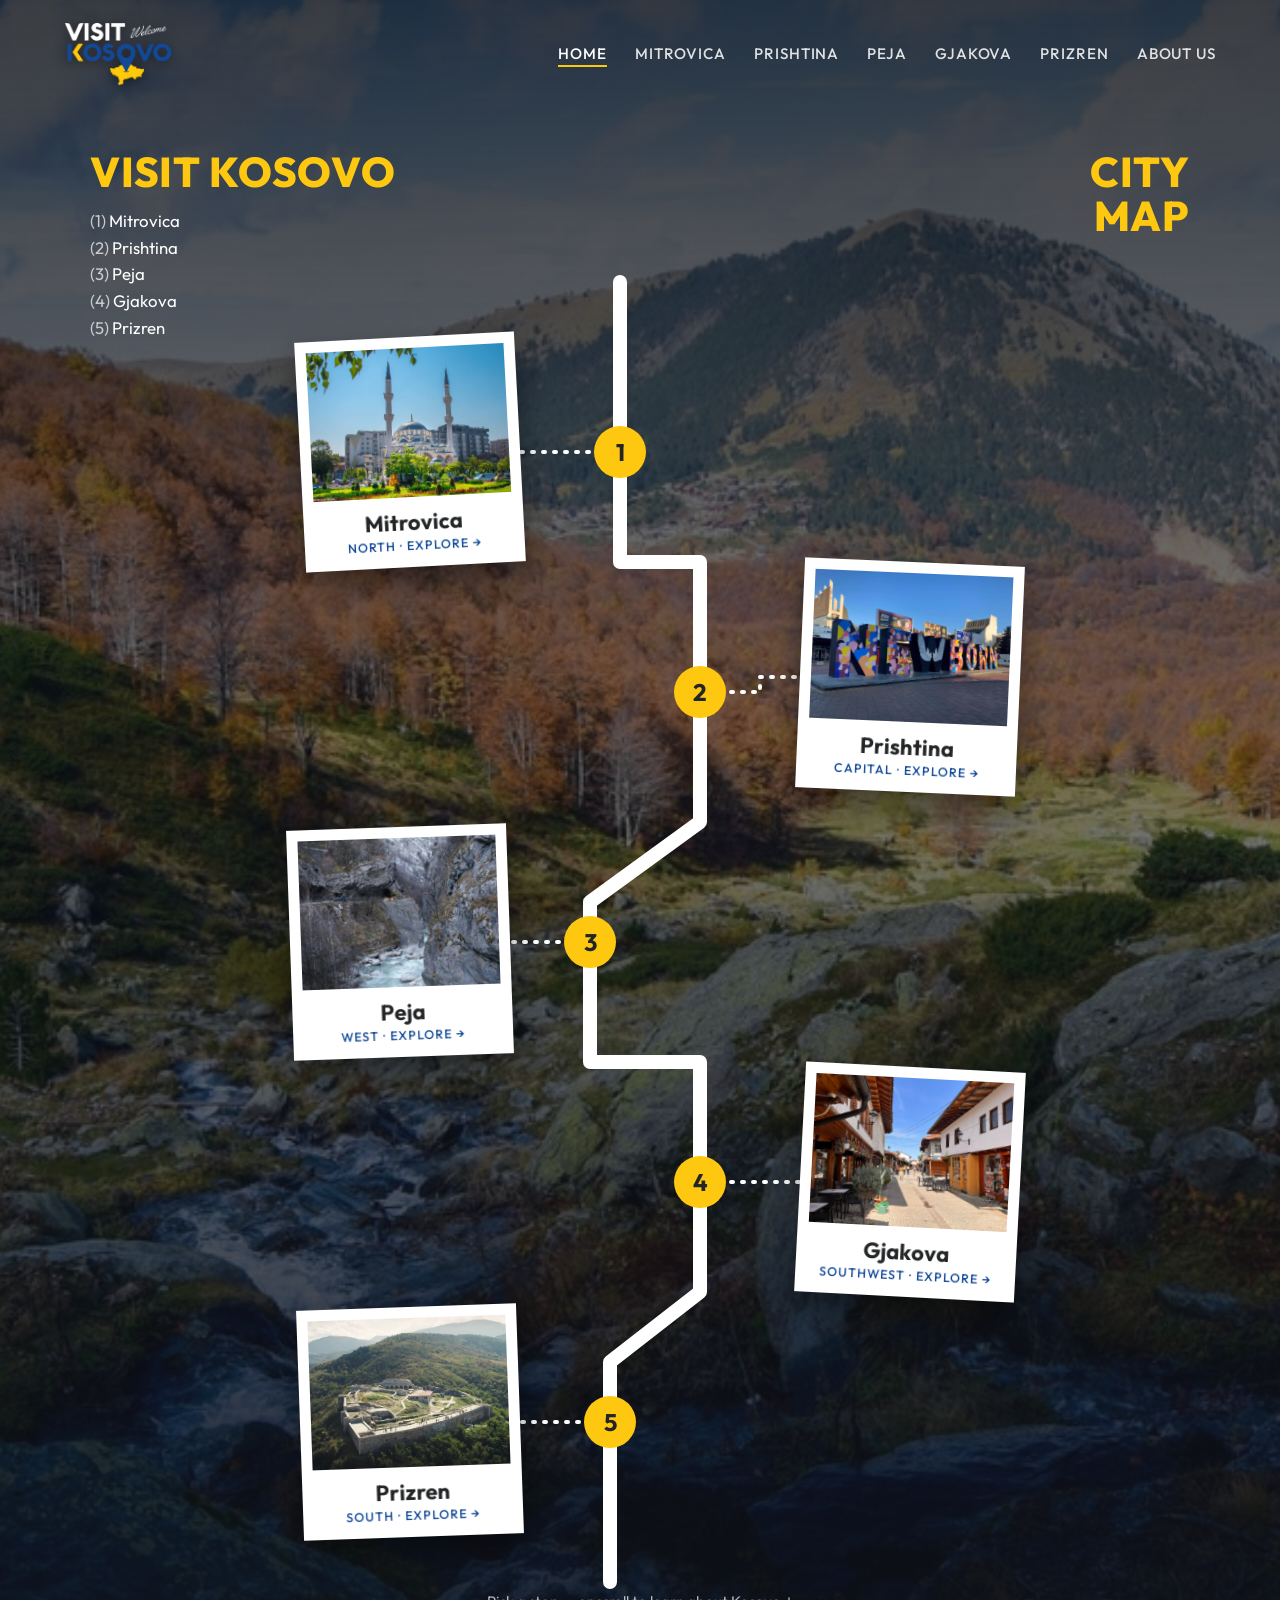
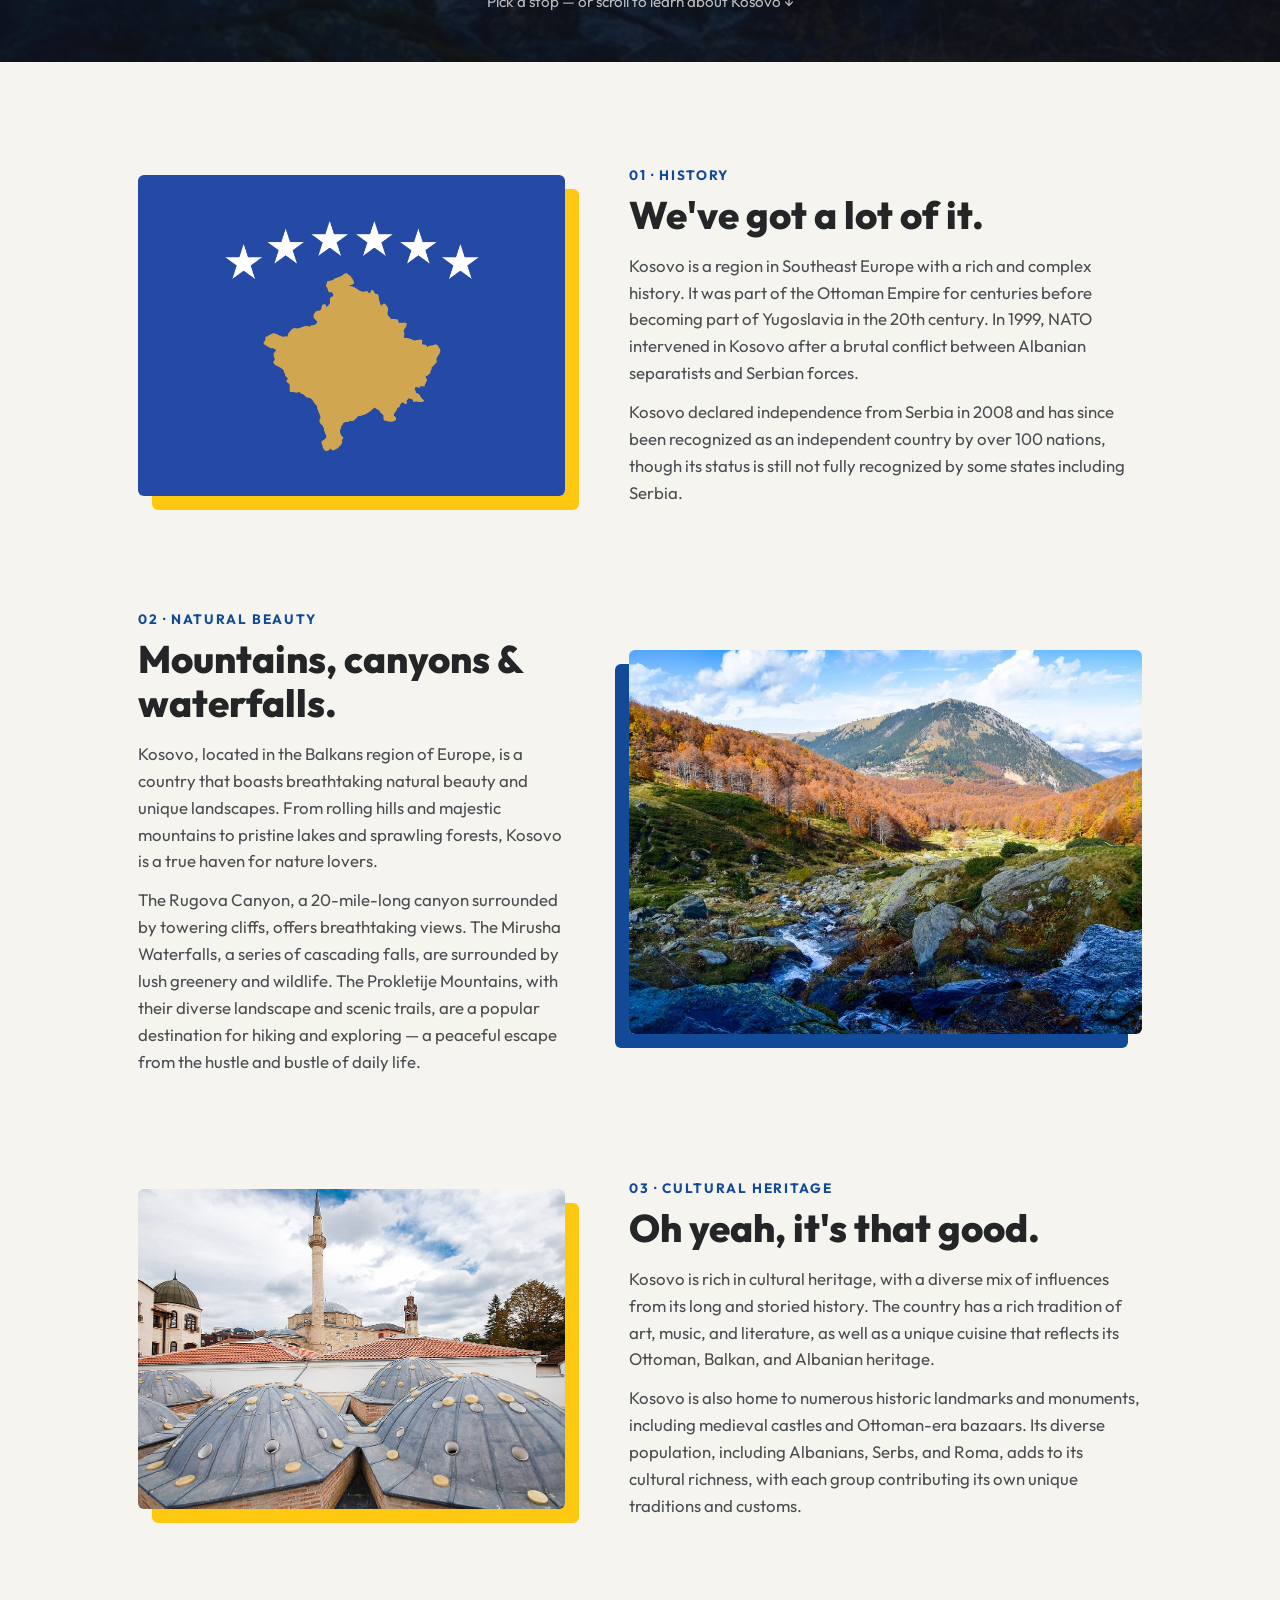
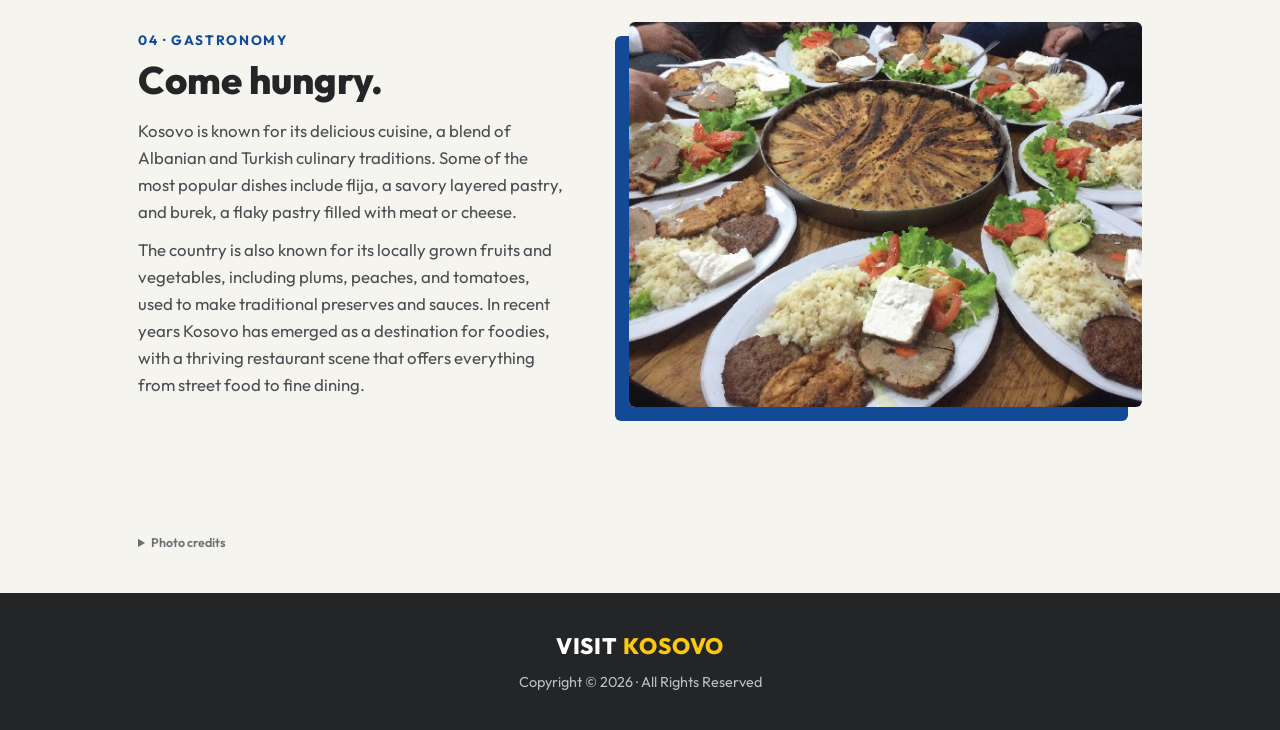
<file: index.html>
<!DOCTYPE html>
<html lang="en">
<head>
  <meta charset="UTF-8">
  <meta name="viewport" content="width=device-width, initial-scale=1.0">
  <title>Visit Kosovo</title>
  <link rel="preconnect" href="https://fonts.googleapis.com">
  <link rel="preconnect" href="https://fonts.gstatic.com" crossorigin>
  <link href="https://fonts.googleapis.com/css2?family=Outfit:wght@400;500;600;700;800&display=swap" rel="stylesheet">
  <link rel="stylesheet" href="site.css">
  <script src="site.js" defer></script>
  <link rel="icon" type="image/png" href="Photos/favicon-32x32.png" sizes="32x32">
</head>
<body>

  <header class="nav">
    <a href="index.html" class="logo"><img src="Photos/logo-light.png" alt="Visit Kosovo &ndash; home"></a>
    <button class="burger" type="button" aria-label="Open menu" aria-expanded="false" aria-controls="menu"><span></span><span></span><span></span></button>
    <nav id="menu">
      <ul>
        <li><a href="index.html" class="active">Home</a></li>
        <li><a href="mitrovica.html">Mitrovica</a></li>
        <li><a href="prishtina.html">Prishtina</a></li>
        <li><a href="peja.html">Peja</a></li>
        <li><a href="gjakova.html">Gjakova</a></li>
        <li><a href="prizren.html">Prizren</a></li>
        <li><a href="aboutus.html">About Us</a></li>
      </ul>
    </nav>
  </header>

  <!-- ============ CITY MAP HERO ============ -->
  <section class="hero">
    <div class="hero-head">
      <div>
        <h1>Visit Kosovo</h1>
        <ol class="legend">
          <li><a href="mitrovica.html">Mitrovica</a></li>
          <li><a href="prishtina.html">Prishtina</a></li>
          <li><a href="peja.html">Peja</a></li>
          <li><a href="gjakova.html">Gjakova</a></li>
          <li><a href="prizren.html">Prizren</a></li>
        </ol>
      </div>
      <p class="hero-tag">City<br>Map</p>
    </div>

    <!-- 1000 x 1280 map: --h on the stage must match the svg viewBox height -->
    <div class="stage" style="--h:1280">
      <svg class="route" viewBox="0 0 1000 1280" aria-hidden="true">
        <!-- the road, north to south -->
        <path class="road" pathLength="1000" d="M480,-20 V260 H560 V520 L450,600 V760 H560 V990 L470,1060 V1280" />
        <!-- dotted connectors pin -> card -->
        <path class="dots" d="M460,150 H380" />
        <path class="dots" d="M580,390 H620 V375 H660" />
        <path class="dots" d="M430,640 H370" />
        <path class="dots" d="M580,880 H660" />
        <path class="dots" d="M450,1120 H380" />
      </svg>

      <div class="stop">
        <span class="pin" style="--px:480; --py:150">1</span>
        <a class="card" href="mitrovica.html" style="--x:160; --y:35; --tilt:-3deg">
          <img src="Photos/Xhamia_e_Mitrovices.JPG" alt="Mosque in Mitrovica">
          <span class="caption">Mitrovica <small>North &middot; Explore &rarr;</small></span>
        </a>
      </div>

      <div class="stop">
        <span class="pin" style="--px:560; --py:390">2</span>
        <a class="card" href="prishtina.html" style="--x:660; --y:260; --tilt:2.5deg">
          <img src="Photos/newborn.jpg" alt="The Newborn monument in Prishtina">
          <span class="caption">Prishtina <small>Capital &middot; Explore &rarr;</small></span>
        </a>
      </div>

      <div class="stop">
        <span class="pin" style="--px:450; --py:640">3</span>
        <a class="card" href="peja.html" style="--x:150; --y:525; --tilt:-2deg">
          <img src="Photos/peja-rugova.jpg" alt="The Rugova Canyon near Peja">
          <span class="caption">Peja <small>West &middot; Explore &rarr;</small></span>
        </a>
      </div>

      <div class="stop">
        <span class="pin" style="--px:560; --py:880">4</span>
        <a class="card" href="gjakova.html" style="--x:660; --y:765; --tilt:3deg">
          <img src="Photos/gjakova-bazaar.jpg" alt="A street in the Old Bazaar of Gjakova">
          <span class="caption">Gjakova <small>Southwest &middot; Explore &rarr;</small></span>
        </a>
      </div>

      <div class="stop">
        <span class="pin" style="--px:470; --py:1120">5</span>
        <a class="card" href="prizren.html" style="--x:160; --y:1005; --tilt:-2deg">
          <img src="Photos/kaleja.jpg" alt="Prizren Fortress above the city">
          <span class="caption">Prizren <small>South &middot; Explore &rarr;</small></span>
        </a>
      </div>
    </div>

    <p class="scroll-hint">Pick a stop &mdash; or <a href="#about">scroll to learn about Kosovo &darr;</a></p>
  </section>

  <!-- ============ ABOUT KOSOVO ============ -->
  <main class="features" id="about">

    <article class="feature">
      <img src="Photos/Fla.png" alt="Flag of Kosovo">
      <div>
        <p class="eyebrow">01 &middot; History</p>
        <h2>We've got a lot of it.</h2>
        <p>Kosovo is a region in Southeast Europe with a rich and complex history. It was part of the Ottoman Empire for centuries before becoming part of Yugoslavia in the 20th century. In 1999, NATO intervened in Kosovo after a brutal conflict between Albanian separatists and Serbian forces.</p>
        <p>Kosovo declared independence from Serbia in 2008 and has since been recognized as an independent country by over 100 nations, though its status is still not fully recognized by some states including Serbia.</p>
      </div>
    </article>

    <article class="feature reverse">
      <img src="Photos/kosovo-5716101672_orig.jpg" alt="Autumn forest and mountains in Kosovo">
      <div>
        <p class="eyebrow">02 &middot; Natural Beauty</p>
        <h2>Mountains, canyons &amp; waterfalls.</h2>
        <p>Kosovo, located in the Balkans region of Europe, is a country that boasts breathtaking natural beauty and unique landscapes. From rolling hills and majestic mountains to pristine lakes and sprawling forests, Kosovo is a true haven for nature lovers.</p>
        <p>The Rugova Canyon, a 20-mile-long canyon surrounded by towering cliffs, offers breathtaking views. The Mirusha Waterfalls, a series of cascading falls, are surrounded by lush greenery and wildlife. The Prokletije Mountains, with their diverse landscape and scenic trails, are a popular destination for hiking and exploring &mdash; a peaceful escape from the hustle and bustle of daily life.</p>
      </div>
    </article>

    <article class="feature">
      <img src="Photos/HAMAM.jpg" alt="Prishtina and the Great Hamam">
      <div>
        <p class="eyebrow">03 &middot; Cultural Heritage</p>
        <h2>Oh yeah, it's that good.</h2>
        <p>Kosovo is rich in cultural heritage, with a diverse mix of influences from its long and storied history. The country has a rich tradition of art, music, and literature, as well as a unique cuisine that reflects its Ottoman, Balkan, and Albanian heritage.</p>
        <p>Kosovo is also home to numerous historic landmarks and monuments, including medieval castles and Ottoman-era bazaars. Its diverse population, including Albanians, Serbs, and Roma, adds to its cultural richness, with each group contributing its own unique traditions and customs.</p>
      </div>
    </article>

    <article class="feature reverse">
      <img src="Photos/food.jpg" alt="Traditional Kosovar food">
      <div>
        <p class="eyebrow">04 &middot; Gastronomy</p>
        <h2>Come hungry.</h2>
        <p>Kosovo is known for its delicious cuisine, a blend of Albanian and Turkish culinary traditions. Some of the most popular dishes include flija, a savory layered pastry, and burek, a flaky pastry filled with meat or cheese.</p>
        <p>The country is also known for its locally grown fruits and vegetables, including plums, peaches, and tomatoes, used to make traditional preserves and sauces. In recent years Kosovo has emerged as a destination for foodies, with a thriving restaurant scene that offers everything from street food to fine dining.</p>
      </div>
    </article>

  </main>

  <details class="credits">
    <summary>Photo credits</summary>
    <ul>
      <li><a href="https://commons.wikimedia.org/wiki/File:Rugova_canyon_(WPWTR17).jpg" target="_blank" rel="noopener">Rugova canyon (WPWTR17)</a> &mdash; Albinfo, <a href="https://creativecommons.org/licenses/by/4.0" target="_blank" rel="noopener">CC BY 4.0</a></li>
      <li><a href="https://commons.wikimedia.org/wiki/File:Street_in_the_Old_Bazaar_of_Gjakova,_2025.jpg" target="_blank" rel="noopener">Street in the Old Bazaar of Gjakova, 2025</a> &mdash; Bdx, <a href="http://creativecommons.org/publicdomain/zero/1.0/deed.en" target="_blank" rel="noopener">CC0</a></li>
    </ul>
    <p>These photos are from Wikimedia Commons and are used under the licences shown.</p>
  </details>

  <footer class="footer">
    <a href="index.html" class="brand">Visit <span>Kosovo</span></a>
    <p>Copyright &copy; 2026 &middot; All Rights Reserved</p>
  </footer>

</body>
</html>
</file>
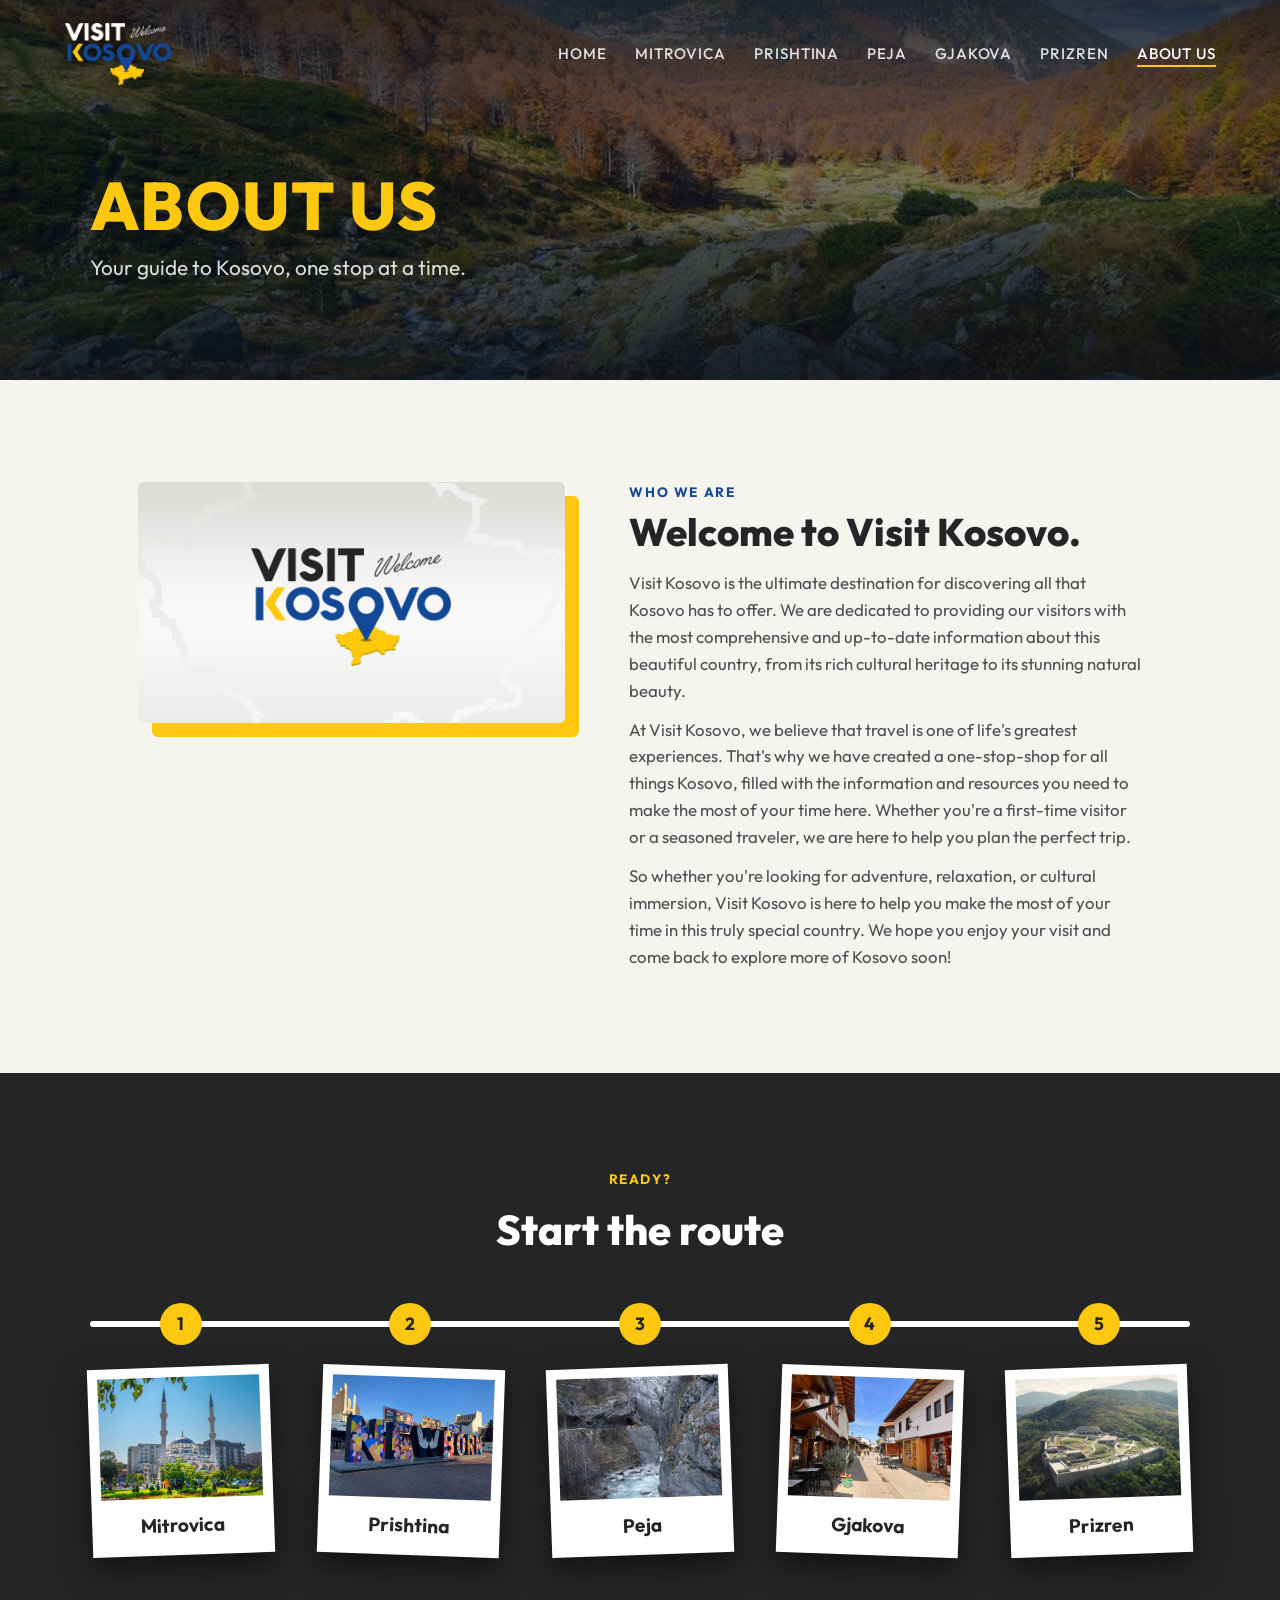
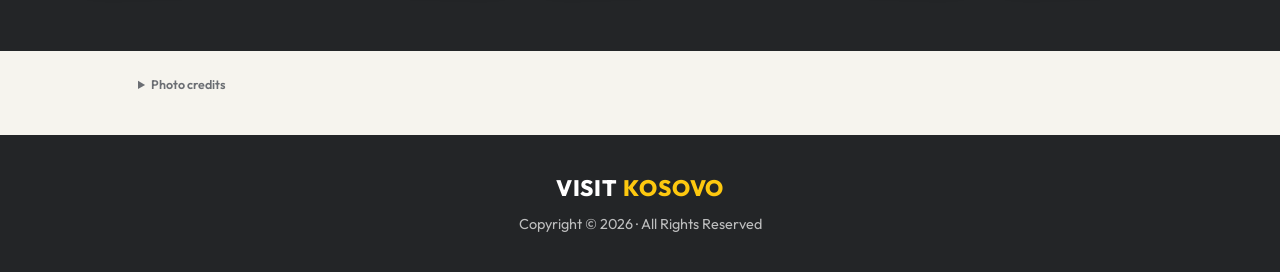
<file: aboutus.html>
<!DOCTYPE html>
<html lang="en">
<head>
  <meta charset="UTF-8">
  <meta name="viewport" content="width=device-width, initial-scale=1.0">
  <title>About Us | Visit Kosovo</title>
  <link rel="preconnect" href="https://fonts.googleapis.com">
  <link rel="preconnect" href="https://fonts.gstatic.com" crossorigin>
  <link href="https://fonts.googleapis.com/css2?family=Outfit:wght@400;500;600;700;800&display=swap" rel="stylesheet">
  <link rel="stylesheet" href="site.css">
  <script src="site.js" defer></script>
  <link rel="icon" type="image/png" href="Photos/favicon-32x32.png" sizes="32x32">
</head>
<body>

  <header class="nav">
    <a href="index.html" class="logo"><img src="Photos/logo-light.png" alt="Visit Kosovo &ndash; home"></a>
    <button class="burger" type="button" aria-label="Open menu" aria-expanded="false" aria-controls="menu"><span></span><span></span><span></span></button>
    <nav id="menu">
      <ul>
        <li><a href="index.html">Home</a></li>
        <li><a href="mitrovica.html">Mitrovica</a></li>
        <li><a href="prishtina.html">Prishtina</a></li>
        <li><a href="peja.html">Peja</a></li>
        <li><a href="gjakova.html">Gjakova</a></li>
        <li><a href="prizren.html">Prizren</a></li>
        <li><a href="aboutus.html" class="active">About Us</a></li>
      </ul>
    </nav>
  </header>

  <section class="hero hero-short">
    <div class="hero-head">
      <div>
        <h1>About Us</h1>
        <p class="hero-sub">Your guide to Kosovo, one stop at a time.</p>
      </div>
    </div>
  </section>

  <main class="features">
    <article class="feature about">
      <img src="Photos/vizitkosova.png" alt="Visit Kosovo logo">
      <div>
        <p class="eyebrow">Who we are</p>
        <h2>Welcome to Visit Kosovo.</h2>
        <p>Visit Kosovo is the ultimate destination for discovering all that Kosovo has to offer. We are dedicated to providing our visitors with the most comprehensive and up-to-date information about this beautiful country, from its rich cultural heritage to its stunning natural beauty.</p>
        <p>At Visit Kosovo, we believe that travel is one of life's greatest experiences. That's why we have created a one-stop-shop for all things Kosovo, filled with the information and resources you need to make the most of your time here. Whether you're a first-time visitor or a seasoned traveler, we are here to help you plan the perfect trip.</p>
        <p>So whether you're looking for adventure, relaxation, or cultural immersion, Visit Kosovo is here to help you make the most of your time in this truly special country. We hope you enjoy your visit and come back to explore more of Kosovo soon!</p>
      </div>
    </article>
  </main>

  <!-- ============ START THE ROUTE ============ -->
  <section class="strip-wrap">
    <p class="eyebrow">Ready?</p>
    <h2>Start the route</h2>
    <div class="strip">
      <a class="mini" href="mitrovica.html">
        <span class="num">1</span>
        <span class="polaroid"><img src="Photos/Xhamia_e_Mitrovices.JPG" alt="Mosque in Mitrovica"><span>Mitrovica</span></span>
      </a>
      <a class="mini" href="prishtina.html">
        <span class="num">2</span>
        <span class="polaroid"><img src="Photos/newborn.jpg" alt="The Newborn monument in Prishtina"><span>Prishtina</span></span>
      </a>
      <a class="mini" href="peja.html">
        <span class="num">3</span>
        <span class="polaroid"><img src="Photos/peja-rugova.jpg" alt="The Rugova Canyon near Peja"><span>Peja</span></span>
      </a>
      <a class="mini" href="gjakova.html">
        <span class="num">4</span>
        <span class="polaroid"><img src="Photos/gjakova-bazaar.jpg" alt="A street in the Old Bazaar of Gjakova"><span>Gjakova</span></span>
      </a>
      <a class="mini" href="prizren.html">
        <span class="num">5</span>
        <span class="polaroid"><img src="Photos/kaleja.jpg" alt="Prizren Fortress"><span>Prizren</span></span>
      </a>
    </div>
  </section>

  <details class="credits">
    <summary>Photo credits</summary>
    <ul>
      <li><a href="https://commons.wikimedia.org/wiki/File:Rugova_canyon_(WPWTR17).jpg" target="_blank" rel="noopener">Rugova canyon (WPWTR17)</a> &mdash; Albinfo, <a href="https://creativecommons.org/licenses/by/4.0" target="_blank" rel="noopener">CC BY 4.0</a></li>
      <li><a href="https://commons.wikimedia.org/wiki/File:Street_in_the_Old_Bazaar_of_Gjakova,_2025.jpg" target="_blank" rel="noopener">Street in the Old Bazaar of Gjakova, 2025</a> &mdash; Bdx, <a href="http://creativecommons.org/publicdomain/zero/1.0/deed.en" target="_blank" rel="noopener">CC0</a></li>
    </ul>
    <p>These photos are from Wikimedia Commons and are used under the licences shown.</p>
  </details>

  <footer class="footer">
    <a href="index.html" class="brand">Visit <span>Kosovo</span></a>
    <p>Copyright &copy; 2026 &middot; All Rights Reserved</p>
  </footer>

</body>
</html>
</file>
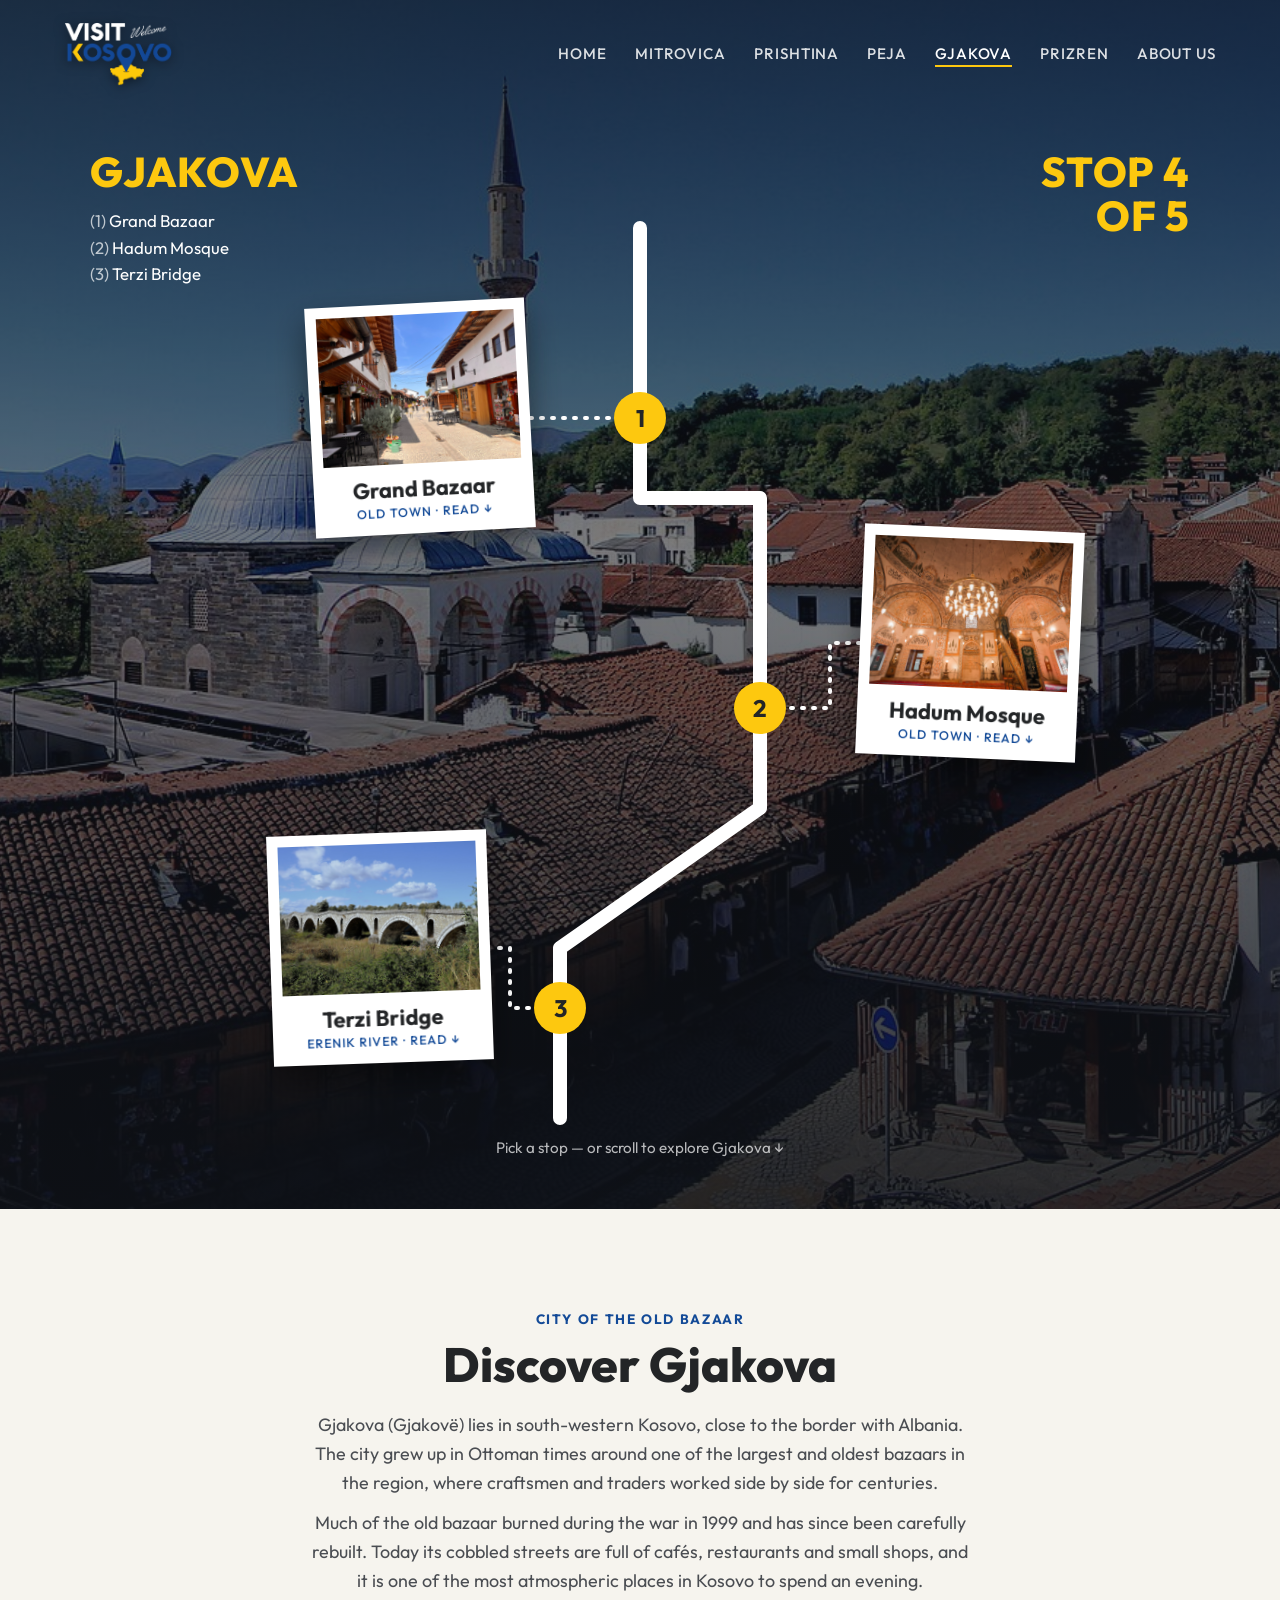
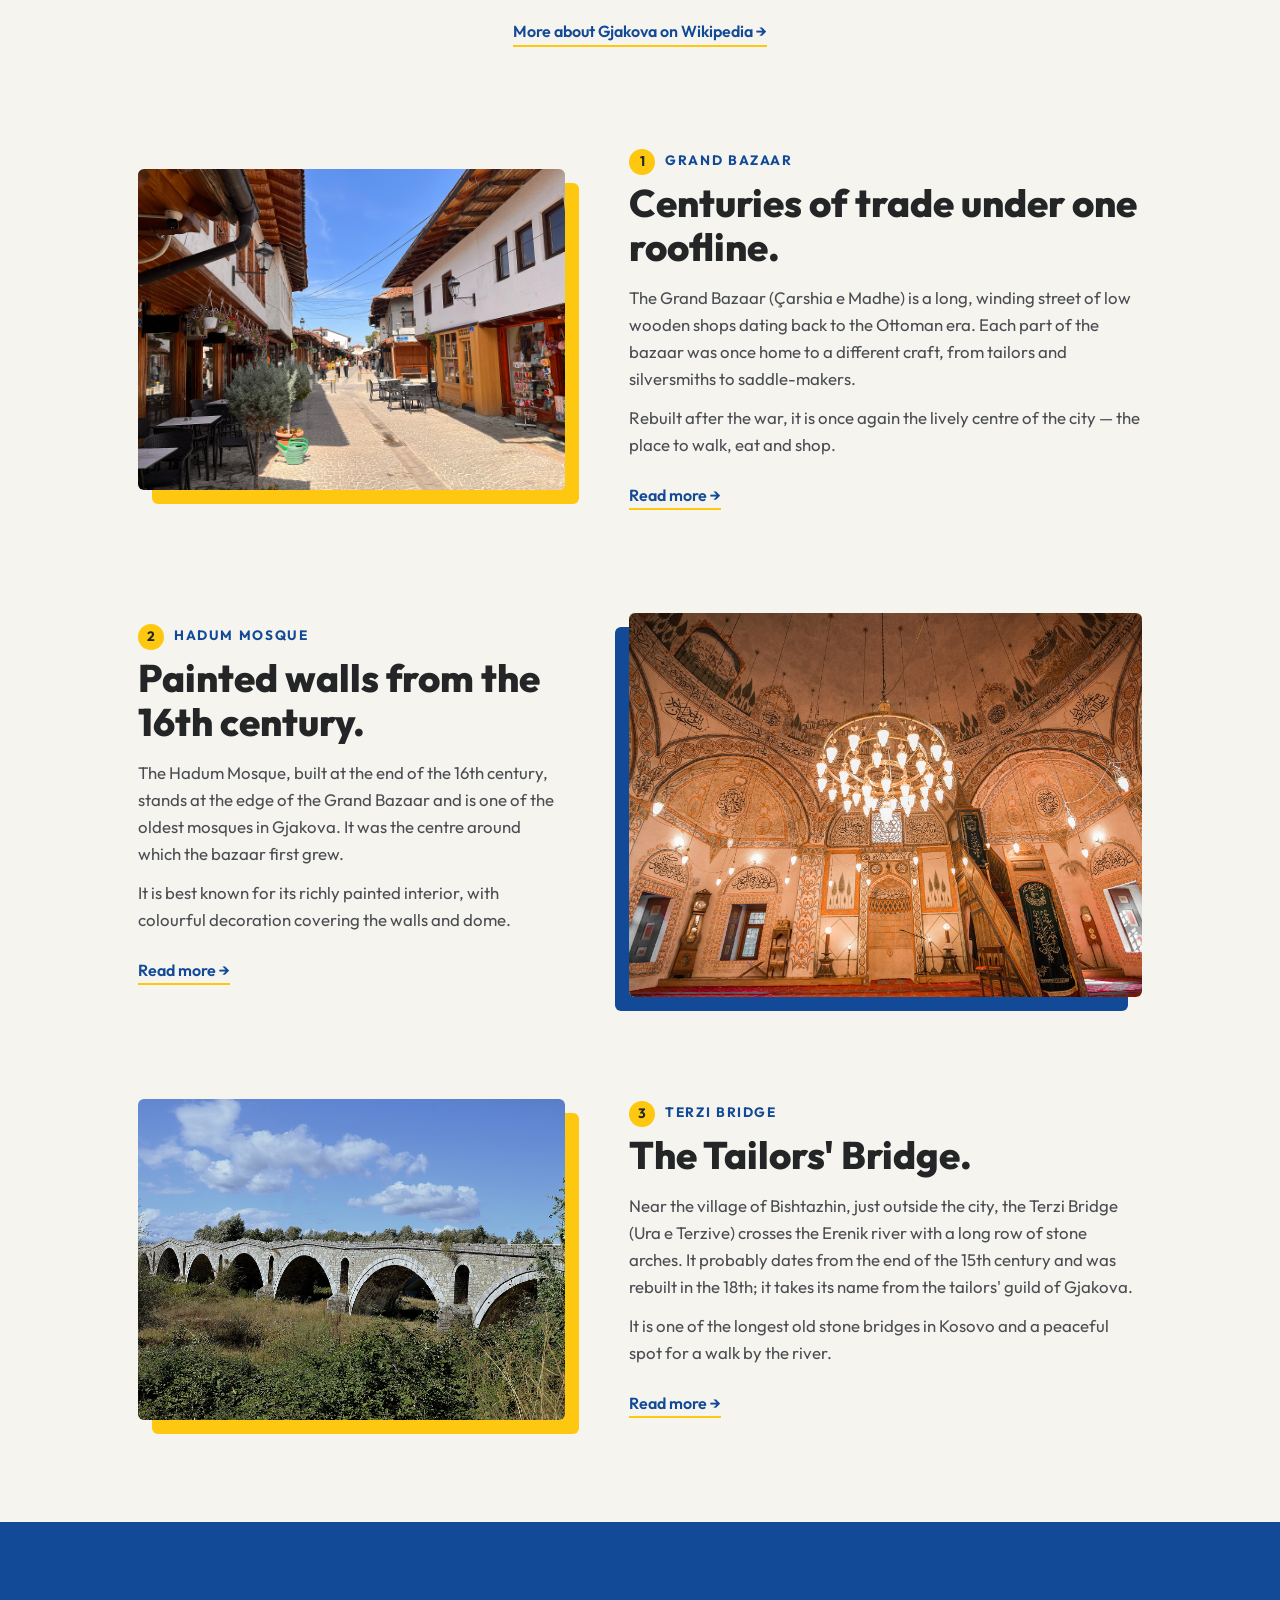
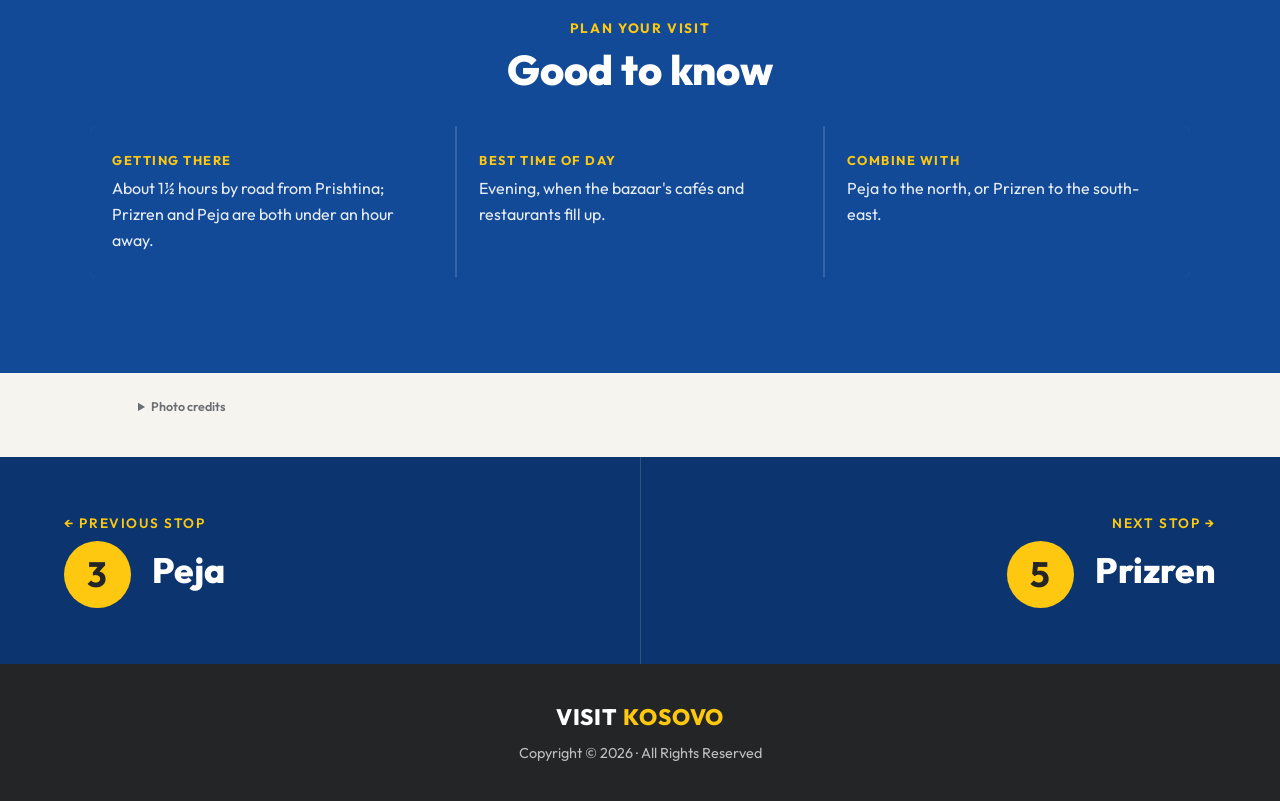
<file: gjakova.html>
<!DOCTYPE html>
<html lang="en">
<head>
  <meta charset="UTF-8">
  <meta name="viewport" content="width=device-width, initial-scale=1.0">
  <title>Gjakova | Visit Kosovo</title>
  <link rel="preconnect" href="https://fonts.googleapis.com">
  <link rel="preconnect" href="https://fonts.gstatic.com" crossorigin>
  <link href="https://fonts.googleapis.com/css2?family=Outfit:wght@400;500;600;700;800&display=swap" rel="stylesheet">
  <link rel="stylesheet" href="site.css">
  <script src="site.js" defer></script>
  <link rel="icon" type="image/png" href="Photos/favicon-32x32.png" sizes="32x32">
</head>
<body>

  <header class="nav">
    <a href="index.html" class="logo"><img src="Photos/logo-light.png" alt="Visit Kosovo &ndash; home"></a>
    <button class="burger" type="button" aria-label="Open menu" aria-expanded="false" aria-controls="menu"><span></span><span></span><span></span></button>
    <nav id="menu">
      <ul>
        <li><a href="index.html">Home</a></li>
        <li><a href="mitrovica.html">Mitrovica</a></li>
        <li><a href="prishtina.html">Prishtina</a></li>
        <li><a href="peja.html">Peja</a></li>
        <li><a href="gjakova.html" class="active">Gjakova</a></li>
        <li><a href="prizren.html">Prizren</a></li>
        <li><a href="aboutus.html">About Us</a></li>
      </ul>
    </nav>
  </header>


  <!-- ============ CITY MAP HERO ============ -->
  <section class="hero" style="--hero-img: url('Photos/gjakova-panorama.jpg')">
    <div class="hero-head">
      <div>
        <h1>Gjakova</h1>
        <ol class="legend">
          <li><a href="#bazaar">Grand Bazaar</a></li>
          <li><a href="#hadum">Hadum Mosque</a></li>
          <li><a href="#terzi">Terzi Bridge</a></li>
        </ol>
      </div>
      <p class="hero-tag">Stop 4<br>of 5</p>
    </div>

    <div class="stage">
      <svg class="route" viewBox="0 0 1000 880" aria-hidden="true">
        <path class="road" pathLength="1000" d="M500,-20 V250 H620 V560 L420,700 V870" />
        <path class="dots" d="M480,170 H390" />
        <path class="dots" d="M640,460 H690 V395 H720" />
        <path class="dots" d="M400,760 H370 V700 H350" />
      </svg>

      <div class="stop">
        <span class="pin" style="--px:500; --py:170">1</span>
        <a class="card" href="#bazaar" style="--x:170; --y:55; --tilt:-3deg">
          <img src="Photos/gjakova-bazaar.jpg" alt="A street in the Grand Bazaar of Gjakova">
          <span class="caption">Grand Bazaar <small>Old Town &middot; Read &darr;</small></span>
        </a>
      </div>

      <div class="stop">
        <span class="pin" style="--px:620; --py:460">2</span>
        <a class="card" href="#hadum" style="--x:720; --y:280; --tilt:2.5deg">
          <img src="Photos/gjakova-hadum.jpg" alt="The painted interior of the Hadum Mosque">
          <span class="caption">Hadum Mosque <small>Old Town &middot; Read &darr;</small></span>
        </a>
      </div>

      <div class="stop">
        <span class="pin" style="--px:420; --py:760">3</span>
        <a class="card" href="#terzi" style="--x:130; --y:585; --tilt:-2deg">
          <img src="Photos/gjakova-terzi.jpg" alt="The arches of the Terzi Bridge">
          <span class="caption">Terzi Bridge <small>Erenik river &middot; Read &darr;</small></span>
        </a>
      </div>
    </div>

    <p class="scroll-hint">Pick a stop &mdash; or <a href="#intro">scroll to explore Gjakova &darr;</a></p>
  </section>

  <!-- ============ INTRO ============ -->
  <section class="intro" id="intro">
    <p class="eyebrow">City of the old bazaar</p>
    <h2>Discover Gjakova</h2>
    <p>Gjakova (Gjakov&euml;) lies in south-western Kosovo, close to the border with Albania. The city grew up in Ottoman times around one of the largest and oldest bazaars in the region, where craftsmen and traders worked side by side for centuries.</p>
    <p>Much of the old bazaar burned during the war in 1999 and has since been carefully rebuilt. Today its cobbled streets are full of caf&eacute;s, restaurants and small shops, and it is one of the most atmospheric places in Kosovo to spend an evening.</p>
    <a class="more" href="https://en.wikipedia.org/wiki/Gjakova" target="_blank" rel="noopener">More about Gjakova on Wikipedia &rarr;</a>
  </section>

  <!-- ============ SIGHTS ============ -->
  <main class="features">

    <article class="feature" id="bazaar">
      <img src="Photos/gjakova-bazaar.jpg" alt="A street in the Grand Bazaar of Gjakova">
      <div>
        <p class="eyebrow"><span class="num">1</span> Grand Bazaar</p>
        <h2>Centuries of trade under one roofline.</h2>
        <p>The Grand Bazaar (&Ccedil;arshia e Madhe) is a long, winding street of low wooden shops dating back to the Ottoman era. Each part of the bazaar was once home to a different craft, from tailors and silversmiths to saddle-makers.</p>
        <p>Rebuilt after the war, it is once again the lively centre of the city &mdash; the place to walk, eat and shop.</p>
        <a class="more" href="https://en.wikipedia.org/wiki/Old_Bazaar,_Gjakova" target="_blank" rel="noopener">Read more &rarr;</a>
      </div>
    </article>

    <article class="feature reverse" id="hadum">
      <img src="Photos/gjakova-hadum.jpg" alt="The painted interior of the Hadum Mosque">
      <div>
        <p class="eyebrow"><span class="num">2</span> Hadum Mosque</p>
        <h2>Painted walls from the 16th century.</h2>
        <p>The Hadum Mosque, built at the end of the 16th century, stands at the edge of the Grand Bazaar and is one of the oldest mosques in Gjakova. It was the centre around which the bazaar first grew.</p>
        <p>It is best known for its richly painted interior, with colourful decoration covering the walls and dome.</p>
        <a class="more" href="https://en.wikipedia.org/wiki/Hadum_Mosque" target="_blank" rel="noopener">Read more &rarr;</a>
      </div>
    </article>

    <article class="feature" id="terzi">
      <img src="Photos/gjakova-terzi.jpg" alt="The arches of the Terzi Bridge">
      <div>
        <p class="eyebrow"><span class="num">3</span> Terzi Bridge</p>
        <h2>The Tailors' Bridge.</h2>
        <p>Near the village of Bishtazhin, just outside the city, the Terzi Bridge (Ura e Terzive) crosses the Erenik river with a long row of stone arches. It probably dates from the end of the 15th century and was rebuilt in the 18th; it takes its name from the tailors' guild of Gjakova.</p>
        <p>It is one of the longest old stone bridges in Kosovo and a peaceful spot for a walk by the river.</p>
        <a class="more" href="https://en.wikipedia.org/wiki/Terzi_Bridge" target="_blank" rel="noopener">Read more &rarr;</a>
      </div>
    </article>

  </main>

  <!-- ============ GOOD TO KNOW ============ -->
  <section class="facts-wrap">
    <div class="section-head">
      <p class="eyebrow">Plan your visit</p>
      <h2>Good to know</h2>
    </div>
    <ul class="facts">
      <li><strong>Getting there</strong><span>About 1&frac12; hours by road from Prishtina; Prizren and Peja are both under an hour away.</span></li>
      <li><strong>Best time of day</strong><span>Evening, when the bazaar's caf&eacute;s and restaurants fill up.</span></li>
      <li><strong>Combine with</strong><span>Peja to the north, or Prizren to the south-east.</span></li>
    </ul>
  </section>

  <details class="credits">
    <summary>Photo credits</summary>
    <ul>
      <li><a href="https://commons.wikimedia.org/wiki/File:Gjakova_-_%C3%87arshia_e_Madhe_-_Big_Baazar_Panorama.JPG" target="_blank" rel="noopener">Gjakova - &Ccedil;arshia e Madhe - Big Baazar Panorama</a> &mdash; Shk&euml;lzen Rexha (Valed Promotion), <a href="https://creativecommons.org/licenses/by-sa/3.0" target="_blank" rel="noopener">CC BY-SA 3.0</a></li>
      <li><a href="https://commons.wikimedia.org/wiki/File:Street_in_the_Old_Bazaar_of_Gjakova,_2025.jpg" target="_blank" rel="noopener">Street in the Old Bazaar of Gjakova, 2025</a> &mdash; Bdx, <a href="http://creativecommons.org/publicdomain/zero/1.0/deed.en" target="_blank" rel="noopener">CC0</a></li>
      <li><a href="https://commons.wikimedia.org/wiki/File:The_Hadumi_Mosque_in_Gjakova.jpg" target="_blank" rel="noopener">The Hadumi Mosque in Gjakova</a> &mdash; Bujar Gashii, <a href="https://creativecommons.org/licenses/by-sa/4.0" target="_blank" rel="noopener">CC BY-SA 4.0</a></li>
      <li><a href="https://commons.wikimedia.org/wiki/File:Ura_e_Terzive.jpg" target="_blank" rel="noopener">Ura e Terzive</a> &mdash; Gashi Bujar, <a href="https://creativecommons.org/licenses/by-sa/4.0" target="_blank" rel="noopener">CC BY-SA 4.0</a></li>
    </ul>
    <p>These photos are from Wikimedia Commons and are used under the licences shown.</p>
  </details>

  <!-- ============ CONTINUE THE ROUTE ============ -->
  <nav class="next-stops" aria-label="Other cities">
    <a href="peja.html" class="prev">
      <span class="dir">&larr; Previous stop</span>
      <span class="city"><span class="num">3</span> Peja</span>
    </a>
    <a href="prizren.html" class="next">
      <span class="dir">Next stop &rarr;</span>
      <span class="city"><span class="num">5</span> Prizren</span>
    </a>
  </nav>

  <footer class="footer">
    <a href="index.html" class="brand">Visit <span>Kosovo</span></a>
    <p>Copyright &copy; 2026 &middot; All Rights Reserved</p>
  </footer>

</body>
</html>
</file>
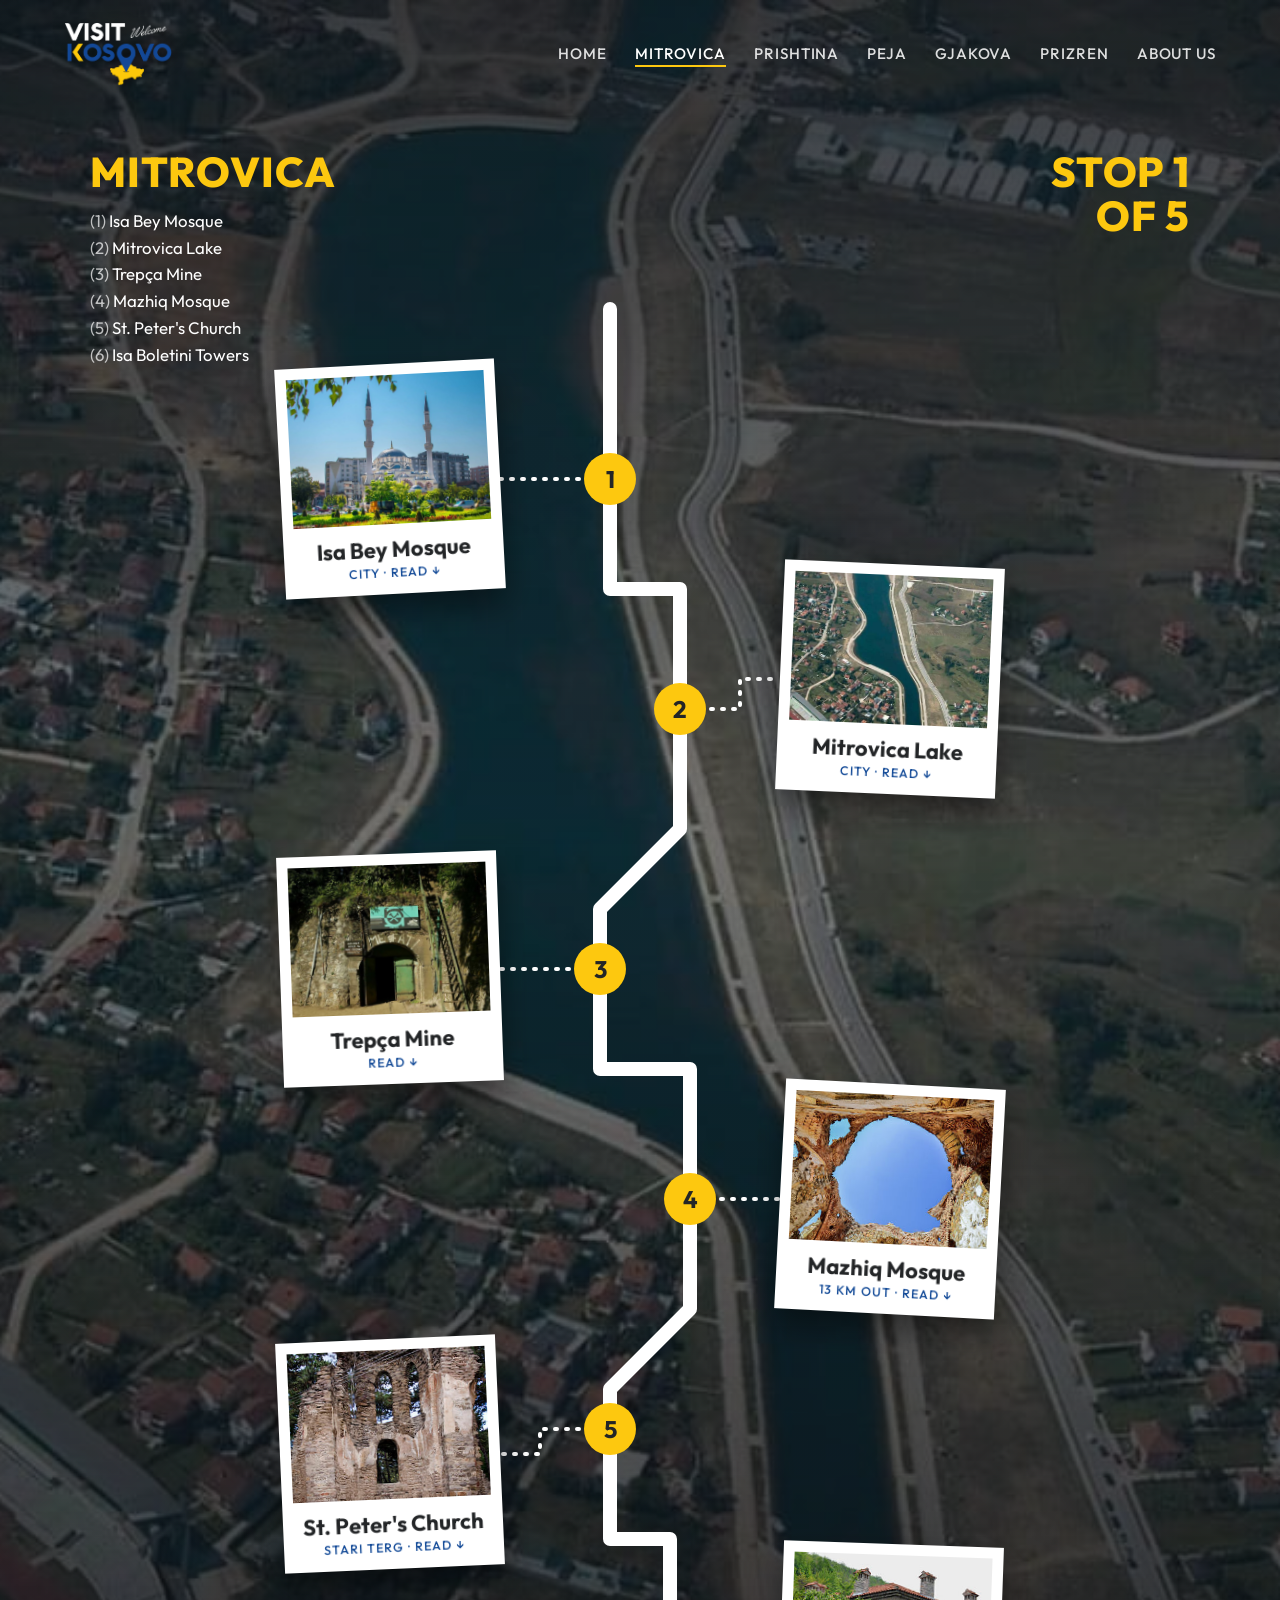
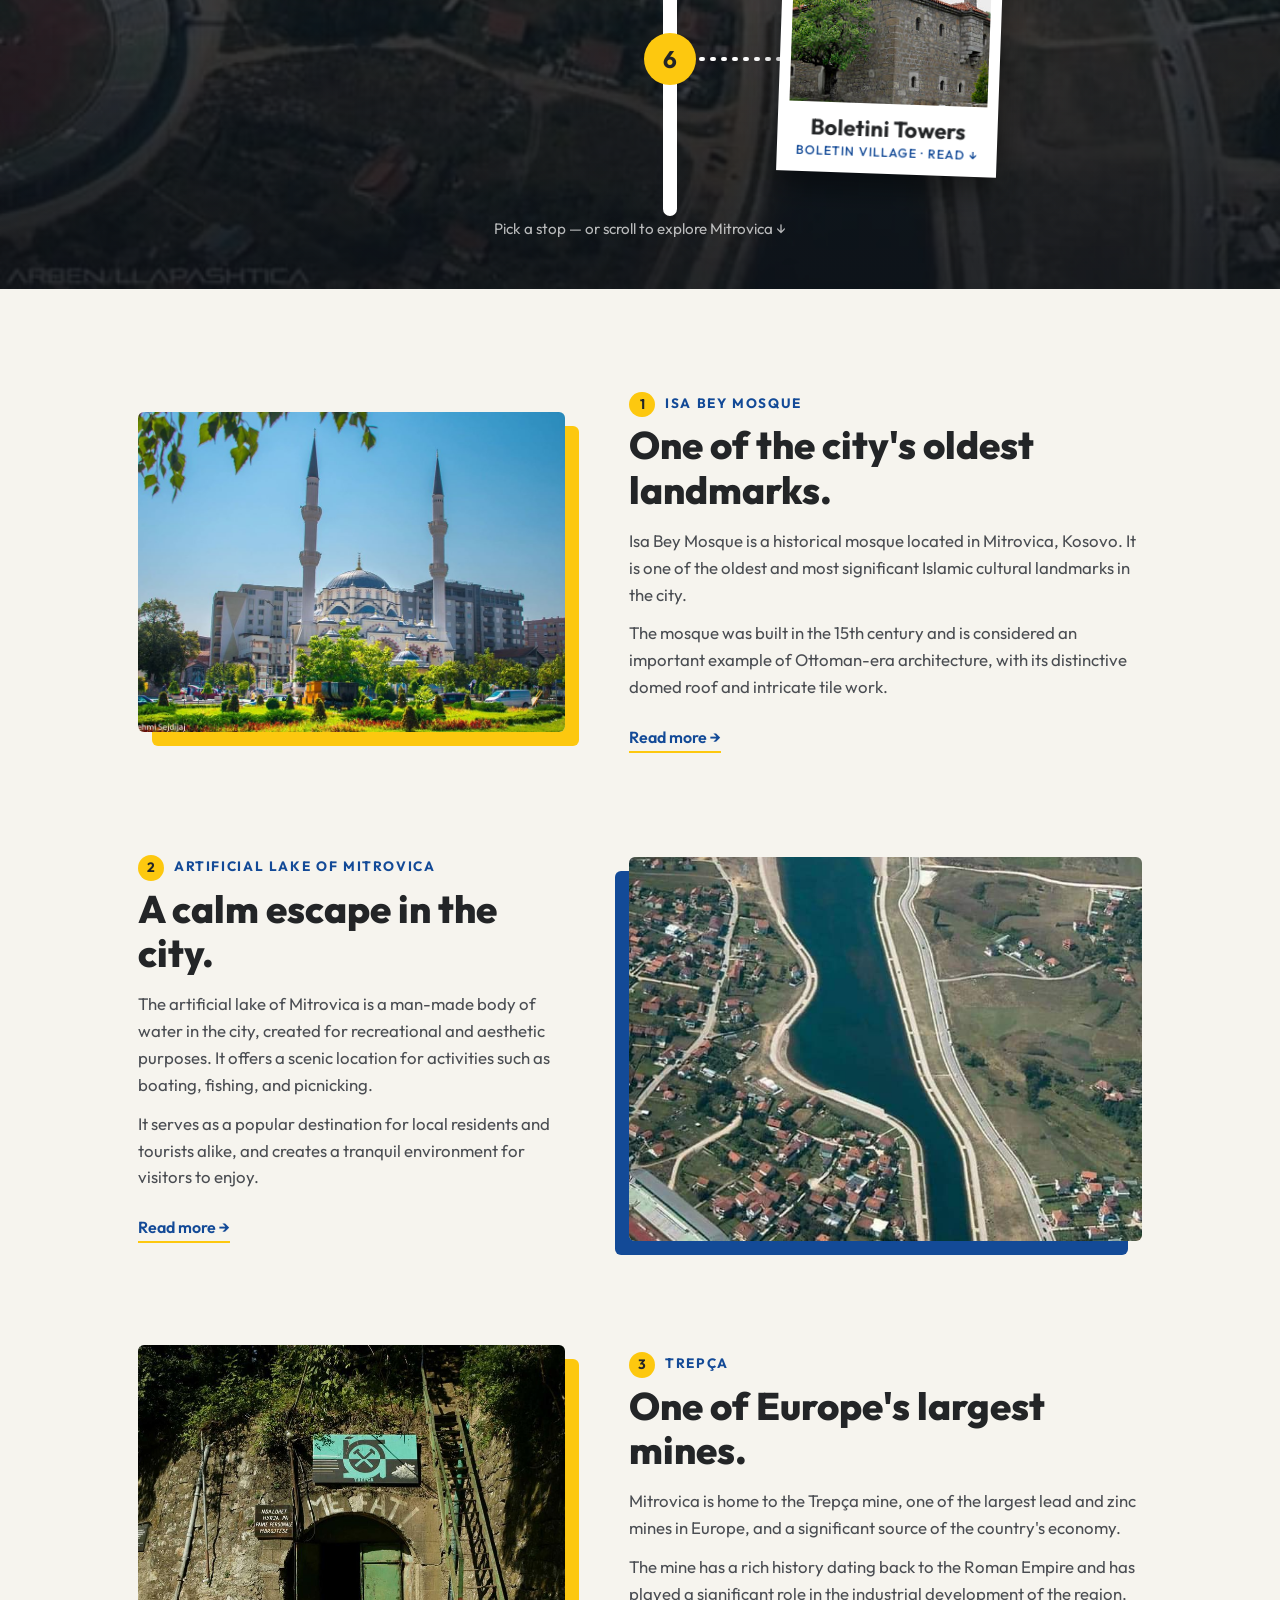
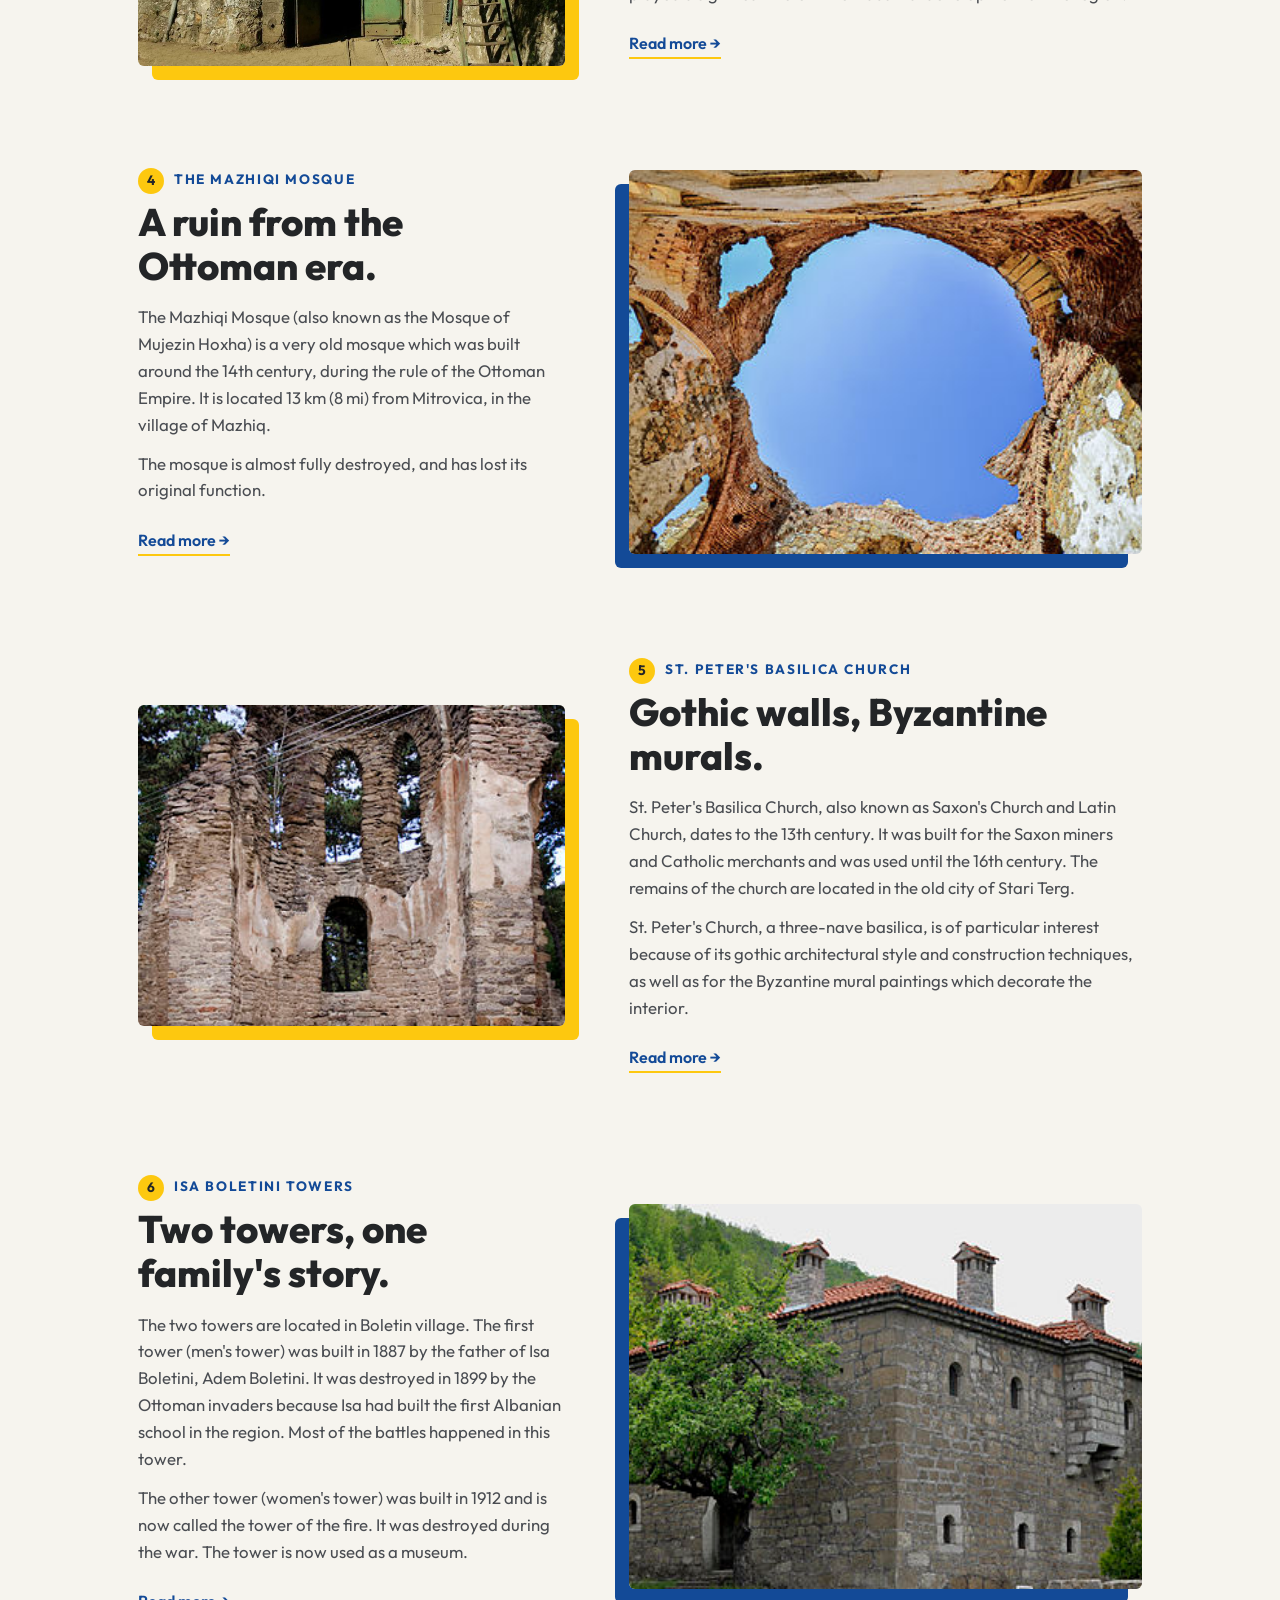
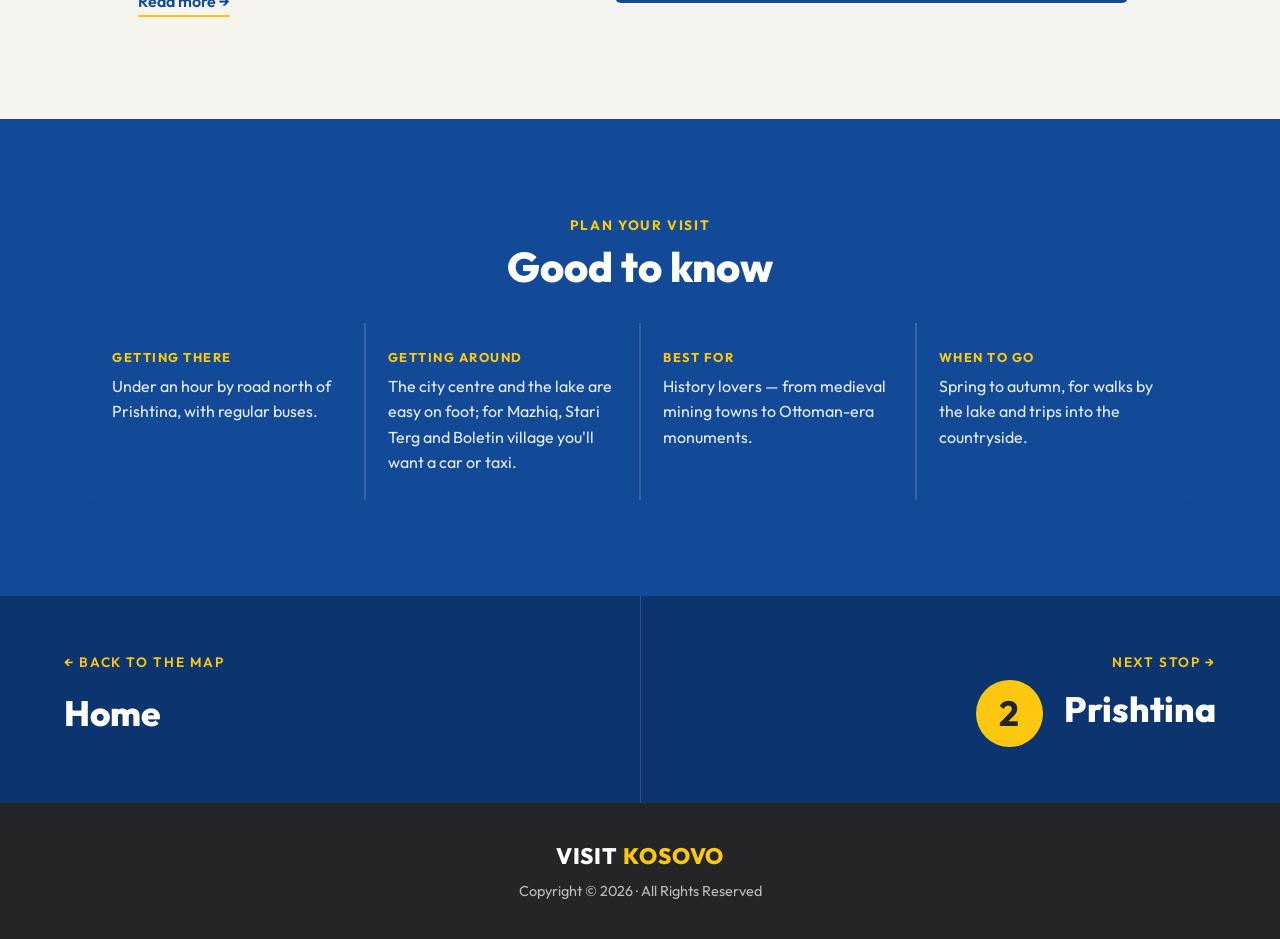
<file: mitrovica.html>
<!DOCTYPE html>
<html lang="en">
<head>
  <meta charset="UTF-8">
  <meta name="viewport" content="width=device-width, initial-scale=1.0">
  <title>Mitrovica | Visit Kosovo</title>
  <link rel="preconnect" href="https://fonts.googleapis.com">
  <link rel="preconnect" href="https://fonts.gstatic.com" crossorigin>
  <link href="https://fonts.googleapis.com/css2?family=Outfit:wght@400;500;600;700;800&display=swap" rel="stylesheet">
  <link rel="stylesheet" href="site.css">
  <script src="site.js" defer></script>
  <link rel="icon" type="image/png" href="Photos/favicon-32x32.png" sizes="32x32">
</head>
<body>

  <header class="nav">
    <a href="index.html" class="logo"><img src="Photos/logo-light.png" alt="Visit Kosovo &ndash; home"></a>
    <button class="burger" type="button" aria-label="Open menu" aria-expanded="false" aria-controls="menu"><span></span><span></span><span></span></button>
    <nav id="menu">
      <ul>
        <li><a href="index.html">Home</a></li>
        <li><a href="mitrovica.html" class="active">Mitrovica</a></li>
        <li><a href="prishtina.html">Prishtina</a></li>
        <li><a href="peja.html">Peja</a></li>
        <li><a href="gjakova.html">Gjakova</a></li>
        <li><a href="prizren.html">Prizren</a></li>
        <li><a href="aboutus.html">About Us</a></li>
      </ul>
    </nav>
  </header>

  <!-- ============ CITY MAP HERO ============ -->
  <section class="hero" style="--hero-img: url('Photos/liqeni.jpg')">
    <div class="hero-head">
      <div>
        <h1>Mitrovica</h1>
        <ol class="legend">
          <li><a href="#isa-bey">Isa Bey Mosque</a></li>
          <li><a href="#lake">Mitrovica Lake</a></li>
          <li><a href="#trepca">Trep&ccedil;a Mine</a></li>
          <li><a href="#mazhiq">Mazhiq Mosque</a></li>
          <li><a href="#st-peter">St. Peter's Church</a></li>
          <li><a href="#boletin">Isa Boletini Towers</a></li>
        </ol>
      </div>
      <p class="hero-tag">Stop 1<br>of 5</p>
    </div>

    <!-- 1000 x 1480 map: --h on the stage must match the svg viewBox height -->
    <div class="stage" style="--h:1480">
      <svg class="route" viewBox="0 0 1000 1480" aria-hidden="true">
        <path class="road" pathLength="1000"
              d="M470,-20 V260 H540 V500 L460,580 V740 H550 V980 L470,1060 V1210 H530 V1480" />
        <path class="dots" d="M450,150 H360" />
        <path class="dots" d="M560,380 H600 V350 H640" />
        <path class="dots" d="M440,640 H360" />
        <path class="dots" d="M570,870 H640" />
        <path class="dots" d="M450,1100 H400 V1125 H360" />
        <path class="dots" d="M550,1330 H640" />
      </svg>

      <div class="stop">
        <span class="pin" style="--px:470; --py:150">1</span>
        <a class="card" href="#isa-bey" style="--x:140; --y:35; --tilt:-3deg">
          <img src="Photos/Xhamia_e_Mitrovices.JPG" alt="Mosque in Mitrovica">
          <span class="caption">Isa Bey Mosque <small>City &middot; Read &darr;</small></span>
        </a>
      </div>

      <div class="stop">
        <span class="pin" style="--px:540; --py:380">2</span>
        <a class="card" href="#lake" style="--x:640; --y:235; --tilt:2.5deg">
          <img src="Photos/liqeni.jpg" alt="Aerial view of Mitrovica Lake">
          <span class="caption">Mitrovica Lake <small>City &middot; Read &darr;</small></span>
        </a>
      </div>

      <div class="stop">
        <span class="pin" style="--px:460; --py:640">3</span>
        <a class="card" href="#trepca" style="--x:140; --y:525; --tilt:-2deg">
          <img src="Photos/miniera-e-Trepces.jpg" alt="Entrance to the Trepça mine">
          <span class="caption">Trep&ccedil;a Mine <small>Read &darr;</small></span>
        </a>
      </div>

      <div class="stop">
        <span class="pin" style="--px:550; --py:870">4</span>
        <a class="card" href="#mazhiq" style="--x:640; --y:755; --tilt:3deg">
          <img src="Photos/mazhiq.jpg" alt="Ruins of the Mazhiq Mosque">
          <span class="caption">Mazhiq Mosque <small>13 km out &middot; Read &darr;</small></span>
        </a>
      </div>

      <div class="stop">
        <span class="pin" style="--px:470; --py:1100">5</span>
        <a class="card" href="#st-peter" style="--x:140; --y:1010; --tilt:-2.5deg">
          <img src="Photos/kisha.jpg" alt="Remains of St. Peter's Church">
          <span class="caption">St. Peter's Church <small>Stari Terg &middot; Read &darr;</small></span>
        </a>
      </div>

      <div class="stop">
        <span class="pin" style="--px:530; --py:1330">6</span>
        <a class="card" href="#boletin" style="--x:640; --y:1215; --tilt:2deg">
          <img src="Photos/Boletin.jpg" alt="The Isa Boletini towers">
          <span class="caption">Boletini Towers <small>Boletin village &middot; Read &darr;</small></span>
        </a>
      </div>
    </div>

    <p class="scroll-hint">Pick a stop &mdash; or <a href="#sights">scroll to explore Mitrovica &darr;</a></p>
  </section>

  <!-- ============ SIGHTS ============ -->
  <main class="features" id="sights">

    <article class="feature" id="isa-bey">
      <img src="Photos/Xhamia_e_Mitrovices.JPG" alt="Mosque in Mitrovica">
      <div>
        <p class="eyebrow"><span class="num">1</span> Isa Bey Mosque</p>
        <h2>One of the city's oldest landmarks.</h2>
        <p>Isa Bey Mosque is a historical mosque located in Mitrovica, Kosovo. It is one of the oldest and most significant Islamic cultural landmarks in the city.</p>
        <p>The mosque was built in the 15th century and is considered an important example of Ottoman-era architecture, with its distinctive domed roof and intricate tile work.</p>
        <a class="more" href="https://www.destimap.com/index.php?act=attraction&amp;a=Xhamia-e-Zallit%2C-Mitrovica%2C-Kosovo" target="_blank" rel="noopener">Read more &rarr;</a>
      </div>
    </article>

    <article class="feature reverse" id="lake">
      <img src="Photos/liqeni.jpg" alt="Aerial view of Mitrovica Lake">
      <div>
        <p class="eyebrow"><span class="num">2</span> Artificial Lake of Mitrovica</p>
        <h2>A calm escape in the city.</h2>
        <p>The artificial lake of Mitrovica is a man-made body of water in the city, created for recreational and aesthetic purposes. It offers a scenic location for activities such as boating, fishing, and picnicking.</p>
        <p>It serves as a popular destination for local residents and tourists alike, and creates a tranquil environment for visitors to enjoy.</p>
        <a class="more" href="https://en.wikipedia.org/wiki/Mitrovica_Lake" target="_blank" rel="noopener">Read more &rarr;</a>
      </div>
    </article>

    <article class="feature" id="trepca">
      <img src="Photos/miniera-e-Trepces.jpg" alt="Entrance to the Trepça mine">
      <div>
        <p class="eyebrow"><span class="num">3</span> Trep&ccedil;a</p>
        <h2>One of Europe's largest mines.</h2>
        <p>Mitrovica is home to the Trep&ccedil;a mine, one of the largest lead and zinc mines in Europe, and a significant source of the country's economy.</p>
        <p>The mine has a rich history dating back to the Roman Empire and has played a significant role in the industrial development of the region.</p>
        <a class="more" href="https://en.wikipedia.org/wiki/Trep%C4%8Da_Mines" target="_blank" rel="noopener">Read more &rarr;</a>
      </div>
    </article>

    <article class="feature reverse" id="mazhiq">
      <img src="Photos/mazhiq.jpg" alt="Ruins of the Mazhiq Mosque">
      <div>
        <p class="eyebrow"><span class="num">4</span> The Mazhiqi Mosque</p>
        <h2>A ruin from the Ottoman era.</h2>
        <p>The Mazhiqi Mosque (also known as the Mosque of Mujezin Hoxha) is a very old mosque which was built around the 14th century, during the rule of the Ottoman Empire. It is located 13 km (8 mi) from Mitrovica, in the village of Mazhiq.</p>
        <p>The mosque is almost fully destroyed, and has lost its original function.</p>
        <a class="more" href="https://en.wikipedia.org/wiki/Monuments_in_Mitrovica" target="_blank" rel="noopener">Read more &rarr;</a>
      </div>
    </article>

    <article class="feature" id="st-peter">
      <img src="Photos/kisha.jpg" alt="Remains of St. Peter's Church">
      <div>
        <p class="eyebrow"><span class="num">5</span> St. Peter's Basilica Church</p>
        <h2>Gothic walls, Byzantine murals.</h2>
        <p>St. Peter's Basilica Church, also known as Saxon's Church and Latin Church, dates to the 13th century. It was built for the Saxon miners and Catholic merchants and was used until the 16th century. The remains of the church are located in the old city of Stari Terg.</p>
        <p>St. Peter's Church, a three-nave basilica, is of particular interest because of its gothic architectural style and construction techniques, as well as for the Byzantine mural paintings which decorate the interior.</p>
        <a class="more" href="https://en.wikipedia.org/wiki/Monuments_in_Mitrovica" target="_blank" rel="noopener">Read more &rarr;</a>
      </div>
    </article>

    <article class="feature reverse" id="boletin">
      <img src="Photos/Boletin.jpg" alt="The Isa Boletini towers">
      <div>
        <p class="eyebrow"><span class="num">6</span> Isa Boletini Towers</p>
        <h2>Two towers, one family's story.</h2>
        <p>The two towers are located in Boletin village. The first tower (men's tower) was built in 1887 by the father of Isa Boletini, Adem Boletini. It was destroyed in 1899 by the Ottoman invaders because Isa had built the first Albanian school in the region. Most of the battles happened in this tower.</p>
        <p>The other tower (women's tower) was built in 1912 and is now called the tower of the fire. It was destroyed during the war. The tower is now used as a museum.</p>
        <a class="more" href="https://en.wikipedia.org/wiki/Monuments_in_Mitrovica" target="_blank" rel="noopener">Read more &rarr;</a>
      </div>
    </article>

  </main>

  <!-- ============ GOOD TO KNOW ============ -->
  <section class="facts-wrap">
    <div class="section-head">
      <p class="eyebrow">Plan your visit</p>
      <h2>Good to know</h2>
    </div>
    <ul class="facts">
      <li><strong>Getting there</strong><span>Under an hour by road north of Prishtina, with regular buses.</span></li>
      <li><strong>Getting around</strong><span>The city centre and the lake are easy on foot; for Mazhiq, Stari Terg and Boletin village you'll want a car or taxi.</span></li>
      <li><strong>Best for</strong><span>History lovers &mdash; from medieval mining towns to Ottoman-era monuments.</span></li>
      <li><strong>When to go</strong><span>Spring to autumn, for walks by the lake and trips into the countryside.</span></li>
    </ul>
  </section>

  <!-- ============ CONTINUE THE ROUTE ============ -->
  <nav class="next-stops" aria-label="Other cities">
    <a href="index.html" class="prev">
      <span class="dir">&larr; Back to the map</span>
      <span class="city">Home</span>
    </a>
    <a href="prishtina.html" class="next">
      <span class="dir">Next stop &rarr;</span>
      <span class="city"><span class="num">2</span> Prishtina</span>
    </a>
  </nav>

  <footer class="footer">
    <a href="index.html" class="brand">Visit <span>Kosovo</span></a>
    <p>Copyright &copy; 2026 &middot; All Rights Reserved</p>
  </footer>

</body>
</html>
</file>
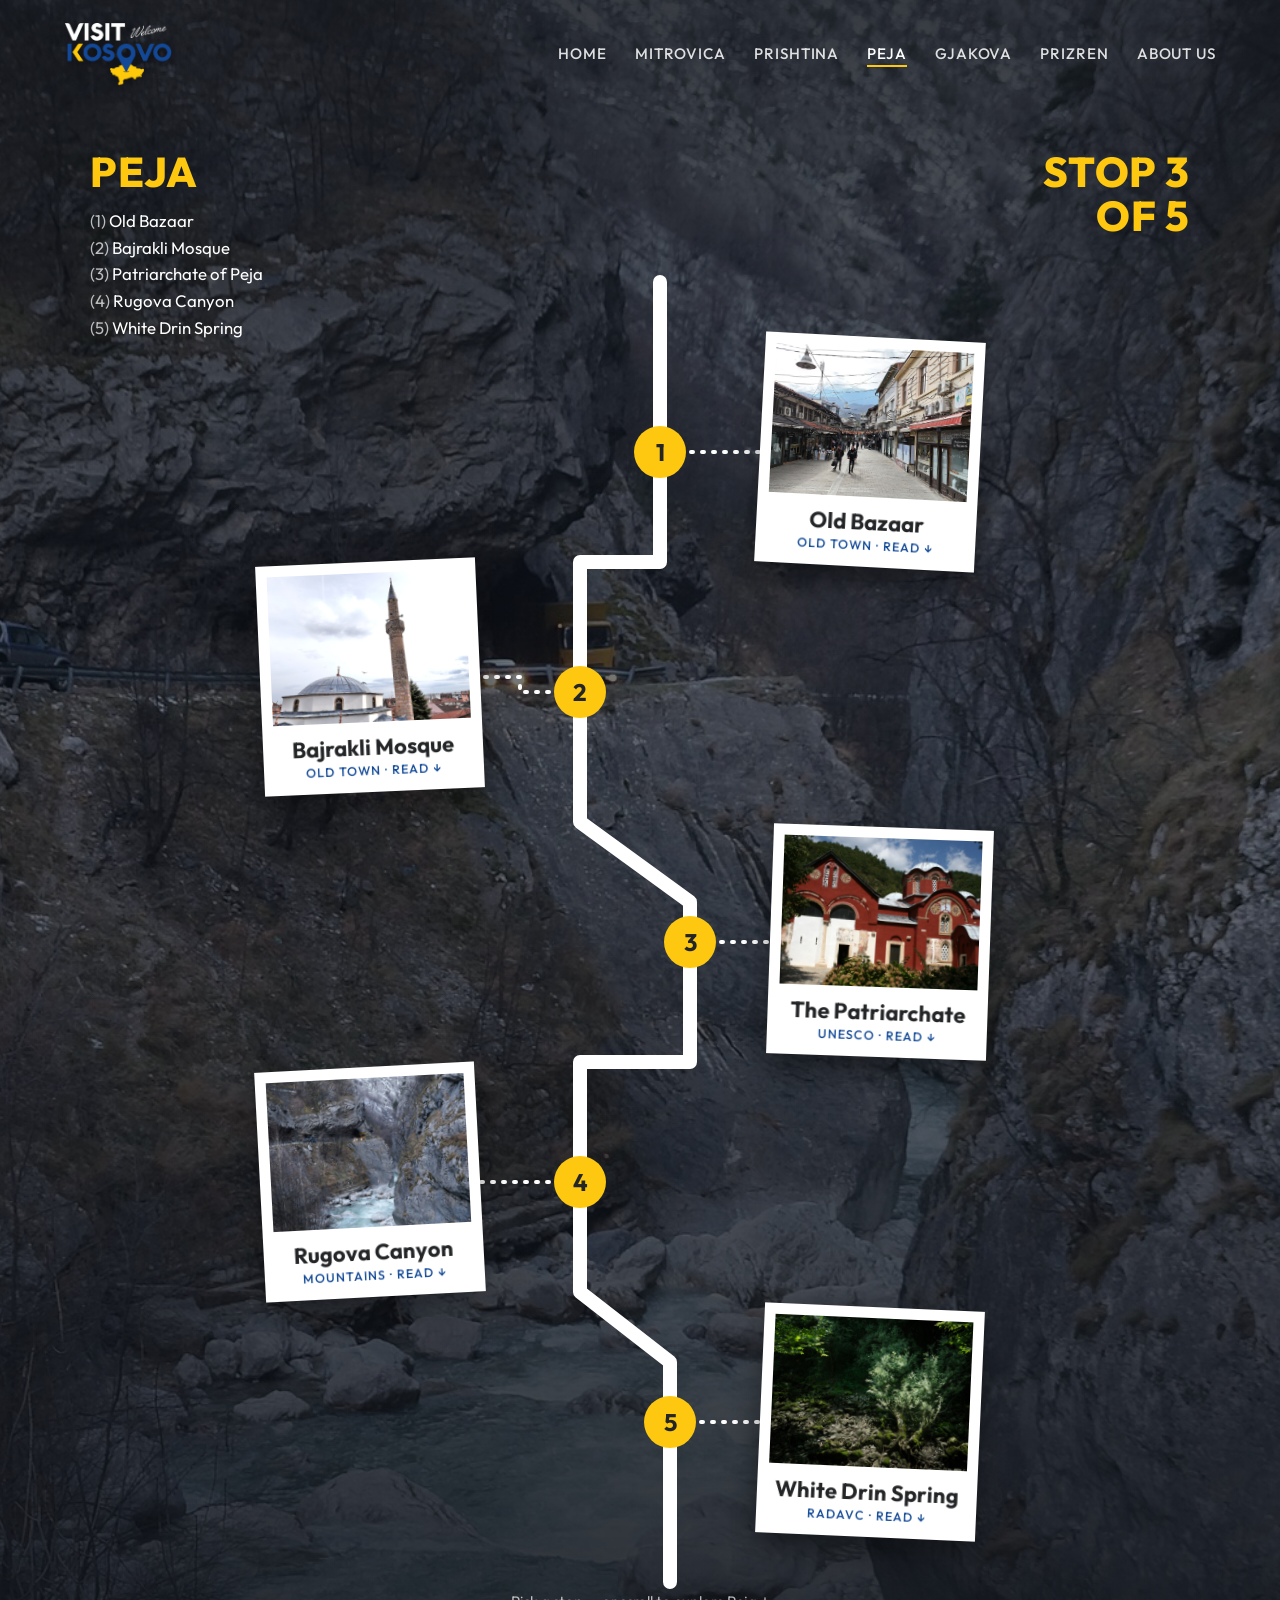
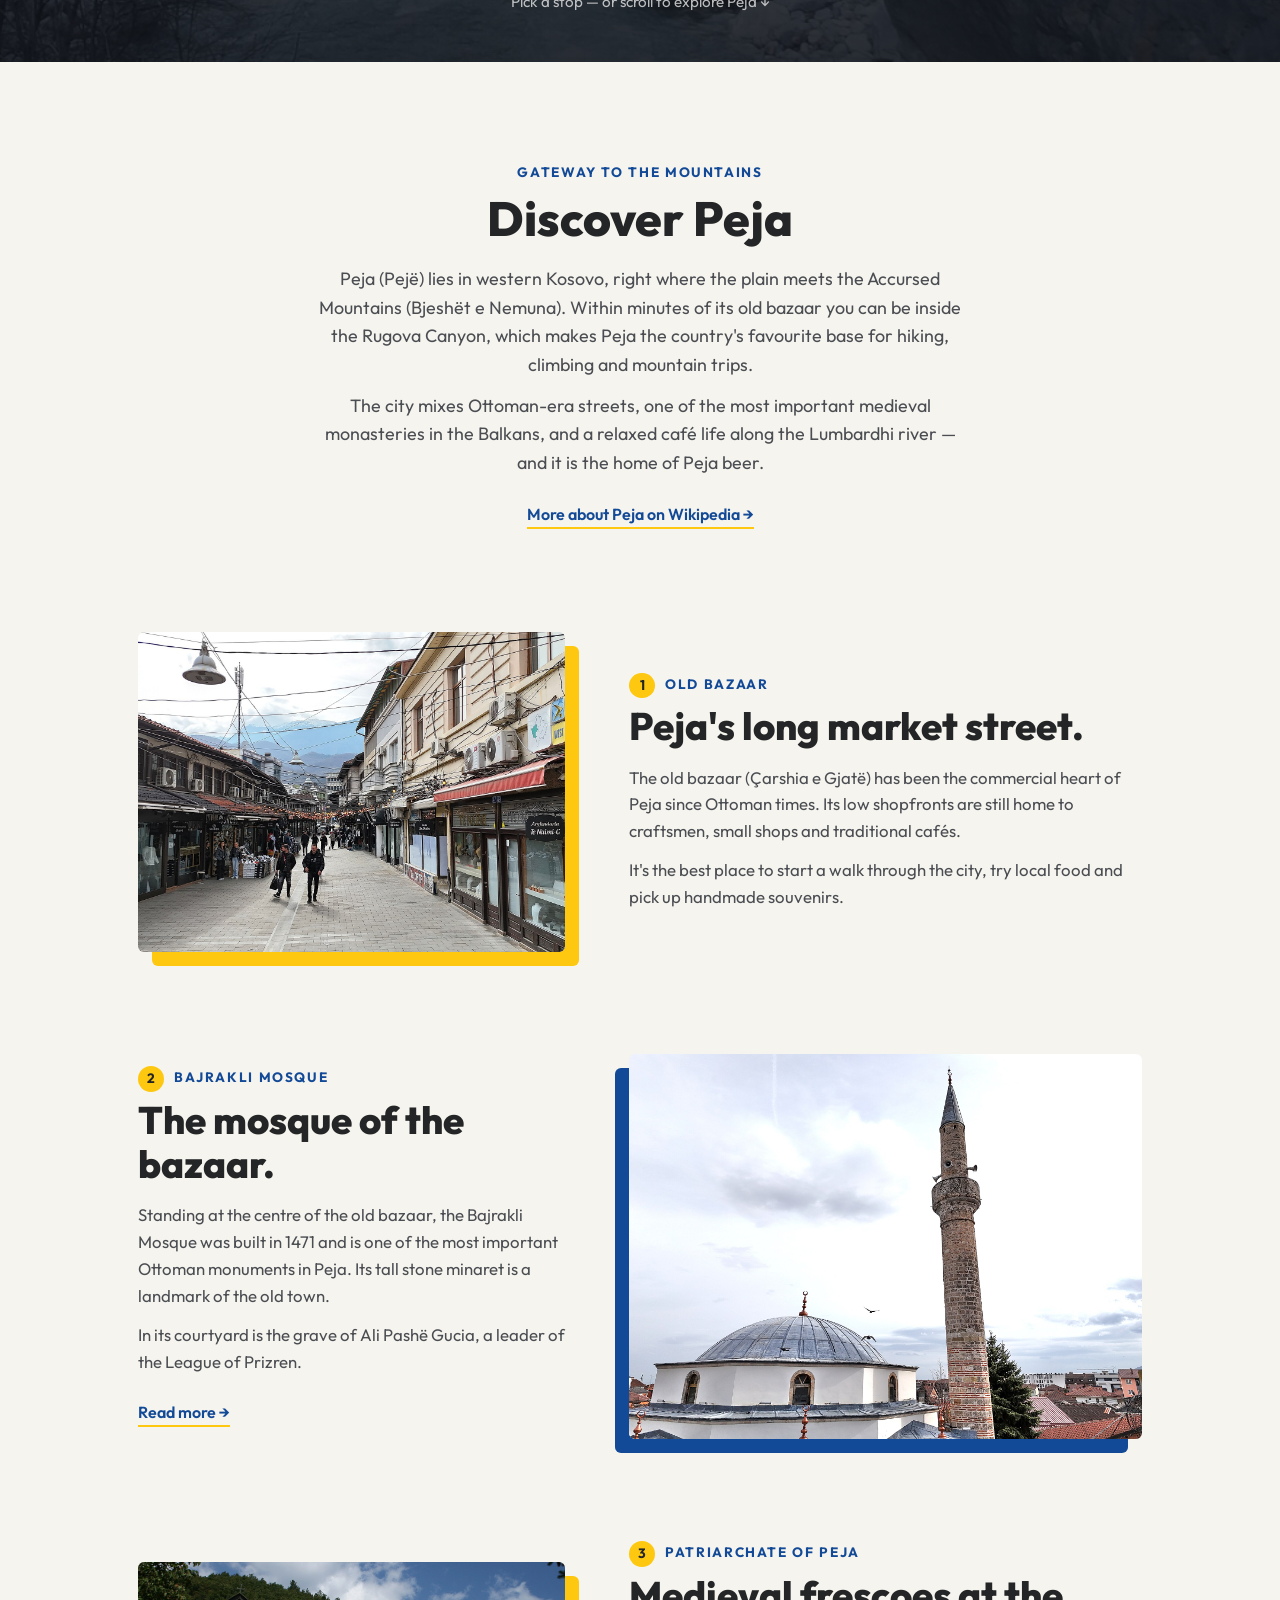
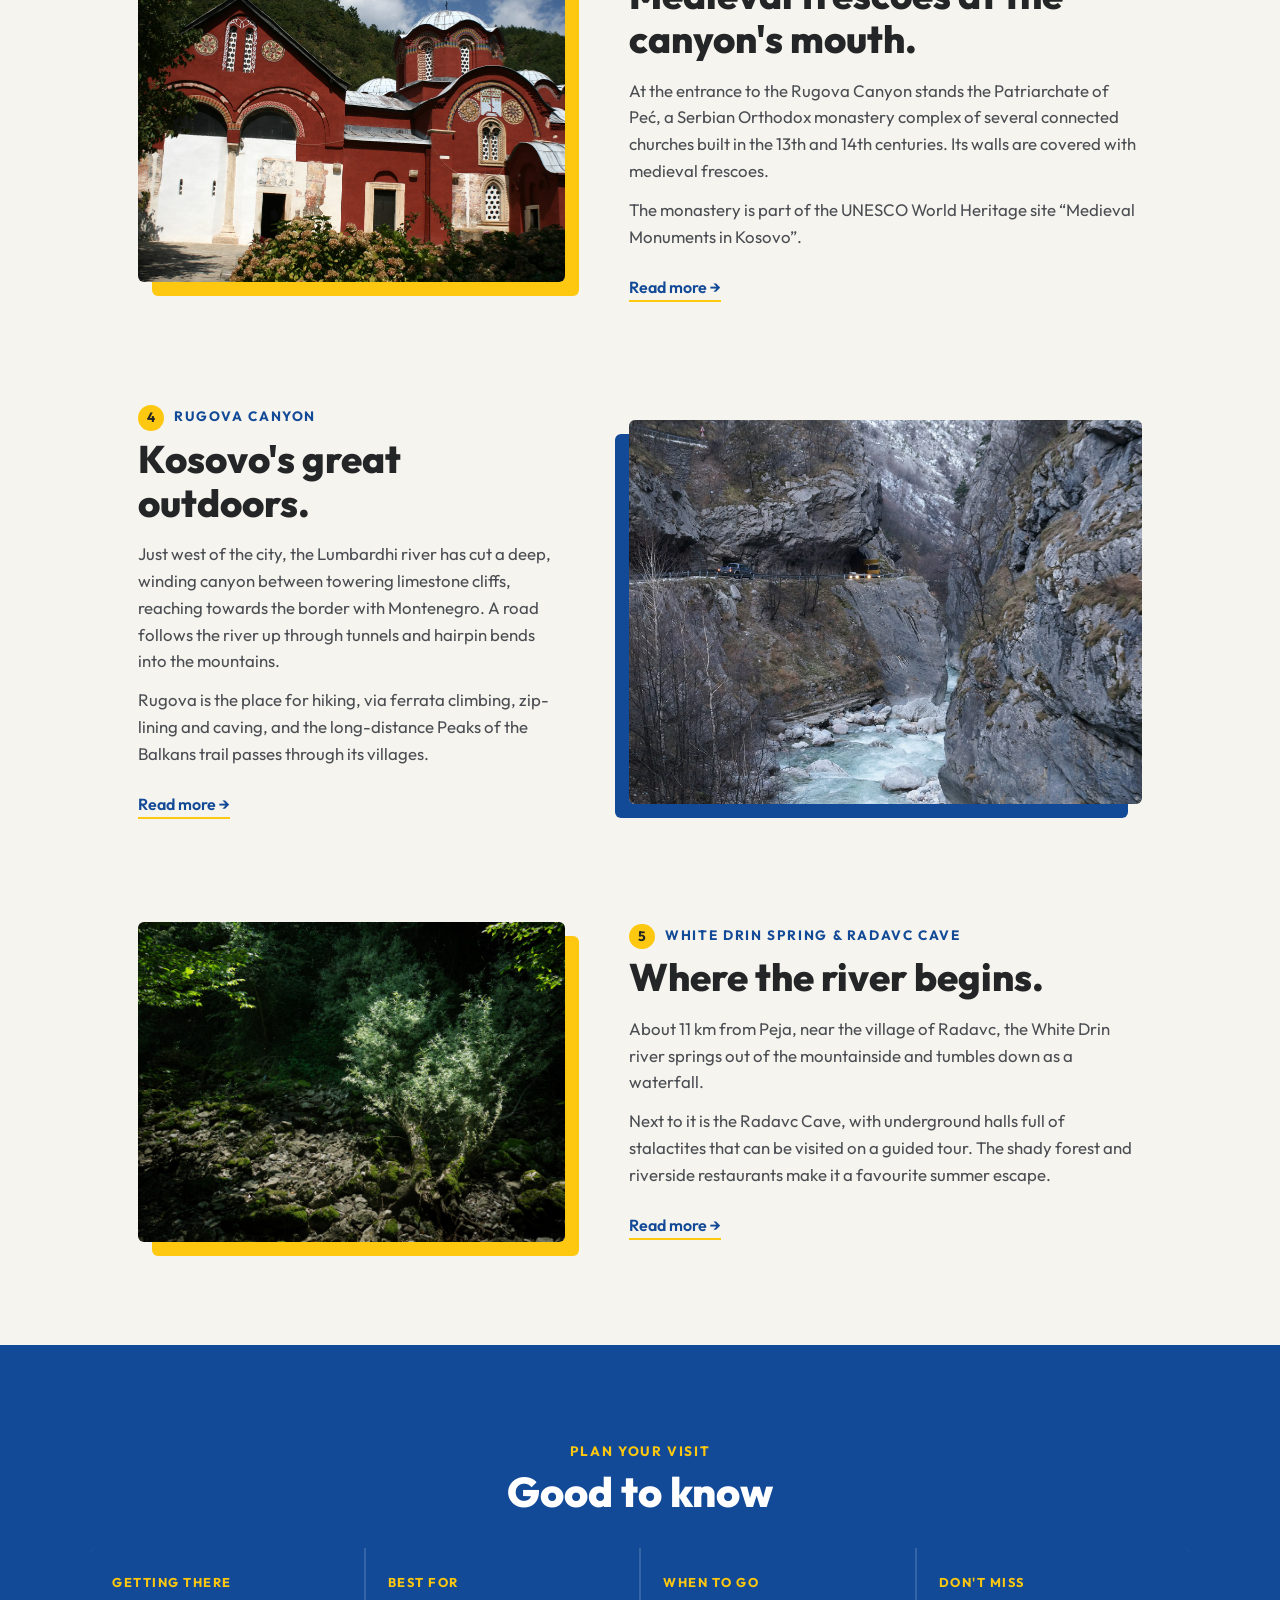
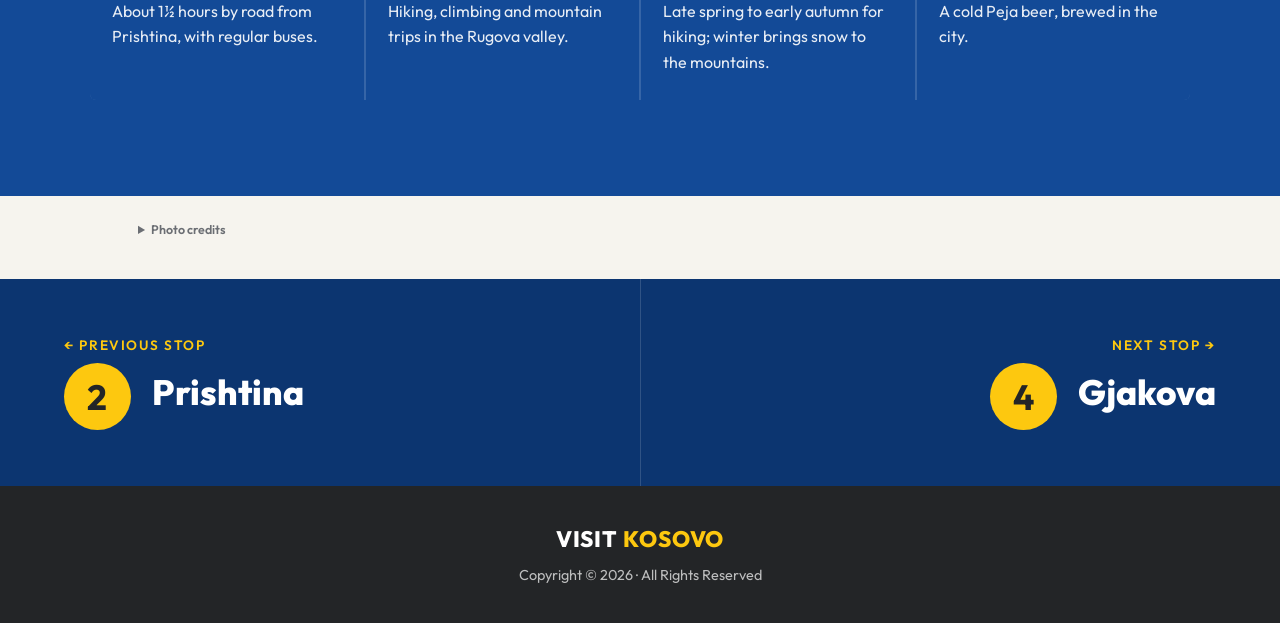
<file: peja.html>
<!DOCTYPE html>
<html lang="en">
<head>
  <meta charset="UTF-8">
  <meta name="viewport" content="width=device-width, initial-scale=1.0">
  <title>Peja | Visit Kosovo</title>
  <link rel="preconnect" href="https://fonts.googleapis.com">
  <link rel="preconnect" href="https://fonts.gstatic.com" crossorigin>
  <link href="https://fonts.googleapis.com/css2?family=Outfit:wght@400;500;600;700;800&display=swap" rel="stylesheet">
  <link rel="stylesheet" href="site.css">
  <script src="site.js" defer></script>
  <link rel="icon" type="image/png" href="Photos/favicon-32x32.png" sizes="32x32">
</head>
<body>

  <header class="nav">
    <a href="index.html" class="logo"><img src="Photos/logo-light.png" alt="Visit Kosovo &ndash; home"></a>
    <button class="burger" type="button" aria-label="Open menu" aria-expanded="false" aria-controls="menu"><span></span><span></span><span></span></button>
    <nav id="menu">
      <ul>
        <li><a href="index.html">Home</a></li>
        <li><a href="mitrovica.html">Mitrovica</a></li>
        <li><a href="prishtina.html">Prishtina</a></li>
        <li><a href="peja.html" class="active">Peja</a></li>
        <li><a href="gjakova.html">Gjakova</a></li>
        <li><a href="prizren.html">Prizren</a></li>
        <li><a href="aboutus.html">About Us</a></li>
      </ul>
    </nav>
  </header>


  <!-- ============ CITY MAP HERO ============ -->
  <section class="hero" style="--hero-img: url('Photos/peja-rugova.jpg')">
    <div class="hero-head">
      <div>
        <h1>Peja</h1>
        <ol class="legend">
          <li><a href="#bazaar">Old Bazaar</a></li>
          <li><a href="#bajrakli">Bajrakli Mosque</a></li>
          <li><a href="#patriarchate">Patriarchate of Peja</a></li>
          <li><a href="#rugova">Rugova Canyon</a></li>
          <li><a href="#white-drin">White Drin Spring</a></li>
        </ol>
      </div>
      <p class="hero-tag">Stop 3<br>of 5</p>
    </div>

    <!-- 1000 x 1280 map: --h on the stage must match the svg viewBox height -->
    <div class="stage" style="--h:1280">
      <svg class="route" viewBox="0 0 1000 1280" aria-hidden="true">
        <path class="road" pathLength="1000" d="M520,-20 V260 H440 V520 L550,600 V760 H440 V990 L530,1060 V1280" />
        <path class="dots" d="M540,150 H620" />
        <path class="dots" d="M420,390 H380 V375 H340" />
        <path class="dots" d="M570,640 H630" />
        <path class="dots" d="M420,880 H340" />
        <path class="dots" d="M550,1120 H620" />
      </svg>

      <div class="stop">
        <span class="pin" style="--px:520; --py:150">1</span>
        <a class="card" href="#bazaar" style="--x:620; --y:35; --tilt:3deg">
          <img src="Photos/peja-bazaar.jpg" alt="The old bazaar street in Peja">
          <span class="caption">Old Bazaar <small>Old Town &middot; Read &darr;</small></span>
        </a>
      </div>

      <div class="stop">
        <span class="pin" style="--px:440; --py:390">2</span>
        <a class="card" href="#bajrakli" style="--x:120; --y:260; --tilt:-2.5deg">
          <img src="Photos/peja-bajrakli.jpg" alt="The Bajrakli Mosque in Peja">
          <span class="caption">Bajrakli Mosque <small>Old Town &middot; Read &darr;</small></span>
        </a>
      </div>

      <div class="stop">
        <span class="pin" style="--px:550; --py:640">3</span>
        <a class="card" href="#patriarchate" style="--x:630; --y:525; --tilt:2deg">
          <img src="Photos/peja-patriarchate.jpg" alt="The red churches of the Patriarchate of Peja">
          <span class="caption">The Patriarchate <small>UNESCO &middot; Read &darr;</small></span>
        </a>
      </div>

      <div class="stop">
        <span class="pin" style="--px:440; --py:880">4</span>
        <a class="card" href="#rugova" style="--x:120; --y:765; --tilt:-3deg">
          <img src="Photos/peja-rugova.jpg" alt="The river and cliffs of the Rugova Canyon">
          <span class="caption">Rugova Canyon <small>Mountains &middot; Read &darr;</small></span>
        </a>
      </div>

      <div class="stop">
        <span class="pin" style="--px:530; --py:1120">5</span>
        <a class="card" href="#white-drin" style="--x:620; --y:1005; --tilt:2.5deg">
          <img src="Photos/peja-radavc.jpg" alt="Forest near Radavc Cave">
          <span class="caption">White Drin Spring <small>Radavc &middot; Read &darr;</small></span>
        </a>
      </div>
    </div>

    <p class="scroll-hint">Pick a stop &mdash; or <a href="#intro">scroll to explore Peja &darr;</a></p>
  </section>

  <!-- ============ INTRO ============ -->
  <section class="intro" id="intro">
    <p class="eyebrow">Gateway to the mountains</p>
    <h2>Discover Peja</h2>
    <p>Peja (Pej&euml;) lies in western Kosovo, right where the plain meets the Accursed Mountains (Bjesh&euml;t e Nemuna). Within minutes of its old bazaar you can be inside the Rugova Canyon, which makes Peja the country's favourite base for hiking, climbing and mountain trips.</p>
    <p>The city mixes Ottoman-era streets, one of the most important medieval monasteries in the Balkans, and a relaxed caf&eacute; life along the Lumbardhi river &mdash; and it is the home of Peja beer.</p>
    <a class="more" href="https://en.wikipedia.org/wiki/Peja" target="_blank" rel="noopener">More about Peja on Wikipedia &rarr;</a>
  </section>

  <!-- ============ SIGHTS ============ -->
  <main class="features">

    <article class="feature" id="bazaar">
      <img src="Photos/peja-bazaar.jpg" alt="The old bazaar street in Peja">
      <div>
        <p class="eyebrow"><span class="num">1</span> Old Bazaar</p>
        <h2>Peja's long market street.</h2>
        <p>The old bazaar (&Ccedil;arshia e Gjat&euml;) has been the commercial heart of Peja since Ottoman times. Its low shopfronts are still home to craftsmen, small shops and traditional caf&eacute;s.</p>
        <p>It's the best place to start a walk through the city, try local food and pick up handmade souvenirs.</p>
      </div>
    </article>

    <article class="feature reverse" id="bajrakli">
      <img src="Photos/peja-bajrakli.jpg" alt="The Bajrakli Mosque in Peja">
      <div>
        <p class="eyebrow"><span class="num">2</span> Bajrakli Mosque</p>
        <h2>The mosque of the bazaar.</h2>
        <p>Standing at the centre of the old bazaar, the Bajrakli Mosque was built in 1471 and is one of the most important Ottoman monuments in Peja. Its tall stone minaret is a landmark of the old town.</p>
        <p>In its courtyard is the grave of Ali Pash&euml; Gucia, a leader of the League of Prizren.</p>
        <a class="more" href="https://en.wikipedia.org/wiki/Bajrakli_Mosque,_Peja" target="_blank" rel="noopener">Read more &rarr;</a>
      </div>
    </article>

    <article class="feature" id="patriarchate">
      <img src="Photos/peja-patriarchate.jpg" alt="The red churches of the Patriarchate of Peja">
      <div>
        <p class="eyebrow"><span class="num">3</span> Patriarchate of Peja</p>
        <h2>Medieval frescoes at the canyon's mouth.</h2>
        <p>At the entrance to the Rugova Canyon stands the Patriarchate of Pe&cacute;, a Serbian Orthodox monastery complex of several connected churches built in the 13th and 14th centuries. Its walls are covered with medieval frescoes.</p>
        <p>The monastery is part of the UNESCO World Heritage site &ldquo;Medieval Monuments in Kosovo&rdquo;.</p>
        <a class="more" href="https://en.wikipedia.org/wiki/Patriarchate_of_Pe%C4%87_(monastery)" target="_blank" rel="noopener">Read more &rarr;</a>
      </div>
    </article>

    <article class="feature reverse" id="rugova">
      <img src="Photos/peja-rugova.jpg" alt="The river and cliffs of the Rugova Canyon">
      <div>
        <p class="eyebrow"><span class="num">4</span> Rugova Canyon</p>
        <h2>Kosovo's great outdoors.</h2>
        <p>Just west of the city, the Lumbardhi river has cut a deep, winding canyon between towering limestone cliffs, reaching towards the border with Montenegro. A road follows the river up through tunnels and hairpin bends into the mountains.</p>
        <p>Rugova is the place for hiking, via ferrata climbing, zip-lining and caving, and the long-distance Peaks of the Balkans trail passes through its villages.</p>
        <a class="more" href="https://en.wikipedia.org/wiki/Rugova_Canyon" target="_blank" rel="noopener">Read more &rarr;</a>
      </div>
    </article>

    <article class="feature" id="white-drin">
      <img src="Photos/peja-radavc.jpg" alt="Forest near Radavc Cave">
      <div>
        <p class="eyebrow"><span class="num">5</span> White Drin Spring &amp; Radavc Cave</p>
        <h2>Where the river begins.</h2>
        <p>About 11 km from Peja, near the village of Radavc, the White Drin river springs out of the mountainside and tumbles down as a waterfall.</p>
        <p>Next to it is the Radavc Cave, with underground halls full of stalactites that can be visited on a guided tour. The shady forest and riverside restaurants make it a favourite summer escape.</p>
        <a class="more" href="https://en.wikipedia.org/wiki/White_Drin" target="_blank" rel="noopener">Read more &rarr;</a>
      </div>
    </article>

  </main>

  <!-- ============ GOOD TO KNOW ============ -->
  <section class="facts-wrap">
    <div class="section-head">
      <p class="eyebrow">Plan your visit</p>
      <h2>Good to know</h2>
    </div>
    <ul class="facts">
      <li><strong>Getting there</strong><span>About 1&frac12; hours by road from Prishtina, with regular buses.</span></li>
      <li><strong>Best for</strong><span>Hiking, climbing and mountain trips in the Rugova valley.</span></li>
      <li><strong>When to go</strong><span>Late spring to early autumn for hiking; winter brings snow to the mountains.</span></li>
      <li><strong>Don't miss</strong><span>A cold Peja beer, brewed in the city.</span></li>
    </ul>
  </section>

  <details class="credits">
    <summary>Photo credits</summary>
    <ul>
      <li><a href="https://commons.wikimedia.org/wiki/File:Rugova_canyon_(WPWTR17).jpg" target="_blank" rel="noopener">Rugova canyon (WPWTR17)</a> &mdash; Albinfo, <a href="https://creativecommons.org/licenses/by/4.0" target="_blank" rel="noopener">CC BY 4.0</a></li>
      <li><a href="https://commons.wikimedia.org/wiki/File:Peja_Bazaar.jpg" target="_blank" rel="noopener">Peja Bazaar</a> &mdash; Arianit, <a href="https://creativecommons.org/licenses/by-sa/4.0" target="_blank" rel="noopener">CC BY-SA 4.0</a></li>
      <li><a href="https://commons.wikimedia.org/wiki/File:Bajrakli_Mosque,_Peja.jpg" target="_blank" rel="noopener">Bajrakli Mosque, Peja</a> &mdash; Arianit, <a href="https://creativecommons.org/licenses/by-sa/4.0" target="_blank" rel="noopener">CC BY-SA 4.0</a></li>
      <li><a href="https://commons.wikimedia.org/wiki/File:Patriarchate_of_Pe%C4%87_09_2010_1.jpg" target="_blank" rel="noopener">Patriarchate of Pe&#263; 09 2010 1</a> &mdash; Quinn Dombrowski, <a href="https://creativecommons.org/licenses/by-sa/2.0" target="_blank" rel="noopener">CC BY-SA 2.0</a></li>
      <li><a href="https://commons.wikimedia.org/wiki/File:Radavc_Cave.jpg" target="_blank" rel="noopener">Radavc Cave</a> &mdash; SabinaKN, <a href="https://creativecommons.org/licenses/by-sa/4.0" target="_blank" rel="noopener">CC BY-SA 4.0</a></li>
    </ul>
    <p>These photos are from Wikimedia Commons and are used under the licences shown.</p>
  </details>

  <!-- ============ CONTINUE THE ROUTE ============ -->
  <nav class="next-stops" aria-label="Other cities">
    <a href="prishtina.html" class="prev">
      <span class="dir">&larr; Previous stop</span>
      <span class="city"><span class="num">2</span> Prishtina</span>
    </a>
    <a href="gjakova.html" class="next">
      <span class="dir">Next stop &rarr;</span>
      <span class="city"><span class="num">4</span> Gjakova</span>
    </a>
  </nav>

  <footer class="footer">
    <a href="index.html" class="brand">Visit <span>Kosovo</span></a>
    <p>Copyright &copy; 2026 &middot; All Rights Reserved</p>
  </footer>

</body>
</html>
</file>
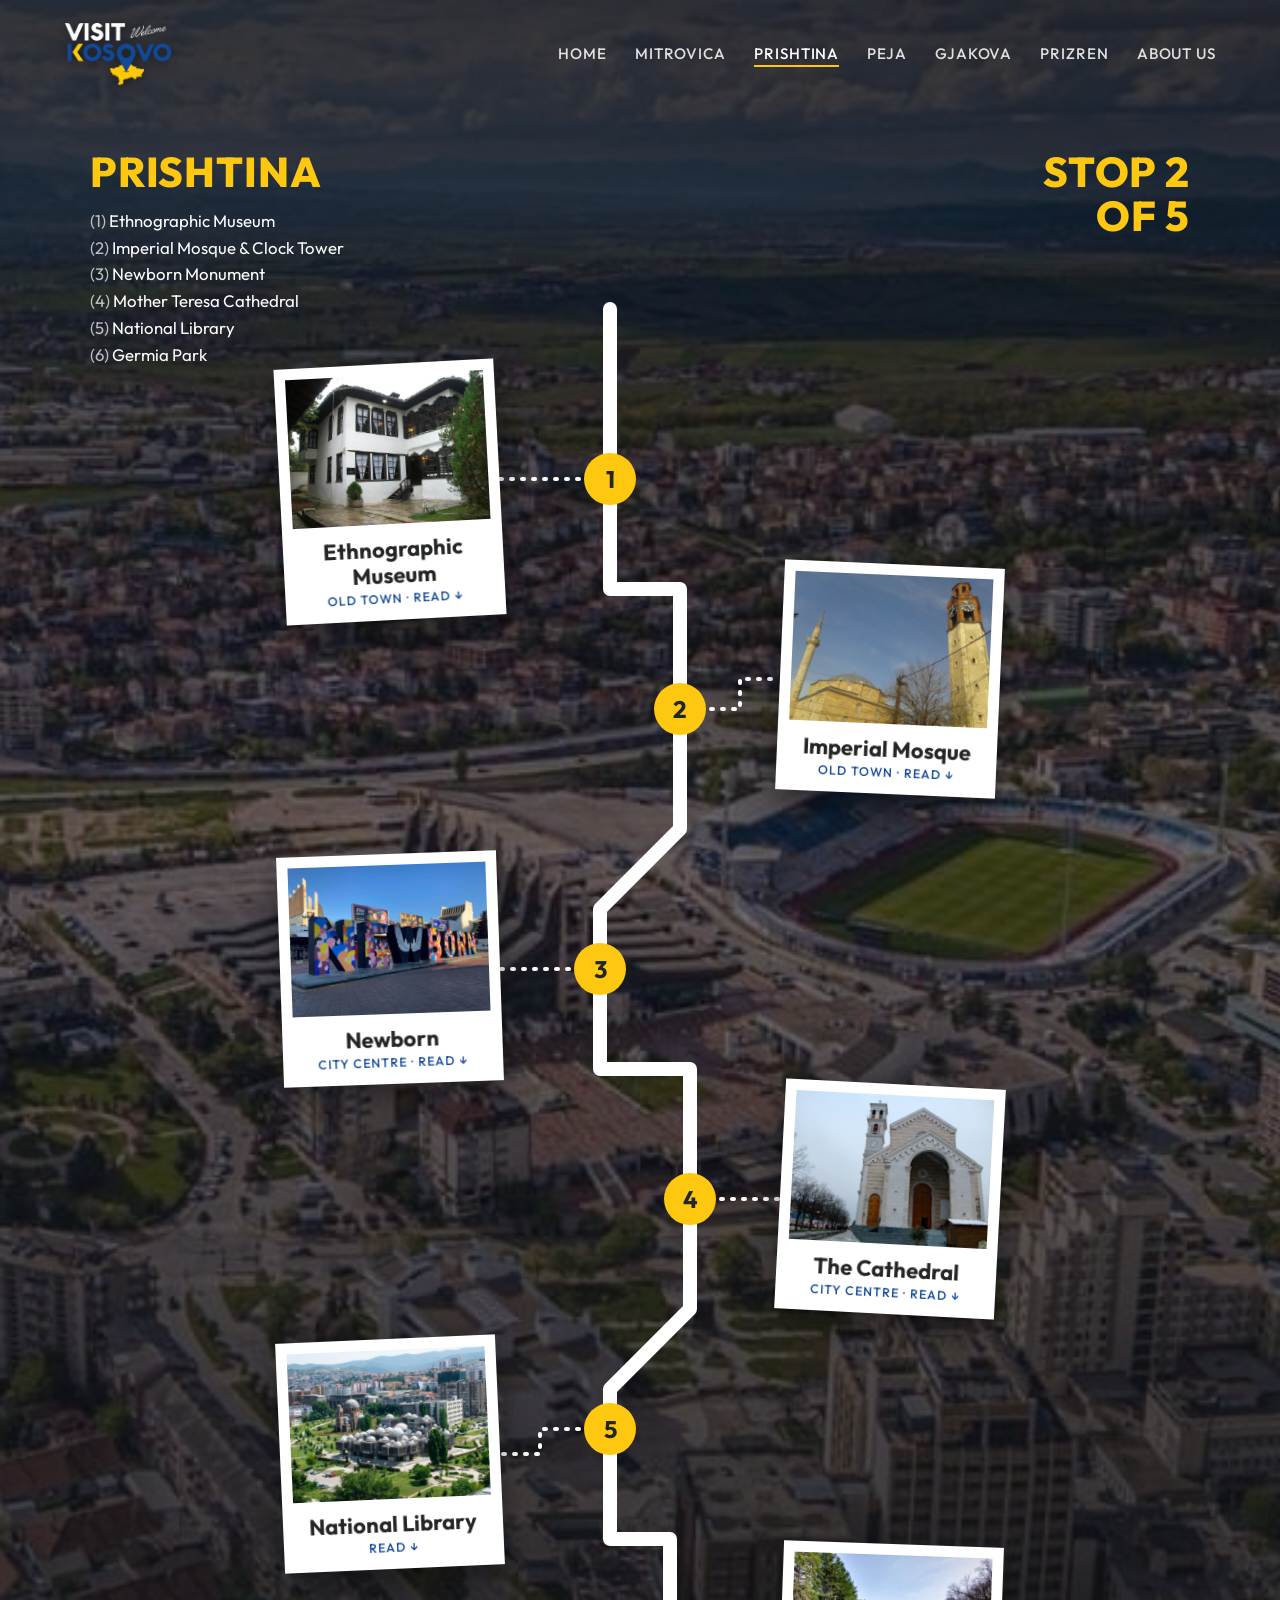
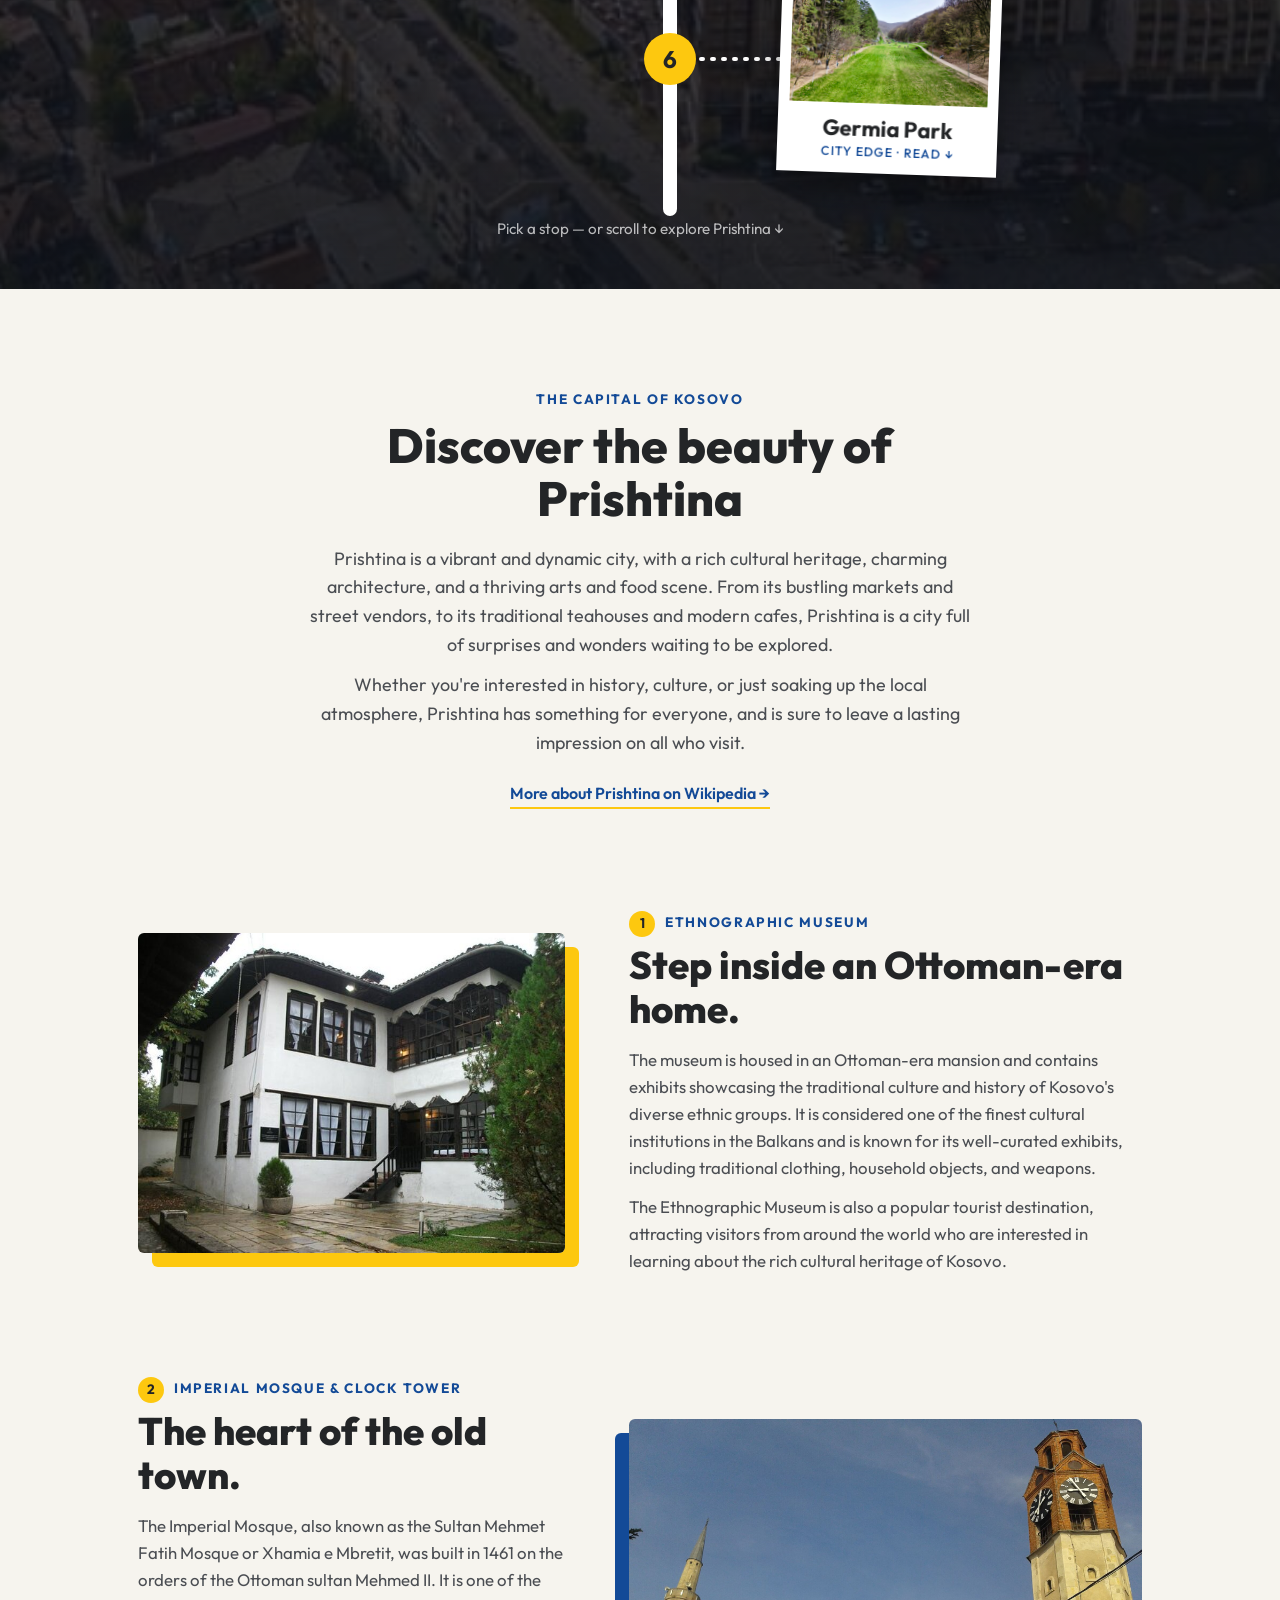
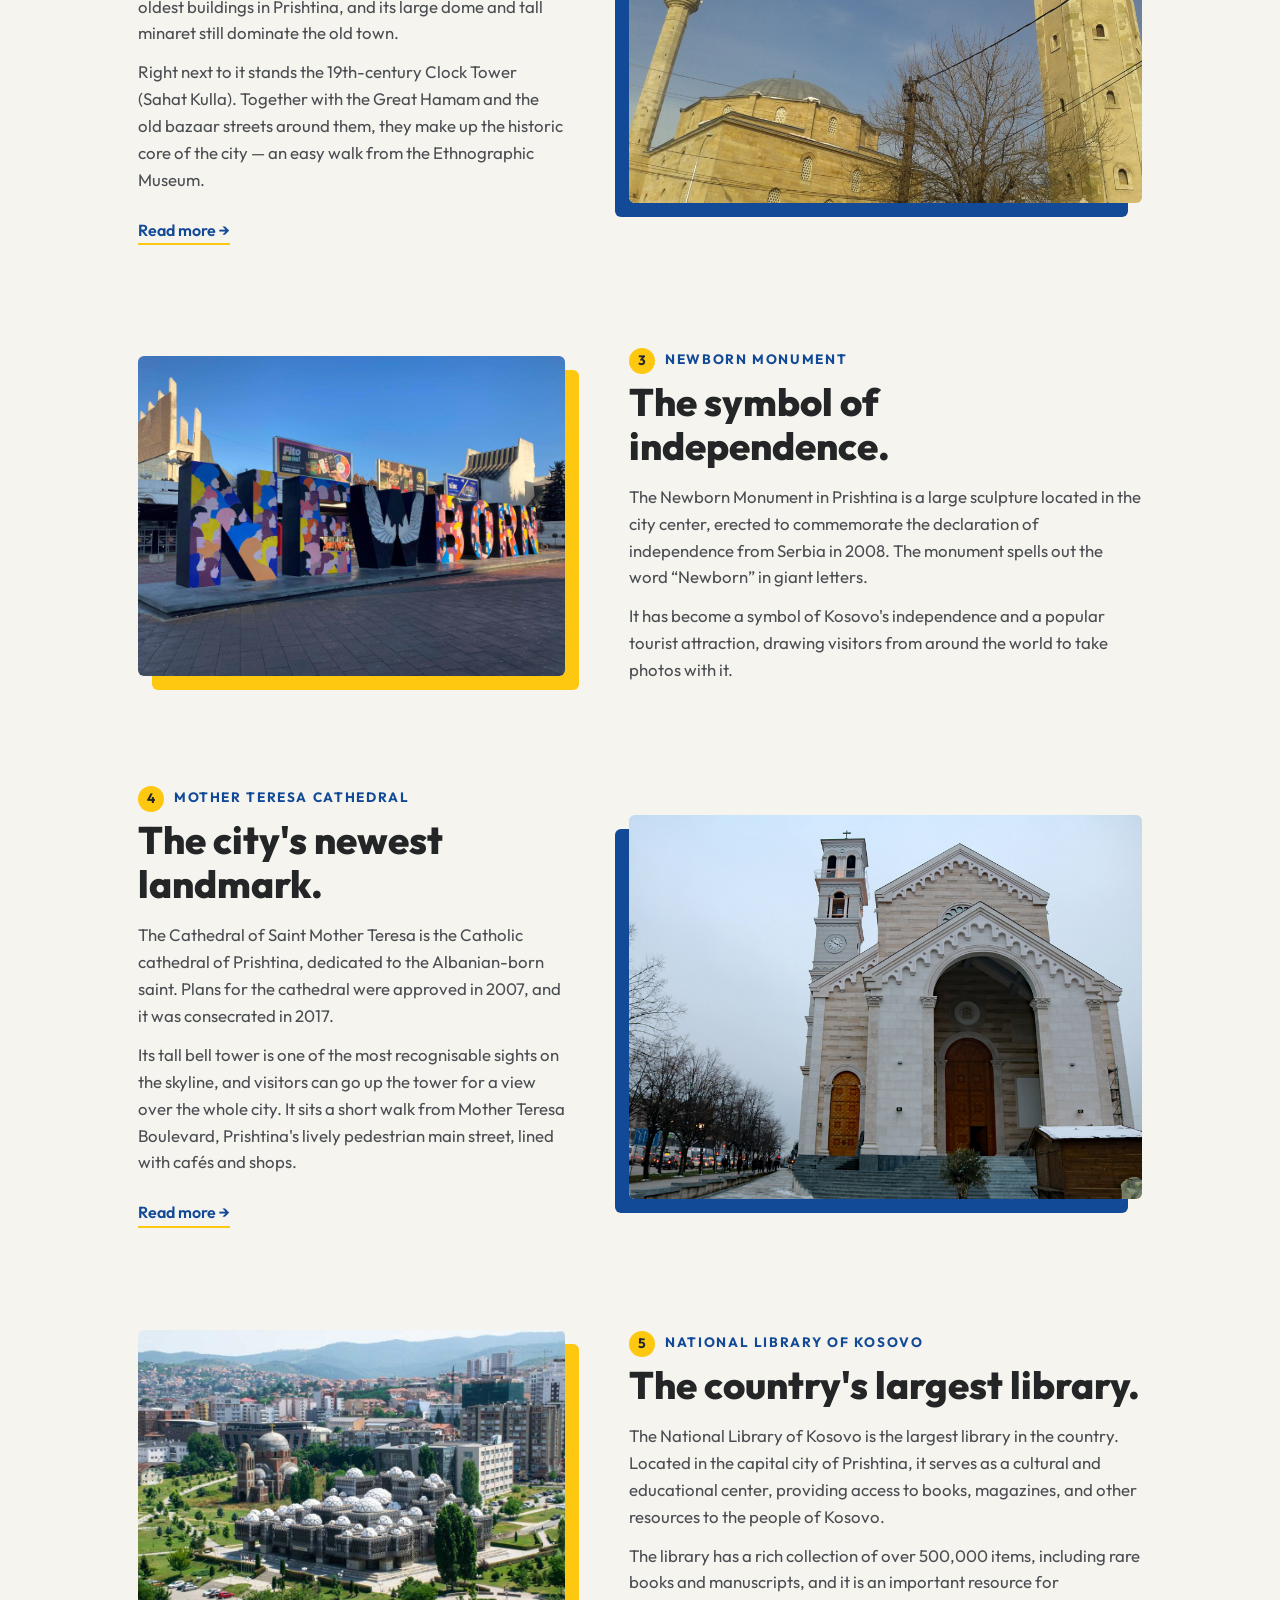
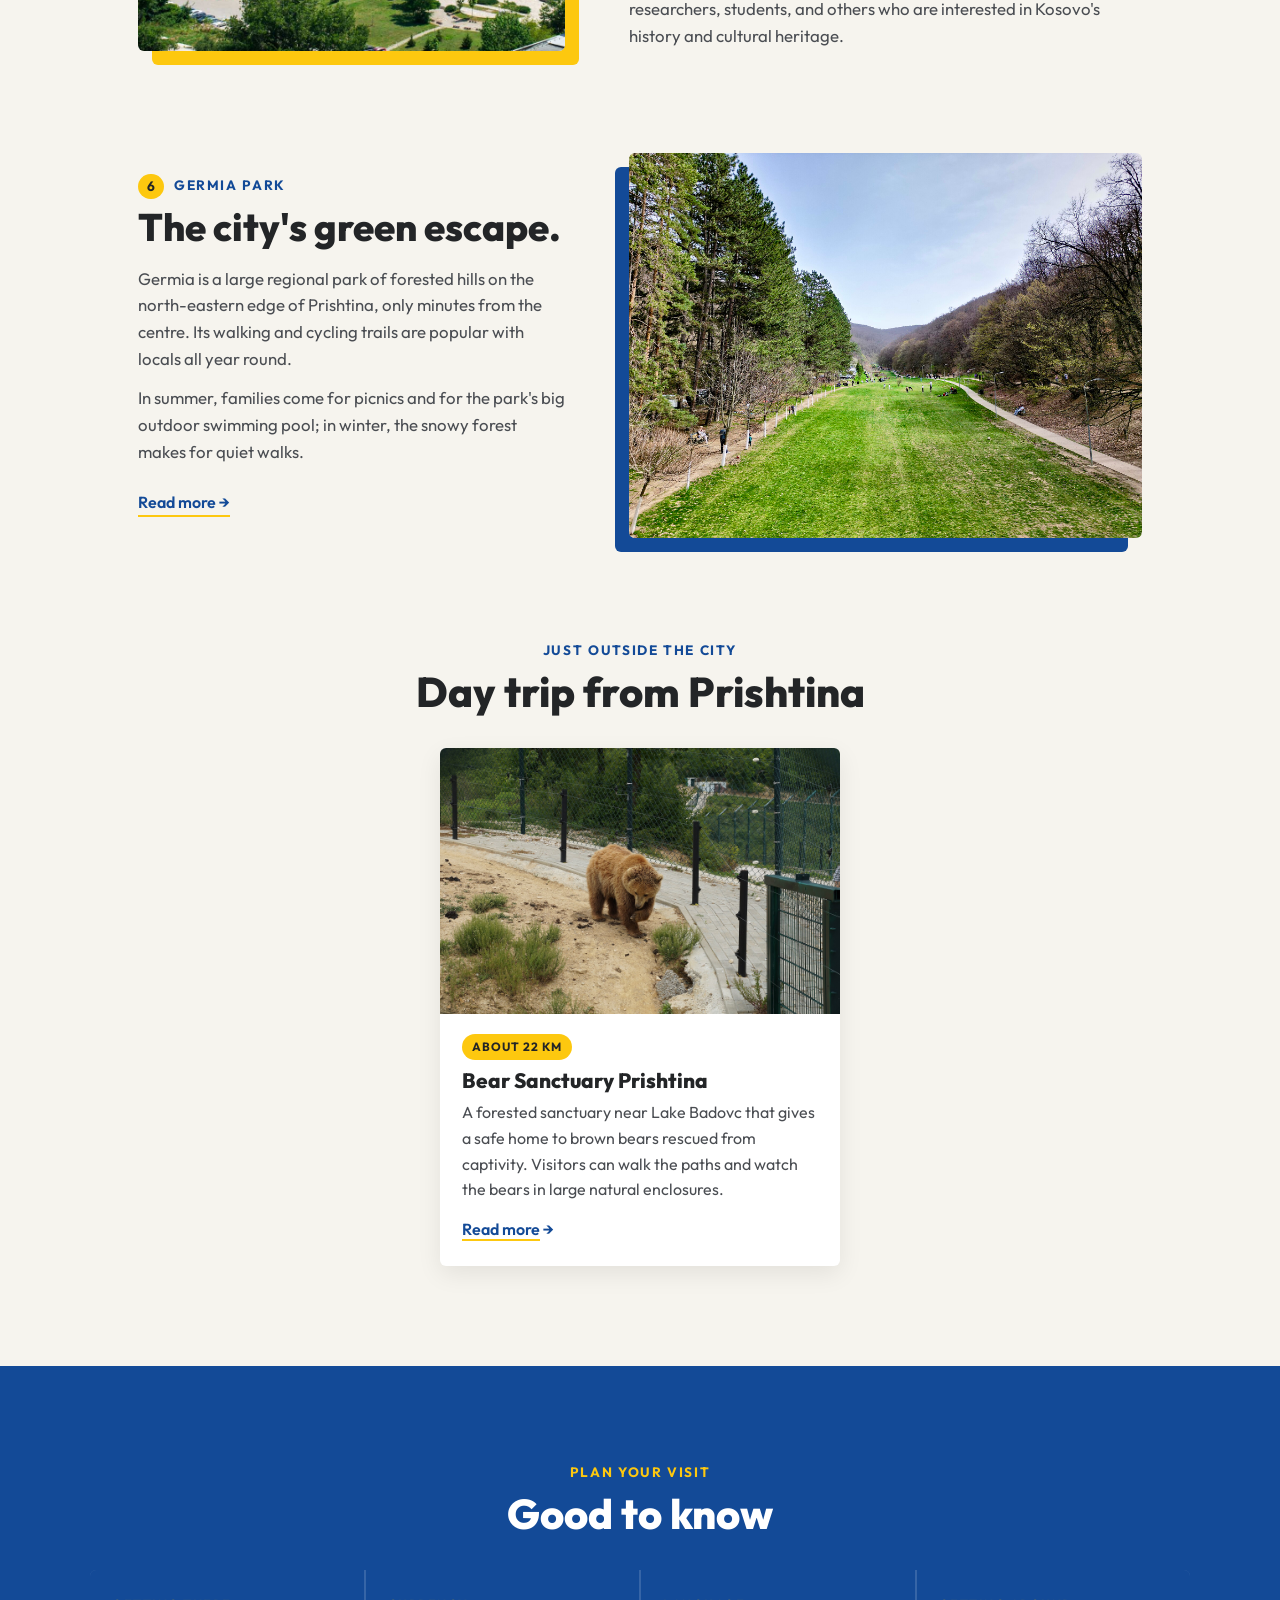
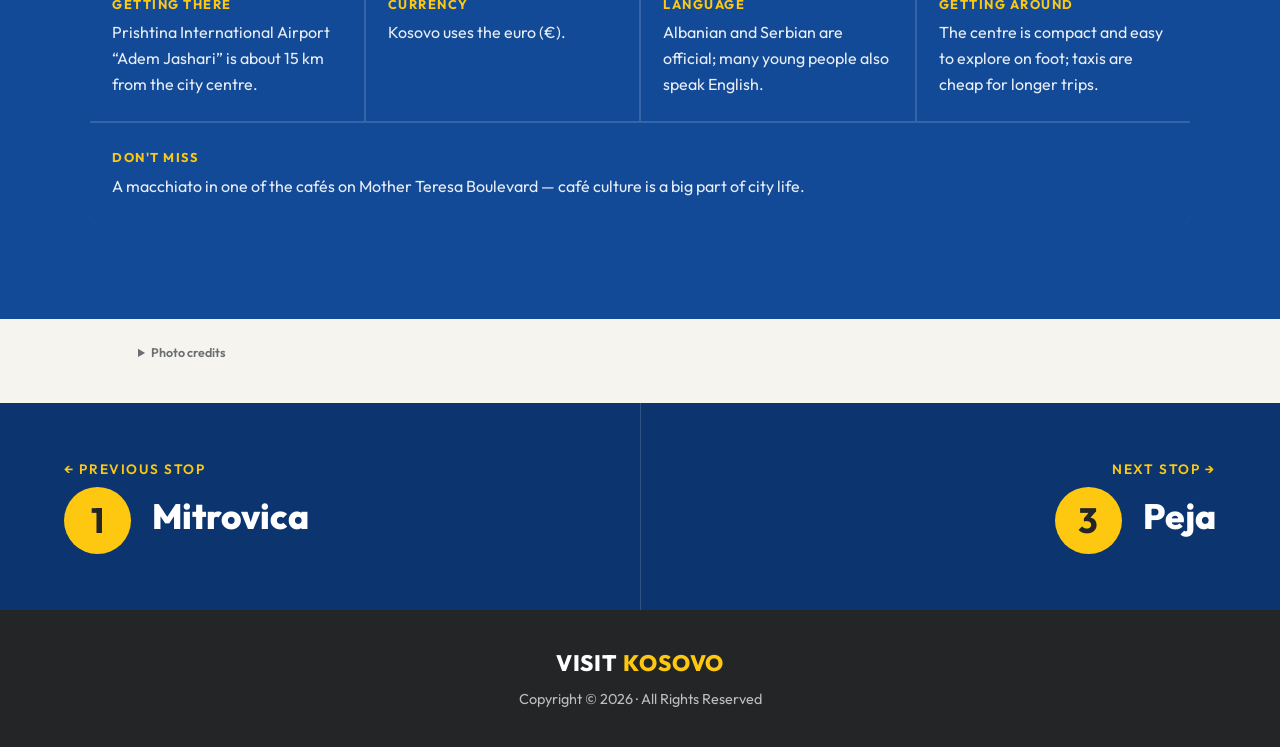
<file: prishtina.html>
<!DOCTYPE html>
<html lang="en">
<head>
  <meta charset="UTF-8">
  <meta name="viewport" content="width=device-width, initial-scale=1.0">
  <title>Prishtina | Visit Kosovo</title>
  <link rel="preconnect" href="https://fonts.googleapis.com">
  <link rel="preconnect" href="https://fonts.gstatic.com" crossorigin>
  <link href="https://fonts.googleapis.com/css2?family=Outfit:wght@400;500;600;700;800&display=swap" rel="stylesheet">
  <link rel="stylesheet" href="site.css">
  <script src="site.js" defer></script>
  <link rel="icon" type="image/png" href="Photos/favicon-32x32.png" sizes="32x32">
</head>
<body>

  <header class="nav">
    <a href="index.html" class="logo"><img src="Photos/logo-light.png" alt="Visit Kosovo &ndash; home"></a>
    <button class="burger" type="button" aria-label="Open menu" aria-expanded="false" aria-controls="menu"><span></span><span></span><span></span></button>
    <nav id="menu">
      <ul>
        <li><a href="index.html">Home</a></li>
        <li><a href="mitrovica.html">Mitrovica</a></li>
        <li><a href="prishtina.html" class="active">Prishtina</a></li>
        <li><a href="peja.html">Peja</a></li>
        <li><a href="gjakova.html">Gjakova</a></li>
        <li><a href="prizren.html">Prizren</a></li>
        <li><a href="aboutus.html">About Us</a></li>
      </ul>
    </nav>
  </header>


  <!-- ============ CITY MAP HERO ============ -->
  <section class="hero" style="--hero-img: url('Photos/1234.jpg')">
    <div class="hero-head">
      <div>
        <h1>Prishtina</h1>
        <ol class="legend">
          <li><a href="#museum">Ethnographic Museum</a></li>
          <li><a href="#imperial-mosque">Imperial Mosque &amp; Clock Tower</a></li>
          <li><a href="#newborn">Newborn Monument</a></li>
          <li><a href="#cathedral">Mother Teresa Cathedral</a></li>
          <li><a href="#library">National Library</a></li>
          <li><a href="#germia">Germia Park</a></li>
        </ol>
      </div>
      <p class="hero-tag">Stop 2<br>of 5</p>
    </div>

    <!-- 1000 x 1480 map: --h on the stage must match the svg viewBox height -->
    <div class="stage" style="--h:1480">
      <svg class="route" viewBox="0 0 1000 1480" aria-hidden="true">
        <path class="road" pathLength="1000"
              d="M470,-20 V260 H540 V500 L460,580 V740 H550 V980 L470,1060 V1210 H530 V1480" />
        <path class="dots" d="M450,150 H360" />
        <path class="dots" d="M560,380 H600 V350 H640" />
        <path class="dots" d="M440,640 H360" />
        <path class="dots" d="M570,870 H640" />
        <path class="dots" d="M450,1100 H400 V1125 H360" />
        <path class="dots" d="M550,1330 H640" />
      </svg>

      <div class="stop">
        <span class="pin" style="--px:470; --py:150">1</span>
        <a class="card" href="#museum" style="--x:140; --y:35; --tilt:-3deg">
          <img src="Photos/museum.jpg" alt="The Ethnographic Museum's Ottoman-era house">
          <span class="caption">Ethnographic Museum <small>Old Town &middot; Read &darr;</small></span>
        </a>
      </div>

      <div class="stop">
        <span class="pin" style="--px:540; --py:380">2</span>
        <a class="card" href="#imperial-mosque" style="--x:640; --y:235; --tilt:2.5deg">
          <img src="Photos/prishtina-imperial-mosque.jpg" alt="The Imperial Mosque and the Clock Tower">
          <span class="caption">Imperial Mosque <small>Old Town &middot; Read &darr;</small></span>
        </a>
      </div>

      <div class="stop">
        <span class="pin" style="--px:460; --py:640">3</span>
        <a class="card" href="#newborn" style="--x:140; --y:525; --tilt:-2deg">
          <img src="Photos/newborn.jpg" alt="The Newborn monument">
          <span class="caption">Newborn <small>City Centre &middot; Read &darr;</small></span>
        </a>
      </div>

      <div class="stop">
        <span class="pin" style="--px:550; --py:870">4</span>
        <a class="card" href="#cathedral" style="--x:640; --y:755; --tilt:3deg">
          <img src="Photos/prishtina-cathedral.jpg" alt="Mother Teresa Cathedral">
          <span class="caption">The Cathedral <small>City Centre &middot; Read &darr;</small></span>
        </a>
      </div>

      <div class="stop">
        <span class="pin" style="--px:470; --py:1100">5</span>
        <a class="card" href="#library" style="--x:140; --y:1010; --tilt:-2.5deg">
          <img src="Photos/libraira.jpg" alt="The domed National Library of Kosovo">
          <span class="caption">National Library <small>Read &darr;</small></span>
        </a>
      </div>

      <div class="stop">
        <span class="pin" style="--px:530; --py:1330">6</span>
        <a class="card" href="#germia" style="--x:640; --y:1215; --tilt:2deg">
          <img src="Photos/prishtina-germia.jpg" alt="Green meadow and forest in Germia Park">
          <span class="caption">Germia Park <small>City Edge &middot; Read &darr;</small></span>
        </a>
      </div>
    </div>

    <p class="scroll-hint">Pick a stop &mdash; or <a href="#intro">scroll to explore Prishtina &darr;</a></p>
  </section>

  <!-- ============ INTRO ============ -->
  <section class="intro" id="intro">
    <p class="eyebrow">The capital of Kosovo</p>
    <h2>Discover the beauty of Prishtina</h2>
    <p>Prishtina is a vibrant and dynamic city, with a rich cultural heritage, charming architecture, and a thriving arts and food scene. From its bustling markets and street vendors, to its traditional teahouses and modern cafes, Prishtina is a city full of surprises and wonders waiting to be explored.</p>
    <p>Whether you're interested in history, culture, or just soaking up the local atmosphere, Prishtina has something for everyone, and is sure to leave a lasting impression on all who visit.</p>
    <a class="more" href="https://en.wikipedia.org/wiki/Pristina" target="_blank" rel="noopener">More about Prishtina on Wikipedia &rarr;</a>
  </section>

  <!-- ============ SIGHTS ============ -->
  <main class="features">

    <article class="feature" id="museum">
      <img src="Photos/museum.jpg" alt="The Ethnographic Museum's Ottoman-era house">
      <div>
        <p class="eyebrow"><span class="num">1</span> Ethnographic Museum</p>
        <h2>Step inside an Ottoman-era home.</h2>
        <p>The museum is housed in an Ottoman-era mansion and contains exhibits showcasing the traditional culture and history of Kosovo's diverse ethnic groups. It is considered one of the finest cultural institutions in the Balkans and is known for its well-curated exhibits, including traditional clothing, household objects, and weapons.</p>
        <p>The Ethnographic Museum is also a popular tourist destination, attracting visitors from around the world who are interested in learning about the rich cultural heritage of Kosovo.</p>
      </div>
    </article>

    <article class="feature reverse" id="imperial-mosque">
      <img src="Photos/prishtina-imperial-mosque.jpg" alt="The Imperial Mosque and the Clock Tower">
      <div>
        <p class="eyebrow"><span class="num">2</span> Imperial Mosque &amp; Clock Tower</p>
        <h2>The heart of the old town.</h2>
        <p>The Imperial Mosque, also known as the Sultan Mehmet Fatih Mosque or Xhamia e Mbretit, was built in 1461 on the orders of the Ottoman sultan Mehmed II. It is one of the oldest buildings in Prishtina, and its large dome and tall minaret still dominate the old town.</p>
        <p>Right next to it stands the 19th-century Clock Tower (Sahat Kulla). Together with the Great Hamam and the old bazaar streets around them, they make up the historic core of the city &mdash; an easy walk from the Ethnographic Museum.</p>
        <a class="more" href="https://en.wikipedia.org/wiki/King_Mosque,_Pristina" target="_blank" rel="noopener">Read more &rarr;</a>
      </div>
    </article>

    <article class="feature" id="newborn">
      <img src="Photos/newborn.jpg" alt="The Newborn monument">
      <div>
        <p class="eyebrow"><span class="num">3</span> Newborn Monument</p>
        <h2>The symbol of independence.</h2>
        <p>The Newborn Monument in Prishtina is a large sculpture located in the city center, erected to commemorate the declaration of independence from Serbia in 2008. The monument spells out the word &ldquo;Newborn&rdquo; in giant letters.</p>
        <p>It has become a symbol of Kosovo's independence and a popular tourist attraction, drawing visitors from around the world to take photos with it.</p>
      </div>
    </article>

    <article class="feature reverse" id="cathedral">
      <img src="Photos/prishtina-cathedral.jpg" alt="Mother Teresa Cathedral">
      <div>
        <p class="eyebrow"><span class="num">4</span> Mother Teresa Cathedral</p>
        <h2>The city's newest landmark.</h2>
        <p>The Cathedral of Saint Mother Teresa is the Catholic cathedral of Prishtina, dedicated to the Albanian-born saint. Plans for the cathedral were approved in 2007, and it was consecrated in 2017.</p>
        <p>Its tall bell tower is one of the most recognisable sights on the skyline, and visitors can go up the tower for a view over the whole city. It sits a short walk from Mother Teresa Boulevard, Prishtina's lively pedestrian main street, lined with caf&eacute;s and shops.</p>
        <a class="more" href="https://en.wikipedia.org/wiki/Cathedral_of_Saint_Mother_Teresa" target="_blank" rel="noopener">Read more &rarr;</a>
      </div>
    </article>

    <article class="feature" id="library">
      <img src="Photos/libraira.jpg" alt="The domed National Library of Kosovo">
      <div>
        <p class="eyebrow"><span class="num">5</span> National Library of Kosovo</p>
        <h2>The country's largest library.</h2>
        <p>The National Library of Kosovo is the largest library in the country. Located in the capital city of Prishtina, it serves as a cultural and educational center, providing access to books, magazines, and other resources to the people of Kosovo.</p>
        <p>The library has a rich collection of over 500,000 items, including rare books and manuscripts, and it is an important resource for researchers, students, and others who are interested in Kosovo's history and cultural heritage.</p>
      </div>
    </article>

    <article class="feature reverse" id="germia">
      <img src="Photos/prishtina-germia.jpg" alt="Green meadow and forest in Germia Park">
      <div>
        <p class="eyebrow"><span class="num">6</span> Germia Park</p>
        <h2>The city's green escape.</h2>
        <p>Germia is a large regional park of forested hills on the north-eastern edge of Prishtina, only minutes from the centre. Its walking and cycling trails are popular with locals all year round.</p>
        <p>In summer, families come for picnics and for the park's big outdoor swimming pool; in winter, the snowy forest makes for quiet walks.</p>
        <a class="more" href="https://en.wikipedia.org/wiki/Germia_Park" target="_blank" rel="noopener">Read more &rarr;</a>
      </div>
    </article>

  </main>

  <!-- ============ DAY TRIPS ============ -->
  <section class="trips">
    <div class="section-head">
      <p class="eyebrow">Just outside the city</p>
      <h2>Day trip from Prishtina</h2>
    </div>
    <div class="trip-grid">
      <article class="trip">
        <img src="Photos/bear-sanctuary.jpg" alt="A brown bear at the Bear Sanctuary Prishtina">
        <div>
          <span class="tag">About 22 km</span>
          <h3>Bear Sanctuary Prishtina</h3>
          <p>A forested sanctuary near Lake Badovc that gives a safe home to brown bears rescued from captivity. Visitors can walk the paths and watch the bears in large natural enclosures.</p>
          <a class="more" href="https://en.wikipedia.org/wiki/Bear_Sanctuary_Prishtina" target="_blank" rel="noopener"><span>Read more</span> &rarr;</a>
        </div>
      </article>
    </div>
  </section>

  <!-- ============ GOOD TO KNOW ============ -->
  <section class="facts-wrap">
    <div class="section-head">
      <p class="eyebrow">Plan your visit</p>
      <h2>Good to know</h2>
    </div>
    <ul class="facts">
      <li><strong>Getting there</strong><span>Prishtina International Airport &ldquo;Adem Jashari&rdquo; is about 15 km from the city centre.</span></li>
      <li><strong>Currency</strong><span>Kosovo uses the euro (&euro;).</span></li>
      <li><strong>Language</strong><span>Albanian and Serbian are official; many young people also speak English.</span></li>
      <li><strong>Getting around</strong><span>The centre is compact and easy to explore on foot; taxis are cheap for longer trips.</span></li>
      <li><strong>Don't miss</strong><span>A macchiato in one of the caf&eacute;s on Mother Teresa Boulevard &mdash; caf&eacute; culture is a big part of city life.</span></li>
    </ul>
  </section>

  <details class="credits">
    <summary>Photo credits</summary>
    <ul>
      <li><a href="https://commons.wikimedia.org/wiki/File:Sultan_Mehmet_Fatih_mosque_and_clock_tower.jpg" target="_blank" rel="noopener">Sultan Mehmet Fatih mosque and clock tower</a> &mdash; Arianit Sahiti, <a href="https://creativecommons.org/licenses/by-sa/4.0" target="_blank" rel="noopener">CC BY-SA 4.0</a></li>
      <li><a href="https://commons.wikimedia.org/wiki/File:Mother_Teresa_Cathedral_(Pristina)%E2%80%942017.JPG" target="_blank" rel="noopener">Mother Teresa Cathedral (Pristina)&mdash;2017</a> &mdash; Jeffrey Beall, <a href="https://creativecommons.org/licenses/by/4.0" target="_blank" rel="noopener">CC BY 4.0</a></li>
      <li><a href="https://commons.wikimedia.org/wiki/File:Germia_Park_during_Spring_Season_in_Prishtina,_Kosovo.jpg" target="_blank" rel="noopener">Germia Park during Spring Season in Prishtina, Kosovo</a> &mdash; SUHEJLO, <a href="https://creativecommons.org/licenses/by/4.0" target="_blank" rel="noopener">CC BY 4.0</a></li>
      <li><a href="https://commons.wikimedia.org/wiki/File:Bear_Sanctuary_Prishtina_Bear_1_(OSCAL19_trip).jpg" target="_blank" rel="noopener">Bear Sanctuary Prishtina Bear 1 (OSCAL19 trip)</a> &mdash; albinfo, <a href="http://creativecommons.org/publicdomain/zero/1.0/deed.en" target="_blank" rel="noopener">CC0</a></li>
    </ul>
    <p>These photos are from Wikimedia Commons and are used under the licences shown.</p>
  </details>

  <!-- ============ CONTINUE THE ROUTE ============ -->
  <nav class="next-stops" aria-label="Other cities">
    <a href="mitrovica.html" class="prev">
      <span class="dir">&larr; Previous stop</span>
      <span class="city"><span class="num">1</span> Mitrovica</span>
    </a>
    <a href="peja.html" class="next">
      <span class="dir">Next stop &rarr;</span>
      <span class="city"><span class="num">3</span> Peja</span>
    </a>
  </nav>

  <footer class="footer">
    <a href="index.html" class="brand">Visit <span>Kosovo</span></a>
    <p>Copyright &copy; 2026 &middot; All Rights Reserved</p>
  </footer>

</body>
</html>
</file>
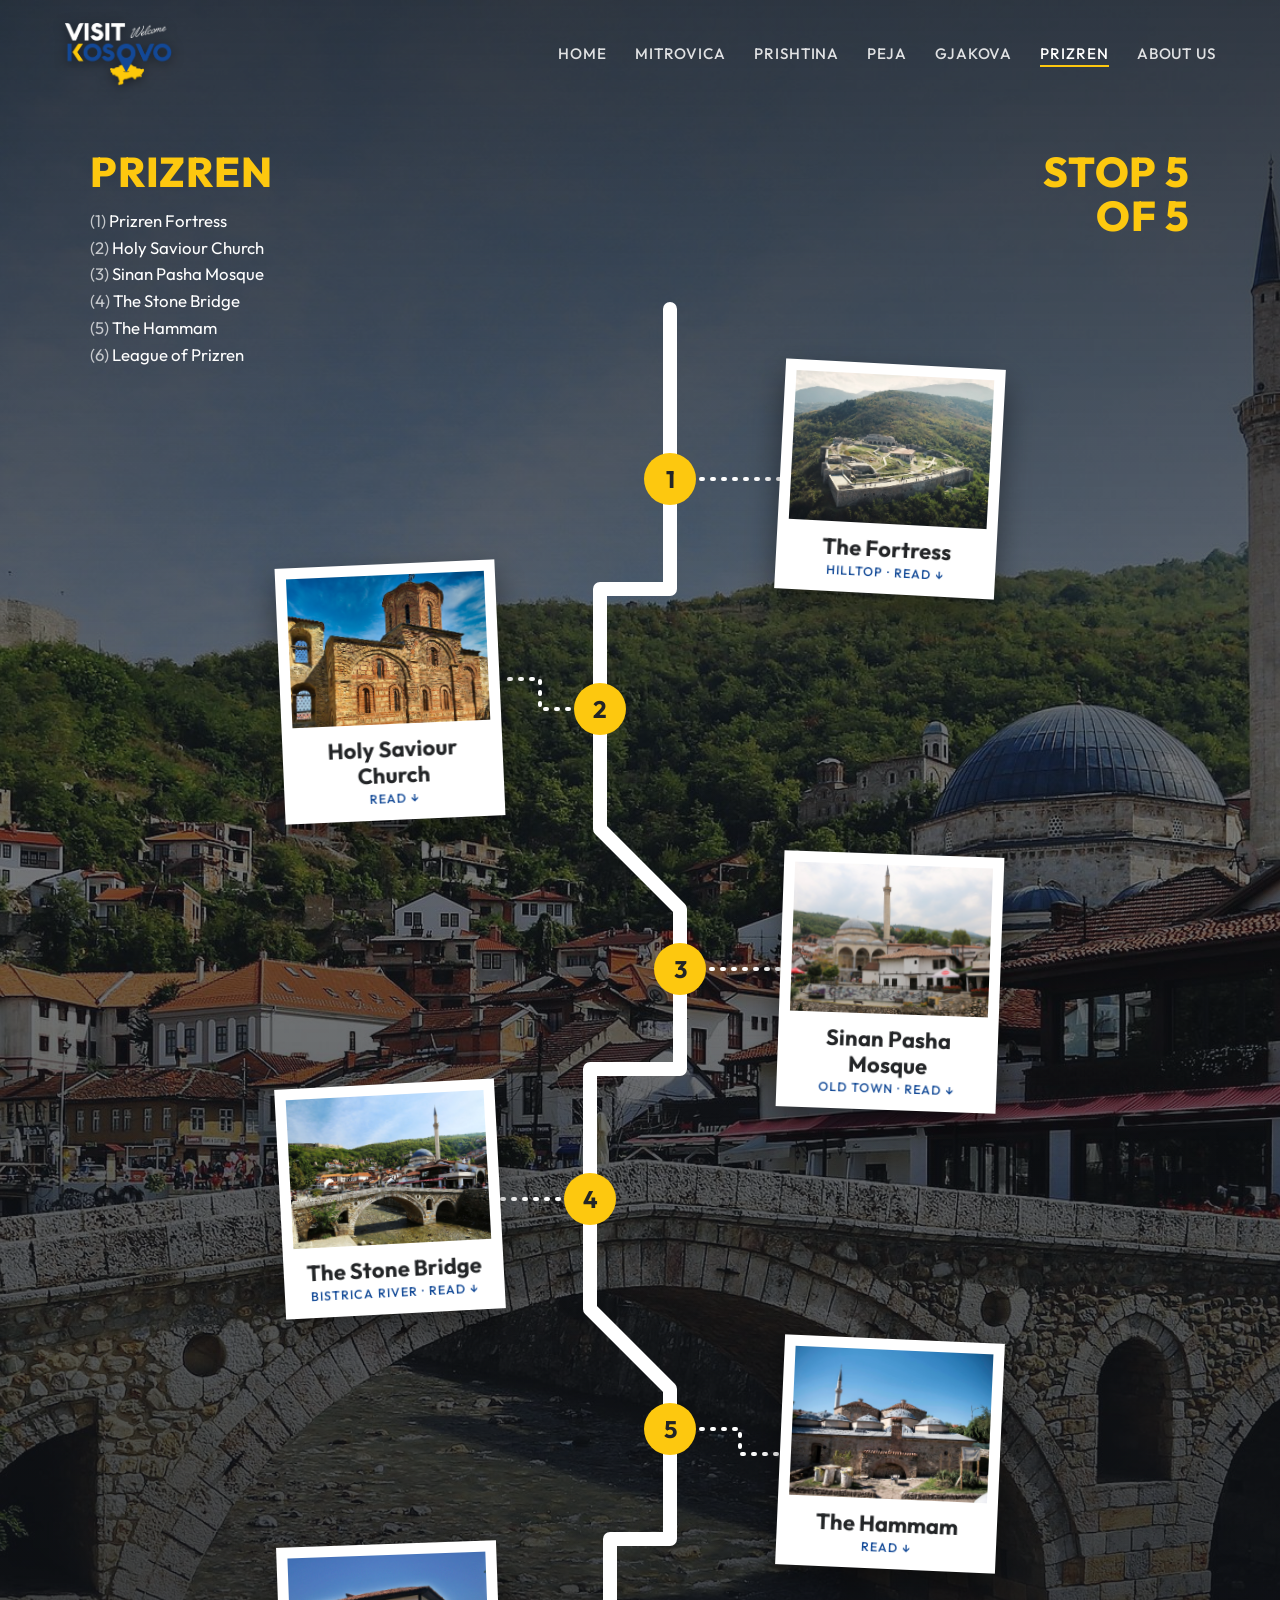
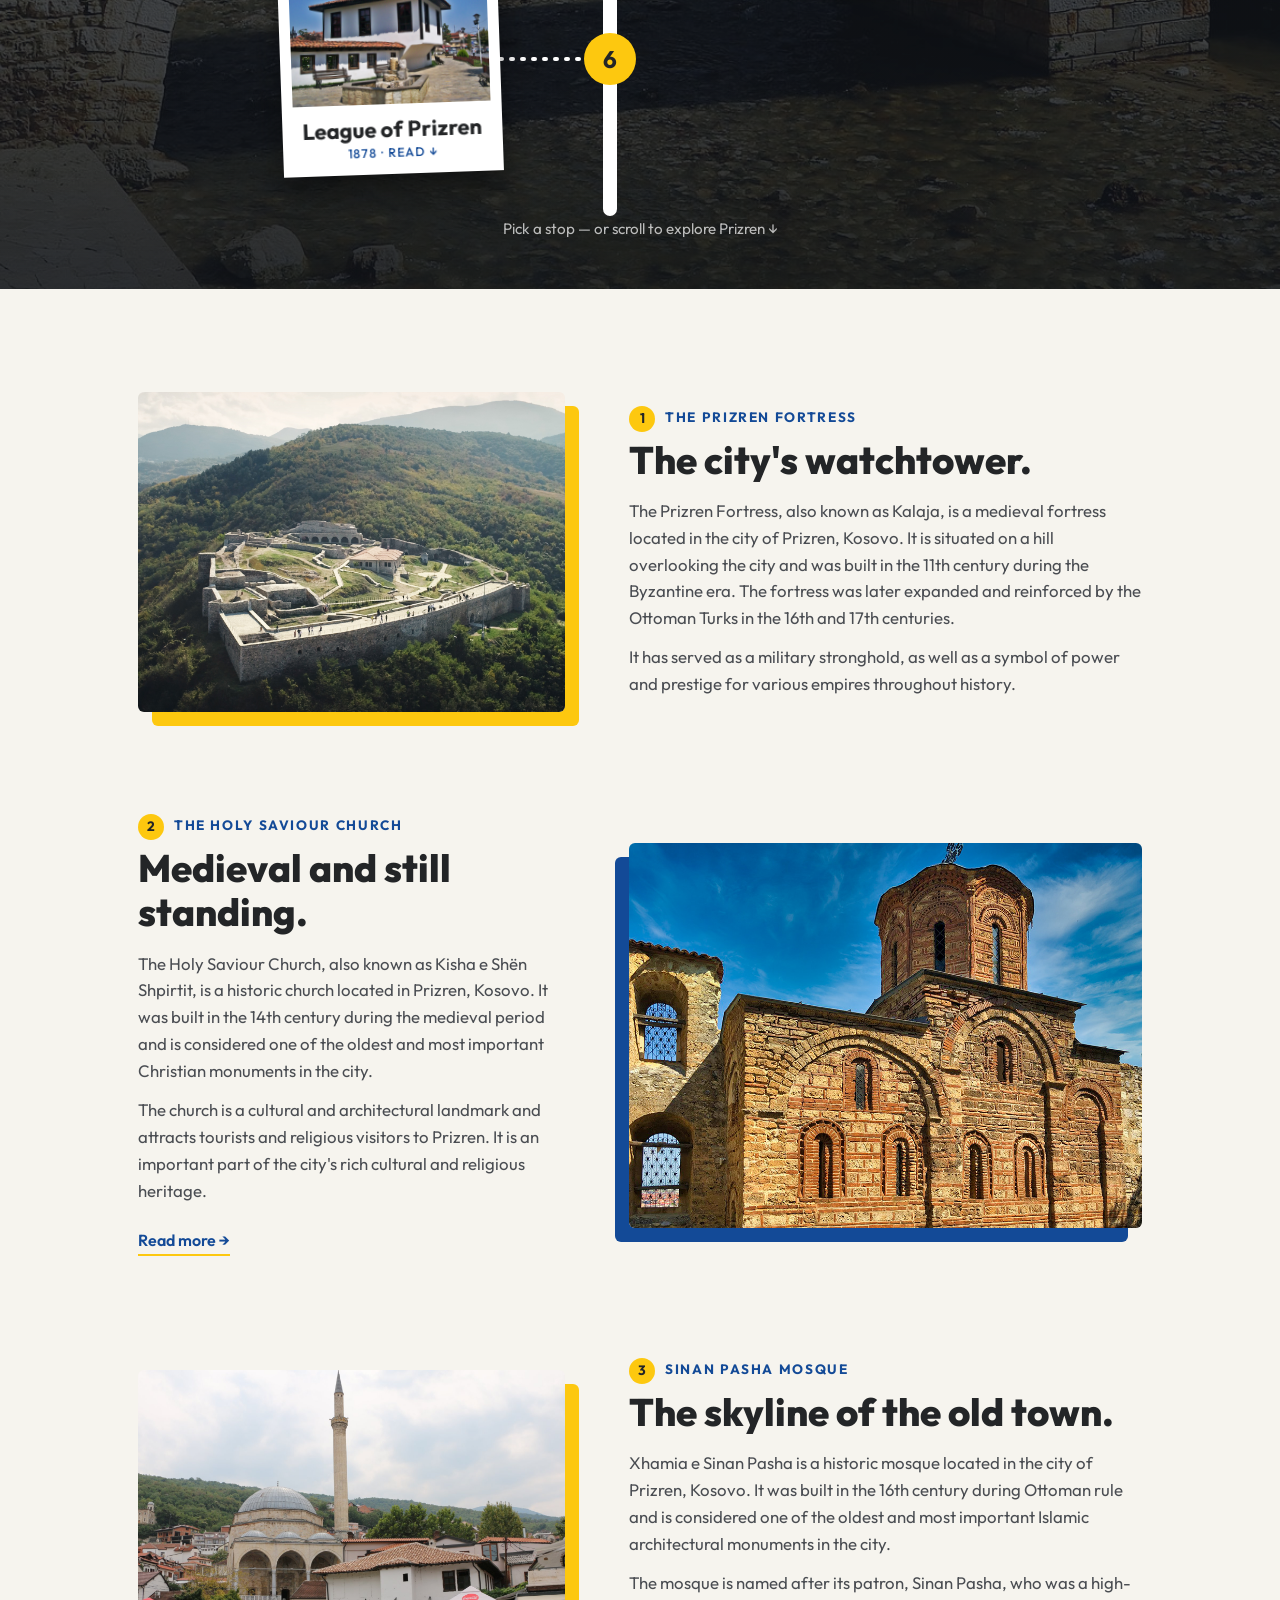
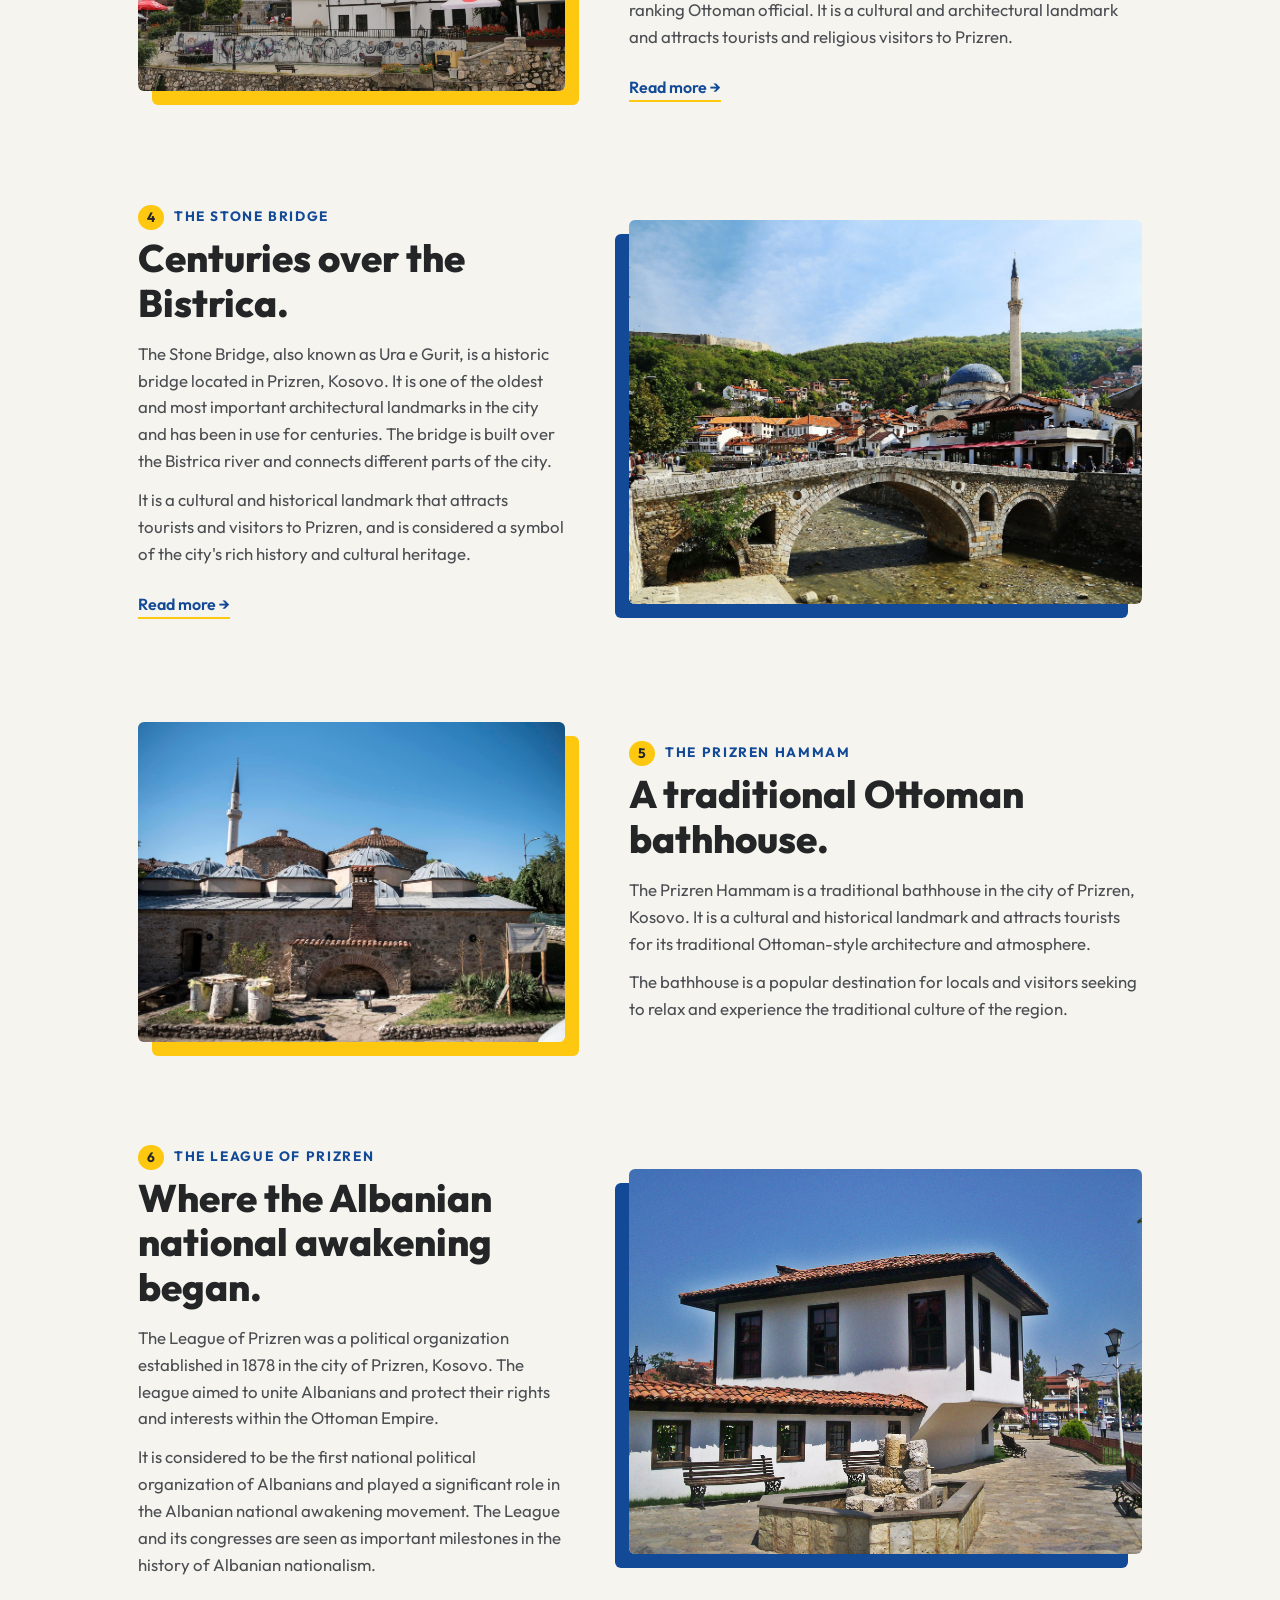
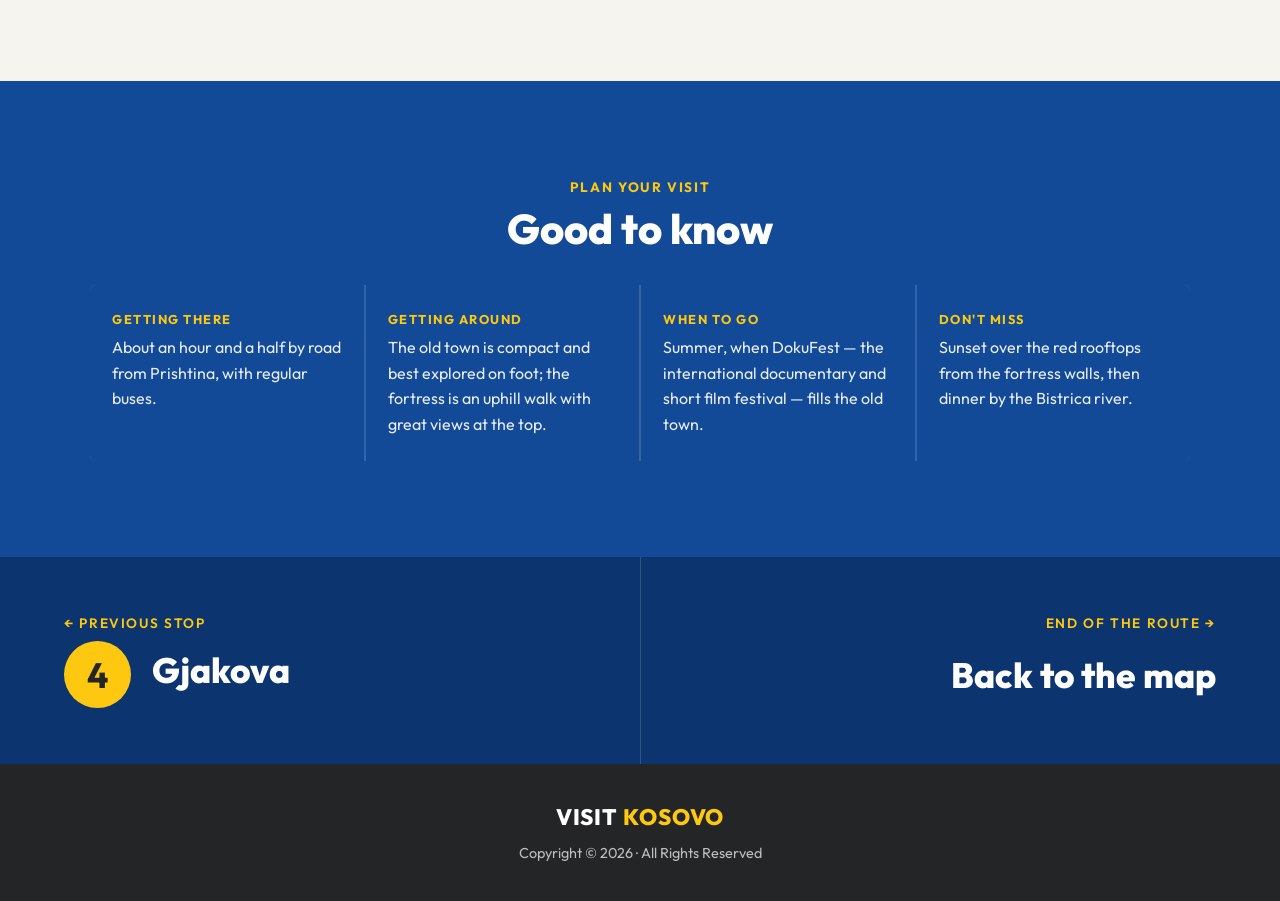
<file: prizren.html>
<!DOCTYPE html>
<html lang="en">
<head>
  <meta charset="UTF-8">
  <meta name="viewport" content="width=device-width, initial-scale=1.0">
  <title>Prizren | Visit Kosovo</title>
  <link rel="preconnect" href="https://fonts.googleapis.com">
  <link rel="preconnect" href="https://fonts.gstatic.com" crossorigin>
  <link href="https://fonts.googleapis.com/css2?family=Outfit:wght@400;500;600;700;800&display=swap" rel="stylesheet">
  <link rel="stylesheet" href="site.css">
  <script src="site.js" defer></script>
  <link rel="icon" type="image/png" href="Photos/favicon-32x32.png" sizes="32x32">
</head>
<body>

  <header class="nav">
    <a href="index.html" class="logo"><img src="Photos/logo-light.png" alt="Visit Kosovo &ndash; home"></a>
    <button class="burger" type="button" aria-label="Open menu" aria-expanded="false" aria-controls="menu"><span></span><span></span><span></span></button>
    <nav id="menu">
      <ul>
        <li><a href="index.html">Home</a></li>
        <li><a href="mitrovica.html">Mitrovica</a></li>
        <li><a href="prishtina.html">Prishtina</a></li>
        <li><a href="peja.html">Peja</a></li>
        <li><a href="gjakova.html">Gjakova</a></li>
        <li><a href="prizren.html" class="active">Prizren</a></li>
        <li><a href="aboutus.html">About Us</a></li>
      </ul>
    </nav>
  </header>

  <!-- ============ CITY MAP HERO ============ -->
  <section class="hero" style="--hero-img: url('Photos/ura.jpg')">
    <div class="hero-head">
      <div>
        <h1>Prizren</h1>
        <ol class="legend">
          <li><a href="#fortress">Prizren Fortress</a></li>
          <li><a href="#holy-saviour">Holy Saviour Church</a></li>
          <li><a href="#sinan-pasha">Sinan Pasha Mosque</a></li>
          <li><a href="#stone-bridge">The Stone Bridge</a></li>
          <li><a href="#hammam">The Hammam</a></li>
          <li><a href="#league">League of Prizren</a></li>
        </ol>
      </div>
      <p class="hero-tag">Stop 5<br>of 5</p>
    </div>

    <!-- 1000 x 1480 map: --h on the stage must match the svg viewBox height -->
    <div class="stage" style="--h:1480">
      <svg class="route" viewBox="0 0 1000 1480" aria-hidden="true">
        <path class="road" pathLength="1000"
              d="M530,-20 V260 H460 V500 L540,580 V740 H450 V980 L530,1060 V1210 H470 V1480" />
        <path class="dots" d="M550,150 H640" />
        <path class="dots" d="M440,380 H400 V350 H360" />
        <path class="dots" d="M560,640 H640" />
        <path class="dots" d="M430,870 H360" />
        <path class="dots" d="M550,1100 H600 V1125 H640" />
        <path class="dots" d="M450,1330 H360" />
      </svg>

      <div class="stop">
        <span class="pin" style="--px:530; --py:150">1</span>
        <a class="card" href="#fortress" style="--x:640; --y:35; --tilt:3deg">
          <img src="Photos/kaleja.jpg" alt="Prizren Fortress on its hill">
          <span class="caption">The Fortress <small>Hilltop &middot; Read &darr;</small></span>
        </a>
      </div>

      <div class="stop">
        <span class="pin" style="--px:460; --py:380">2</span>
        <a class="card" href="#holy-saviour" style="--x:140; --y:235; --tilt:-2.5deg">
          <img src="Photos/churchh.jpg" alt="The Holy Saviour Church">
          <span class="caption">Holy Saviour Church <small>Read &darr;</small></span>
        </a>
      </div>

      <div class="stop">
        <span class="pin" style="--px:540; --py:640">3</span>
        <a class="card" href="#sinan-pasha" style="--x:640; --y:525; --tilt:2deg">
          <img src="Photos/sinan.jpg" alt="Sinan Pasha Mosque">
          <span class="caption">Sinan Pasha Mosque <small>Old Town &middot; Read &darr;</small></span>
        </a>
      </div>

      <div class="stop">
        <span class="pin" style="--px:450; --py:870">4</span>
        <a class="card" href="#stone-bridge" style="--x:140; --y:755; --tilt:-3deg">
          <img src="Photos/ura.jpg" alt="The Stone Bridge over the Bistrica river">
          <span class="caption">The Stone Bridge <small>Bistrica river &middot; Read &darr;</small></span>
        </a>
      </div>

      <div class="stop">
        <span class="pin" style="--px:530; --py:1100">5</span>
        <a class="card" href="#hammam" style="--x:640; --y:1010; --tilt:2.5deg">
          <img src="Photos/hamami1.jpg" alt="The Prizren Hammam">
          <span class="caption">The Hammam <small>Read &darr;</small></span>
        </a>
      </div>

      <div class="stop">
        <span class="pin" style="--px:470; --py:1330">6</span>
        <a class="card" href="#league" style="--x:140; --y:1215; --tilt:-2deg">
          <img src="Photos/lidhja.jpg" alt="The League of Prizren complex">
          <span class="caption">League of Prizren <small>1878 &middot; Read &darr;</small></span>
        </a>
      </div>
    </div>

    <p class="scroll-hint">Pick a stop &mdash; or <a href="#sights">scroll to explore Prizren &darr;</a></p>
  </section>

  <!-- ============ SIGHTS ============ -->
  <main class="features" id="sights">

    <article class="feature" id="fortress">
      <img src="Photos/kaleja.jpg" alt="Prizren Fortress on its hill">
      <div>
        <p class="eyebrow"><span class="num">1</span> The Prizren Fortress</p>
        <h2>The city's watchtower.</h2>
        <p>The Prizren Fortress, also known as Kalaja, is a medieval fortress located in the city of Prizren, Kosovo. It is situated on a hill overlooking the city and was built in the 11th century during the Byzantine era. The fortress was later expanded and reinforced by the Ottoman Turks in the 16th and 17th centuries.</p>
        <p>It has served as a military stronghold, as well as a symbol of power and prestige for various empires throughout history.</p>
      </div>
    </article>

    <article class="feature reverse" id="holy-saviour">
      <img src="Photos/churchh.jpg" alt="The Holy Saviour Church">
      <div>
        <p class="eyebrow"><span class="num">2</span> The Holy Saviour Church</p>
        <h2>Medieval and still standing.</h2>
        <p>The Holy Saviour Church, also known as Kisha e Shën Shpirtit, is a historic church located in Prizren, Kosovo. It was built in the 14th century during the medieval period and is considered one of the oldest and most important Christian monuments in the city.</p>
        <p>The church is a cultural and architectural landmark and attracts tourists and religious visitors to Prizren. It is an important part of the city's rich cultural and religious heritage.</p>
        <a class="more" href="https://en.wikipedia.org/wiki/Church_of_the_Holy_Saviour,_Prizren" target="_blank" rel="noopener">Read more &rarr;</a>
      </div>
    </article>

    <article class="feature" id="sinan-pasha">
      <img src="Photos/sinan.jpg" alt="Sinan Pasha Mosque">
      <div>
        <p class="eyebrow"><span class="num">3</span> Sinan Pasha Mosque</p>
        <h2>The skyline of the old town.</h2>
        <p>Xhamia e Sinan Pasha is a historic mosque located in the city of Prizren, Kosovo. It was built in the 16th century during Ottoman rule and is considered one of the oldest and most important Islamic architectural monuments in the city.</p>
        <p>The mosque is named after its patron, Sinan Pasha, who was a high-ranking Ottoman official. It is a cultural and architectural landmark and attracts tourists and religious visitors to Prizren.</p>
        <a class="more" href="https://en.wikipedia.org/wiki/Sinan_Pasha_Mosque_(Prizren)" target="_blank" rel="noopener">Read more &rarr;</a>
      </div>
    </article>

    <article class="feature reverse" id="stone-bridge">
      <img src="Photos/ura.jpg" alt="The Stone Bridge over the Bistrica river">
      <div>
        <p class="eyebrow"><span class="num">4</span> The Stone Bridge</p>
        <h2>Centuries over the Bistrica.</h2>
        <p>The Stone Bridge, also known as Ura e Gurit, is a historic bridge located in Prizren, Kosovo. It is one of the oldest and most important architectural landmarks in the city and has been in use for centuries. The bridge is built over the Bistrica river and connects different parts of the city.</p>
        <p>It is a cultural and historical landmark that attracts tourists and visitors to Prizren, and is considered a symbol of the city's rich history and cultural heritage.</p>
        <a class="more" href="https://en.wikipedia.org/wiki/Old_Stone_Bridge,_Prizren" target="_blank" rel="noopener">Read more &rarr;</a>
      </div>
    </article>

    <article class="feature" id="hammam">
      <img src="Photos/hamami1.jpg" alt="The Prizren Hammam">
      <div>
        <p class="eyebrow"><span class="num">5</span> The Prizren Hammam</p>
        <h2>A traditional Ottoman bathhouse.</h2>
        <p>The Prizren Hammam is a traditional bathhouse in the city of Prizren, Kosovo. It is a cultural and historical landmark and attracts tourists for its traditional Ottoman-style architecture and atmosphere.</p>
        <p>The bathhouse is a popular destination for locals and visitors seeking to relax and experience the traditional culture of the region.</p>
      </div>
    </article>

    <article class="feature reverse" id="league">
      <img src="Photos/lidhja.jpg" alt="The League of Prizren complex">
      <div>
        <p class="eyebrow"><span class="num">6</span> The League of Prizren</p>
        <h2>Where the Albanian national awakening began.</h2>
        <p>The League of Prizren was a political organization established in 1878 in the city of Prizren, Kosovo. The league aimed to unite Albanians and protect their rights and interests within the Ottoman Empire.</p>
        <p>It is considered to be the first national political organization of Albanians and played a significant role in the Albanian national awakening movement. The League and its congresses are seen as important milestones in the history of Albanian nationalism.</p>
      </div>
    </article>

  </main>

  <!-- ============ GOOD TO KNOW ============ -->
  <section class="facts-wrap">
    <div class="section-head">
      <p class="eyebrow">Plan your visit</p>
      <h2>Good to know</h2>
    </div>
    <ul class="facts">
      <li><strong>Getting there</strong><span>About an hour and a half by road from Prishtina, with regular buses.</span></li>
      <li><strong>Getting around</strong><span>The old town is compact and best explored on foot; the fortress is an uphill walk with great views at the top.</span></li>
      <li><strong>When to go</strong><span>Summer, when DokuFest &mdash; the international documentary and short film festival &mdash; fills the old town.</span></li>
      <li><strong>Don't miss</strong><span>Sunset over the red rooftops from the fortress walls, then dinner by the Bistrica river.</span></li>
    </ul>
  </section>

  <!-- ============ CONTINUE THE ROUTE ============ -->
  <nav class="next-stops" aria-label="Other cities">
    <a href="gjakova.html" class="prev">
      <span class="dir">&larr; Previous stop</span>
      <span class="city"><span class="num">4</span> Gjakova</span>
    </a>
    <a href="index.html" class="next">
      <span class="dir">End of the route &rarr;</span>
      <span class="city">Back to the map</span>
    </a>
  </nav>

  <footer class="footer">
    <a href="index.html" class="brand">Visit <span>Kosovo</span></a>
    <p>Copyright &copy; 2026 &middot; All Rights Reserved</p>
  </footer>

</body>
</html>
</file>
<file: site.css>
/* ===== Visit Kosovo — home ===== */
:root {
  --blue: #134a97;
  --yellow: #fdc80f;
  --ink: #232527;
  --paper: #f6f4ee;
  --white: #ffffff;
  --font: 'Outfit', 'Gill Sans', Calibri, 'Trebuchet MS', sans-serif;
}

* { box-sizing: border-box; margin: 0; padding: 0; }

html { scroll-behavior: smooth; }

body {
  font-family: var(--font);
  color: var(--ink);
  background: var(--paper);
  line-height: 1.6;
}

img { display: block; max-width: 100%; }
a { color: inherit; text-decoration: none; }

/* ---------- Brand / nav ---------- */
.brand {
  font-weight: 800;
  font-size: 1.4rem;
  text-transform: uppercase;
  letter-spacing: 0.04em;
  color: var(--white);
}
.brand span { color: var(--yellow); }

.nav {
  position: absolute;
  inset: 0 0 auto 0;
  z-index: 10;
  display: flex;
  align-items: center;
  justify-content: space-between;
  flex-wrap: wrap;
  gap: 12px 32px;
  padding: 22px clamp(16px, 5vw, 64px);
}

/* original logo (transparent); light version has the black lettering in white */
.logo {
  display: block;
  transition: translate 0.2s;
}
.logo:hover { translate: 0 -2px; }
.logo img {
  height: 64px;
  width: auto;
  filter: drop-shadow(0 2px 6px rgba(0, 0, 0, 0.5));
}

.nav ul { display: flex; flex-wrap: wrap; gap: 6px 28px; list-style: none; }

.nav ul a {
  position: relative;
  color: rgba(255, 255, 255, 0.85);
  font-weight: 500;
  font-size: 0.95rem;
  text-transform: uppercase;
  letter-spacing: 0.06em;
  transition: color 0.2s;
}
.nav ul a::after {
  content: '';
  position: absolute;
  left: 0; bottom: -4px;
  width: 0; height: 2px;
  background: var(--yellow);
  transition: width 0.3s;
}
.nav ul a:hover,
.nav a.active { color: var(--white); }
.nav ul a:hover::after,
.nav a.active::after { width: 100%; }

/* ---------- Burger menu (small screens) ---------- */
.burger {
  display: none;
  position: relative;
  z-index: 2;
  width: 48px;
  height: 48px;
  padding: 0;
  border: 0;
  border-radius: 50%;
  background: transparent;
  cursor: pointer;
  flex-direction: column;
  justify-content: center;
  align-items: center;
  gap: 6px;
}
.burger span {
  display: block;
  width: 26px;
  height: 3px;
  border-radius: 2px;
  background: var(--white);
  transition: translate 0.3s, rotate 0.3s, opacity 0.2s;
}
.burger:focus-visible { outline: 3px solid var(--yellow); outline-offset: 2px; }
.nav.open .burger span:nth-child(1) { translate: 0 9px; rotate: 45deg; }
.nav.open .burger span:nth-child(2) { opacity: 0; }
.nav.open .burger span:nth-child(3) { translate: 0 -9px; rotate: -45deg; }

@media (max-width: 1100px) {
  .nav { flex-wrap: nowrap; }
  .logo { position: relative; z-index: 2; }
  .burger { display: flex; }

  /* the menu becomes a full-screen overlay */
  .nav nav {
    position: fixed;
    inset: 0;
    z-index: 1;
    display: grid;
    place-items: center;
    background: rgba(23, 25, 28, 0.97);
    opacity: 0;
    visibility: hidden;
    transition: opacity 0.3s, visibility 0.3s;
  }
  .nav.open nav { opacity: 1; visibility: visible; }
  .nav.open .burger { position: fixed; top: 22px; right: 16px; }
  .nav.open .logo { position: fixed; top: 22px; left: 16px; }

  .nav nav ul {
    flex-direction: column;
    align-items: center;
    gap: 28px;
  }
  .nav nav ul a { font-size: 1.6rem; font-weight: 700; letter-spacing: 0.08em; }
  .nav nav ul li {
    opacity: 0;
    translate: 0 12px;
    transition: opacity 0.3s, translate 0.3s;
  }
  .nav.open nav ul li { opacity: 1; translate: 0 0; }
  .nav.open nav ul li:nth-child(2) { transition-delay: 0.05s; }
  .nav.open nav ul li:nth-child(3) { transition-delay: 0.1s; }
  .nav.open nav ul li:nth-child(4) { transition-delay: 0.15s; }
  .nav.open nav ul li:nth-child(5) { transition-delay: 0.2s; }
  .nav.open nav ul li:nth-child(6) { transition-delay: 0.25s; }
  .nav.open nav ul li:nth-child(7) { transition-delay: 0.3s; }
}

/* ---------- Hero / city map ---------- */
.hero {
  position: relative;
  min-height: 100vh;
  padding: 150px clamp(16px, 5vw, 64px) 48px;
  color: var(--white);
  background:
    linear-gradient(180deg, rgba(15, 18, 24, 0.82) 0%, rgba(15, 18, 24, 0.55) 45%, rgba(15, 18, 24, 0.88) 100%),
    var(--hero-img, url("Photos/kosovo-5716101672_orig.jpg")) center / cover no-repeat;
  overflow: hidden;
}

.hero-head {
  max-width: 1100px;
  margin: 0 auto;
  display: flex;
  justify-content: space-between;
  align-items: flex-start;
  gap: 24px;
}

.hero h1,
.hero-tag {
  color: var(--yellow);
  font-weight: 800;
  text-transform: uppercase;
  font-size: clamp(1.6rem, 3.4vw, 2.6rem);
  line-height: 1.05;
  letter-spacing: 0.02em;
}
.hero-tag { text-align: right; }

.legend {
  margin-top: 14px;
  list-style: none;
  counter-reset: stop;
  font-size: 1.05rem;
}
.legend li { counter-increment: stop; }
.legend li::before { content: '(' counter(stop) ') '; opacity: 0.7; }
.legend a:hover { color: var(--yellow); }

/* The map stage: everything is placed in a 1000 x --h coordinate space (svg viewBox must match) */
.stage {
  position: relative;
  max-width: 1000px;
  margin: -40px auto 0;
  --h: 880;
  aspect-ratio: 1000 / var(--h);
  container-type: inline-size;
}

.route {
  position: absolute;
  inset: 0;
  width: 100%;
  height: 100%;
  overflow: visible;
}

.road {
  fill: none;
  stroke: var(--white);
  stroke-width: 14;
  stroke-linecap: round;
  stroke-linejoin: round;
  stroke-dasharray: 1000;
  stroke-dashoffset: 1000;
  animation: draw 2.2s 0.2s ease-out forwards;
}

.dots {
  fill: none;
  stroke: var(--white);
  stroke-width: 4;
  stroke-dasharray: 2 9;
  stroke-linecap: round;
  opacity: 0;
  animation: fade 0.6s 1.6s forwards;
}

.pin {
  position: absolute;
  left: calc(var(--px) / 1000 * 100%);
  top: calc(var(--py) / var(--h) * 100%);
  width: 5.2cqw;
  height: 5.2cqw;
  translate: -50% -50%;
  display: grid;
  place-items: center;
  border-radius: 50%;
  background: var(--yellow);
  color: var(--ink);
  font-weight: 700;
  font-size: 2.4cqw;
  box-shadow: 0 0 0 0 rgba(253, 200, 15, 0.6);
  animation: pop 0.4s backwards, pulse 2.4s 2.4s infinite;
  transition: scale 0.25s;
  z-index: 2;
}
.stop:nth-child(2) .pin { animation-delay: 0.6s, 2.4s; }
.stop:nth-child(3) .pin { animation-delay: 1.1s, 2.8s; }
.stop:nth-child(4) .pin { animation-delay: 1.6s, 3.2s; }
.stop:nth-child(5) .pin { animation-delay: 2.0s, 3.6s; }
.stop:nth-child(6) .pin { animation-delay: 2.3s, 4.0s; }
.stop:nth-child(7) .pin { animation-delay: 2.6s, 4.4s; }

.card {
  display: block;
  position: absolute;
  left: calc(var(--x) / 1000 * 100%);
  top: calc(var(--y) / var(--h) * 100%);
  width: 22cqw;
  padding: 1.1cqw 1.1cqw 0;
  background: var(--white);
  color: var(--ink);
  rotate: var(--tilt, 0deg);
  box-shadow: 0 1.5cqw 3cqw rgba(0, 0, 0, 0.45);
  transition: rotate 0.3s, translate 0.3s, box-shadow 0.3s;
  animation: fade 0.6s 1.2s both;
  z-index: 3;
}
.card img {
  width: 100%;
  aspect-ratio: 4 / 3;
  object-fit: cover;
}
.caption {
  display: block;
  padding: 1.2cqw 0 1.4cqw;
  text-align: center;
  font-weight: 700;
  font-size: 2.2cqw;
  line-height: 1.2;
}
.caption small {
  display: block;
  margin-top: 0.3cqw;
  font-weight: 500;
  font-size: 1.25cqw;
  color: var(--blue);
  text-transform: uppercase;
  letter-spacing: 0.08em;
}

.card:hover,
.card:focus-visible {
  rotate: 0deg;
  translate: 0 -1cqw;
  box-shadow: 0 2.5cqw 4cqw rgba(0, 0, 0, 0.55);
  outline: none;
}
.card:focus-visible { box-shadow: 0 0 0 4px var(--yellow), 0 2.5cqw 4cqw rgba(0, 0, 0, 0.55); }
.stop:has(.card:hover) .pin,
.stop:has(.card:focus-visible) .pin { scale: 1.25; }

.scroll-hint {
  text-align: center;
  margin-top: 8px;
  font-size: 0.95rem;
  color: rgba(255, 255, 255, 0.7);
}

@keyframes draw  { to { stroke-dashoffset: 0; } }
@keyframes fade  { from { opacity: 0; } to { opacity: 1; } }
@keyframes pop   { from { scale: 0; } to { scale: 1; } }
@keyframes pulse {
  0%   { box-shadow: 0 0 0 0 rgba(253, 200, 15, 0.6); }
  70%  { box-shadow: 0 0 0 2cqw rgba(253, 200, 15, 0); }
  100% { box-shadow: 0 0 0 0 rgba(253, 200, 15, 0); }
}

/* ---------- Mobile: map turns into a vertical route ---------- */
@media (max-width: 720px) {
  .logo img { height: 48px; }
  .hero { padding-top: 120px; }
  .stage {
    aspect-ratio: auto;
    margin-top: 32px;
    display: flex;
    flex-direction: column;
    gap: 36px;
    padding-left: 56px;
  }
  .stage::before {           /* the road */
    content: '';
    position: absolute;
    left: 18px; top: -10px; bottom: -10px;
    width: 8px;
    border-radius: 4px;
    background: var(--white);
  }
  .route { display: none; }
  .stop { position: relative; }
  .pin {
    left: -56px; top: 50%;
    translate: 0 -50%;
    width: 44px; height: 44px;
    font-size: 1.1rem;
  }
  .card {
    position: relative;
    left: auto; top: auto;
    width: 100%;
    max-width: 340px;
    padding: 10px 10px 0;
    box-shadow: 0 10px 24px rgba(0, 0, 0, 0.45);
  }
  .caption { font-size: 1.25rem; padding: 10px 0 12px; }
  .caption small { font-size: 0.75rem; margin-top: 2px; }
  .card:hover, .card:focus-visible { translate: 0 -4px; }
}

/* ---------- Feature sections ---------- */
.features {
  max-width: 1100px;
  margin: 0 auto;
  padding: clamp(56px, 8vw, 110px) clamp(16px, 5vw, 48px);
  display: grid;
  gap: clamp(56px, 8vw, 110px);
}

.feature {
  display: grid;
  grid-template-columns: 5fr 6fr;
  align-items: center;
  gap: clamp(28px, 5vw, 64px);
}
.feature.reverse img { order: 2; }

.feature img {
  width: 100%;
  aspect-ratio: 4 / 3;
  object-fit: cover;
  border-radius: 6px;
  box-shadow: 14px 14px 0 var(--yellow);
}
.feature.reverse img { box-shadow: -14px 14px 0 var(--blue); }

.eyebrow {
  color: var(--blue);
  font-weight: 700;
  font-size: 0.85rem;
  letter-spacing: 0.12em;
  text-transform: uppercase;
}

.feature h2 {
  margin: 6px 0 16px;
  font-size: clamp(1.7rem, 3.2vw, 2.4rem);
  font-weight: 800;
  line-height: 1.15;
}

.feature p + p { margin-top: 12px; }
.feature div > p:not(.eyebrow) { color: #4a4d52; font-size: 1.05rem; }

@media (max-width: 800px) {
  .feature { grid-template-columns: 1fr; }
  .feature.reverse img { order: 0; }
}

.feature { scroll-margin-top: 32px; }

/* yellow numbered dot, matches the map pins */
.num {
  display: inline-grid;
  place-items: center;
  width: 1.9em;
  height: 1.9em;
  margin-right: 0.4em;
  border-radius: 50%;
  background: var(--yellow);
  color: var(--ink);
  font-weight: 700;
  letter-spacing: 0;
  vertical-align: middle;
}

/* ---------- City intro ---------- */
.intro {
  max-width: 760px;
  margin: 0 auto;
  padding: clamp(56px, 8vw, 100px) clamp(16px, 5vw, 48px) 0;
  text-align: center;
}
.intro h2 {
  margin: 8px 0 20px;
  font-size: clamp(2rem, 4.2vw, 3rem);
  font-weight: 800;
  line-height: 1.1;
}
.intro p:not(.eyebrow) { color: #4a4d52; font-size: 1.12rem; }
.intro p + p { margin-top: 12px; }

.more {
  display: inline-block;
  margin-top: 24px;
  color: var(--blue);
  font-weight: 600;
  border-bottom: 2px solid var(--yellow);
  transition: color 0.2s;
}
.more:hover { color: var(--ink); }

/* ---------- Continue the route ---------- */
.next-stops {
  display: grid;
  grid-template-columns: 1fr 1fr;
  background: #0c3570;
  color: var(--white);
}
.next-stops a {
  display: grid;
  gap: 6px;
  padding: clamp(28px, 5vw, 56px) clamp(16px, 5vw, 64px);
  transition: background 0.25s;
}
.next-stops a:hover { background: rgba(255, 255, 255, 0.08); }
.next-stops .next { text-align: right; border-left: 1px solid rgba(255, 255, 255, 0.15); }
.next-stops .dir {
  font-size: 0.85rem;
  font-weight: 600;
  letter-spacing: 0.12em;
  text-transform: uppercase;
  color: var(--yellow);
}
.next-stops .city { font-size: clamp(1.4rem, 3vw, 2.2rem); font-weight: 800; }

@media (max-width: 560px) {
  .next-stops { grid-template-columns: 1fr; }
  .next-stops .next { border-left: 0; border-top: 1px solid rgba(255, 255, 255, 0.15); }
}

/* ---------- Short hero (pages without a map) ---------- */
.hero-short {
  min-height: 0;
  padding-top: 170px;
  padding-bottom: clamp(56px, 8vw, 96px);
}
.hero-short h1 { font-size: clamp(2.4rem, 6vw, 4.2rem); }
.hero-sub {
  margin-top: 10px;
  font-size: clamp(1.05rem, 2vw, 1.3rem);
  color: rgba(255, 255, 255, 0.85);
}

.feature.about img {
  aspect-ratio: auto;
  object-fit: contain;
  background: var(--white);
}
.feature.about { align-items: start; }

/* ---------- Start-the-route strip ---------- */
.strip-wrap {
  background: var(--ink);
  color: var(--white);
  text-align: center;
  padding: clamp(56px, 8vw, 96px) clamp(16px, 5vw, 48px);
}
.strip-wrap .eyebrow { color: var(--yellow); }
.strip-wrap h2 {
  margin: 6px 0 40px;
  font-size: clamp(1.8rem, 3.6vw, 2.6rem);
  font-weight: 800;
}

.strip {
  position: relative;
  max-width: 1100px;
  margin: 0 auto;
  display: grid;
  grid-template-columns: repeat(5, 1fr);
  gap: clamp(20px, 4vw, 48px);
}
.strip::before {                 /* the road through the pins */
  content: '';
  position: absolute;
  left: 0; right: 0; top: 18px;
  height: 6px;
  border-radius: 3px;
  background: var(--white);
}

.mini {
  position: relative;
  display: grid;
  justify-items: center;
  gap: 22px;
}
.mini .num { width: 42px; height: 42px; margin: 0; font-size: 1.1rem; }
.polaroid {
  display: block;
  width: 100%;
  padding: 10px 10px 0;
  background: var(--white);
  color: var(--ink);
  box-shadow: 0 12px 28px rgba(0, 0, 0, 0.5);
  rotate: -2deg;
  transition: rotate 0.3s, translate 0.3s;
}
.mini:nth-child(even) .polaroid { rotate: 2deg; }
.polaroid img { width: 100%; aspect-ratio: 4 / 3; object-fit: cover; }
.polaroid span { display: block; padding: 12px 0 14px; font-weight: 700; font-size: 1.2rem; }
.mini:hover .polaroid,
.mini:focus-visible .polaroid { rotate: 0deg; translate: 0 -6px; }
.mini:focus-visible { outline: none; }
.mini:focus-visible .polaroid { box-shadow: 0 0 0 4px var(--yellow); }

@media (max-width: 900px) {
  .strip { grid-template-columns: repeat(2, 1fr); max-width: 560px; row-gap: 40px; }
  .strip::before { display: none; }
}
@media (max-width: 520px) {
  .strip { grid-template-columns: 1fr; max-width: 320px; }
}

/* ---------- Section headings (day trips, good to know) ---------- */
.section-head {
  max-width: 1100px;
  margin: 0 auto 32px;
  text-align: center;
}
.section-head h2 {
  margin-top: 6px;
  font-size: clamp(1.8rem, 3.6vw, 2.6rem);
  font-weight: 800;
  line-height: 1.15;
}
.section-head p:not(.eyebrow) { margin-top: 10px; color: #4a4d52; }

/* ---------- Day trips ---------- */
.trips {
  padding: 0 clamp(16px, 5vw, 48px) clamp(56px, 8vw, 100px);
}
.trip-grid {
  max-width: 1100px;
  margin: 0 auto;
  display: grid;
  grid-template-columns: repeat(auto-fit, minmax(260px, 400px));
  justify-content: center;
  gap: clamp(20px, 3vw, 32px);
}
.trip {
  background: var(--white);
  border-radius: 6px;
  overflow: hidden;
  box-shadow: 0 8px 24px rgba(0, 0, 0, 0.08);
  display: flex;
  flex-direction: column;
}
.trip img { width: 100%; aspect-ratio: 3 / 2; object-fit: cover; }
.trip div { padding: 20px 22px 24px; display: flex; flex-direction: column; flex: 1; }
.trip .tag {
  align-self: flex-start;
  margin-bottom: 8px;
  padding: 3px 10px;
  border-radius: 99px;
  background: var(--yellow);
  color: var(--ink);
  font-size: 0.75rem;
  font-weight: 700;
  letter-spacing: 0.08em;
  text-transform: uppercase;
}
.trip h3 { font-size: 1.3rem; font-weight: 800; line-height: 1.2; margin-bottom: 8px; }
.trip p { color: #4a4d52; }
.trip .more { margin-top: auto; padding-top: 14px; align-self: flex-start; border-bottom: 0; }
.trip .more span { border-bottom: 2px solid var(--yellow); }

/* ---------- Good to know ---------- */
.facts-wrap {
  background: var(--blue);
  color: var(--white);
  padding: clamp(56px, 8vw, 96px) clamp(16px, 5vw, 48px);
}
.facts-wrap .section-head .eyebrow { color: var(--yellow); }
.facts-wrap .section-head p:not(.eyebrow) { color: rgba(255, 255, 255, 0.8); }
.facts {
  max-width: 1100px;
  margin: 0 auto;
  display: flex;
  flex-wrap: wrap;
  gap: 2px;
  background: rgba(255, 255, 255, 0.15);
  border-radius: 6px;
  overflow: hidden;
  list-style: none;
}
.facts li { flex: 1 1 220px; background: var(--blue); padding: 24px 22px; }
.facts strong {
  display: block;
  margin-bottom: 6px;
  color: var(--yellow);
  font-size: 0.8rem;
  letter-spacing: 0.12em;
  text-transform: uppercase;
}
.facts span { color: rgba(255, 255, 255, 0.9); }

/* ---------- Photo credits ---------- */
.credits {
  max-width: 1100px;
  margin: 0 auto;
  padding: 24px clamp(16px, 5vw, 48px) 40px;
  font-size: 0.78rem;
  color: #6b6e73;
}
.credits summary { cursor: pointer; font-weight: 600; }
.credits ul { margin-top: 8px; padding-left: 18px; display: grid; gap: 2px; }
.credits a { text-decoration: underline; }

/* ---------- Footer ---------- */
.footer {
  background: var(--ink);
  color: rgba(255, 255, 255, 0.7);
  text-align: center;
  padding: 36px 16px;
  display: grid;
  gap: 6px;
  font-size: 0.9rem;
}

/* ---------- Respect reduced motion ---------- */
@media (prefers-reduced-motion: reduce) {
  *, *::before, *::after { animation: none !important; transition: none !important; }
  .road { stroke-dashoffset: 0; }
  .dots { opacity: 1; }
}
</file>
